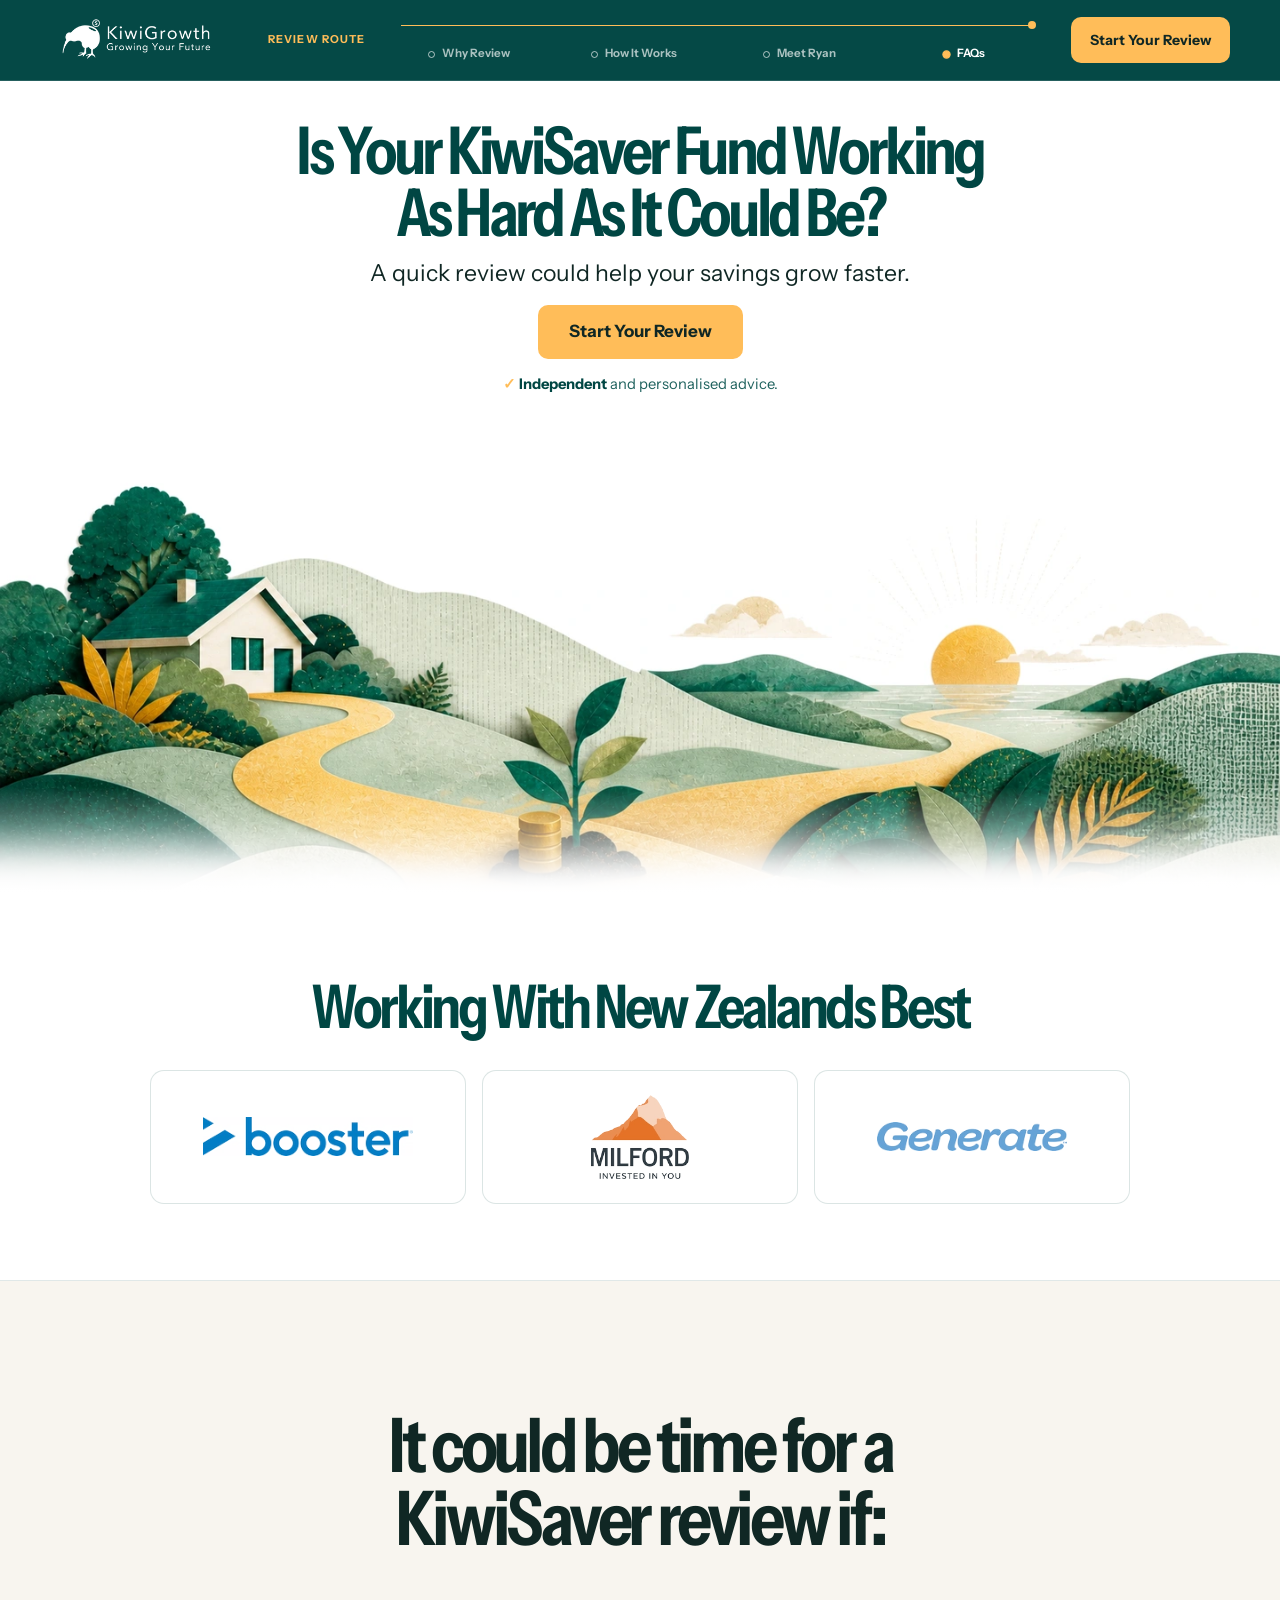
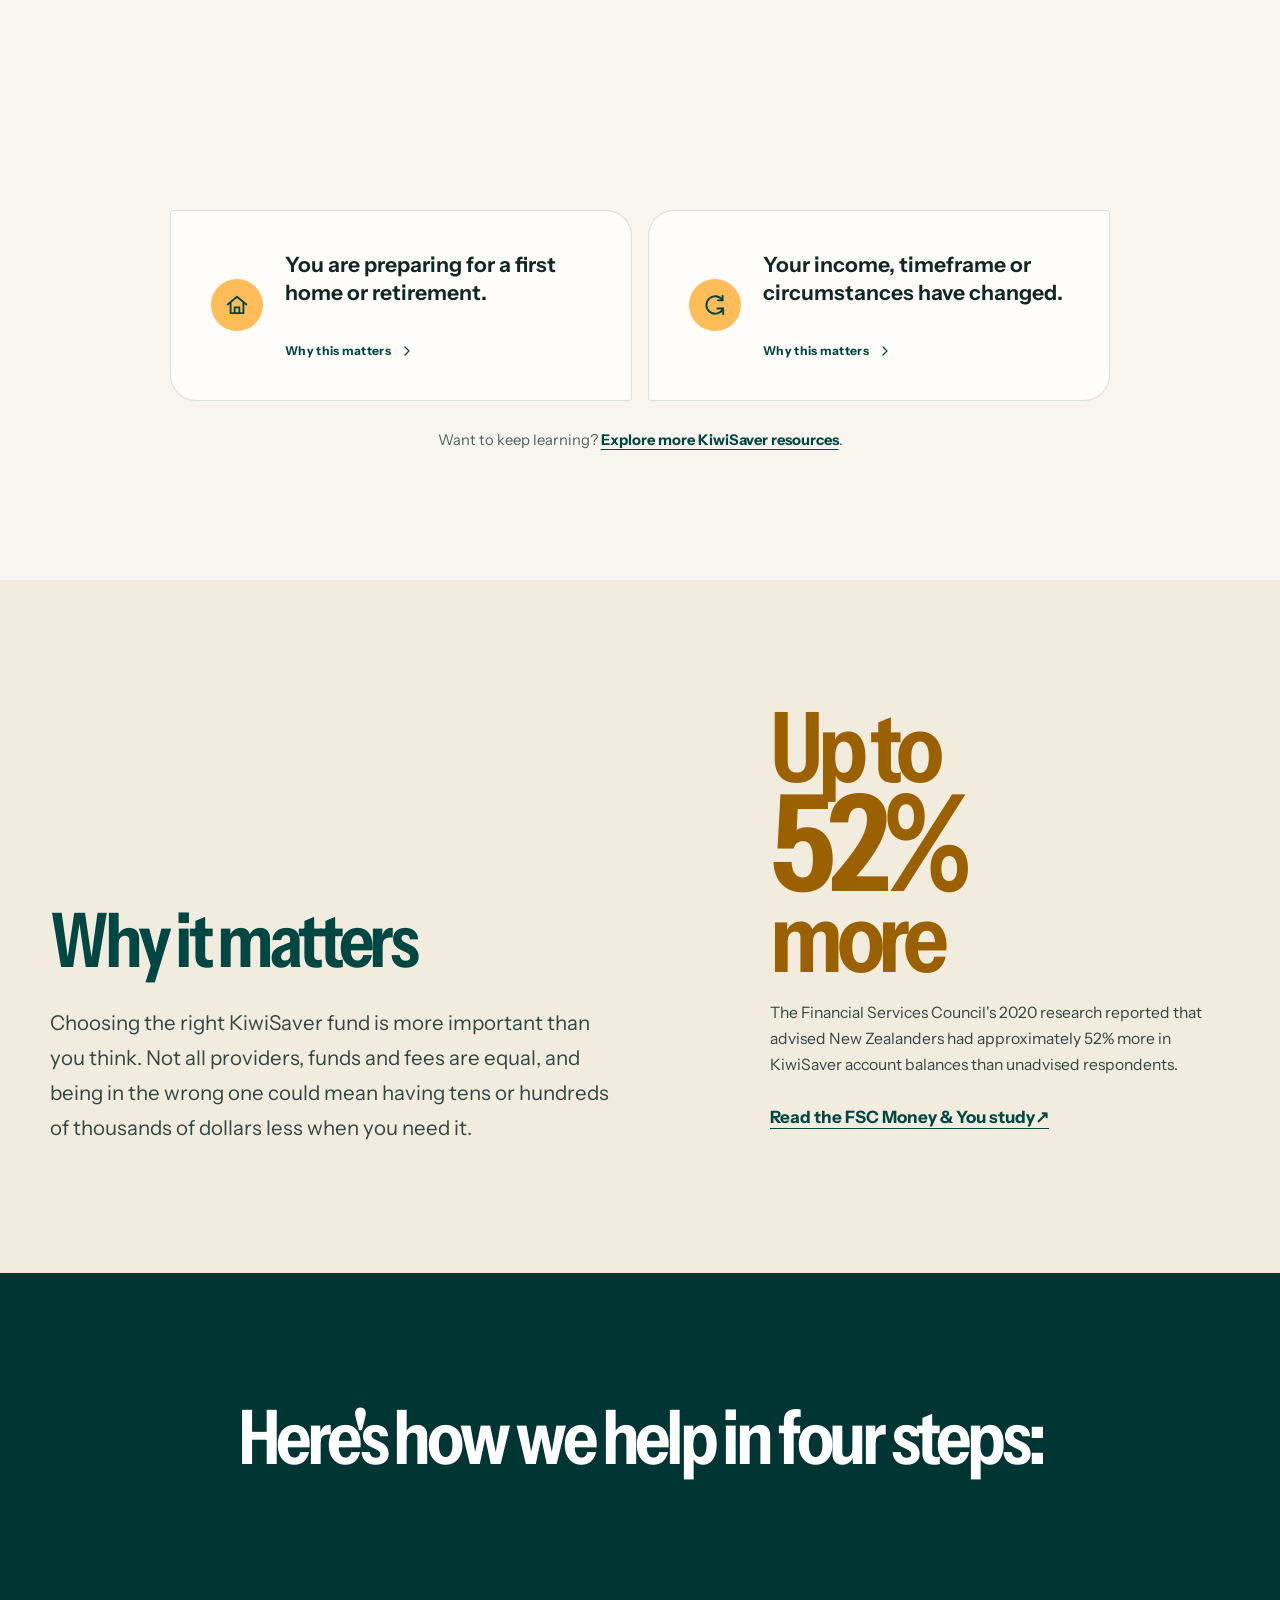
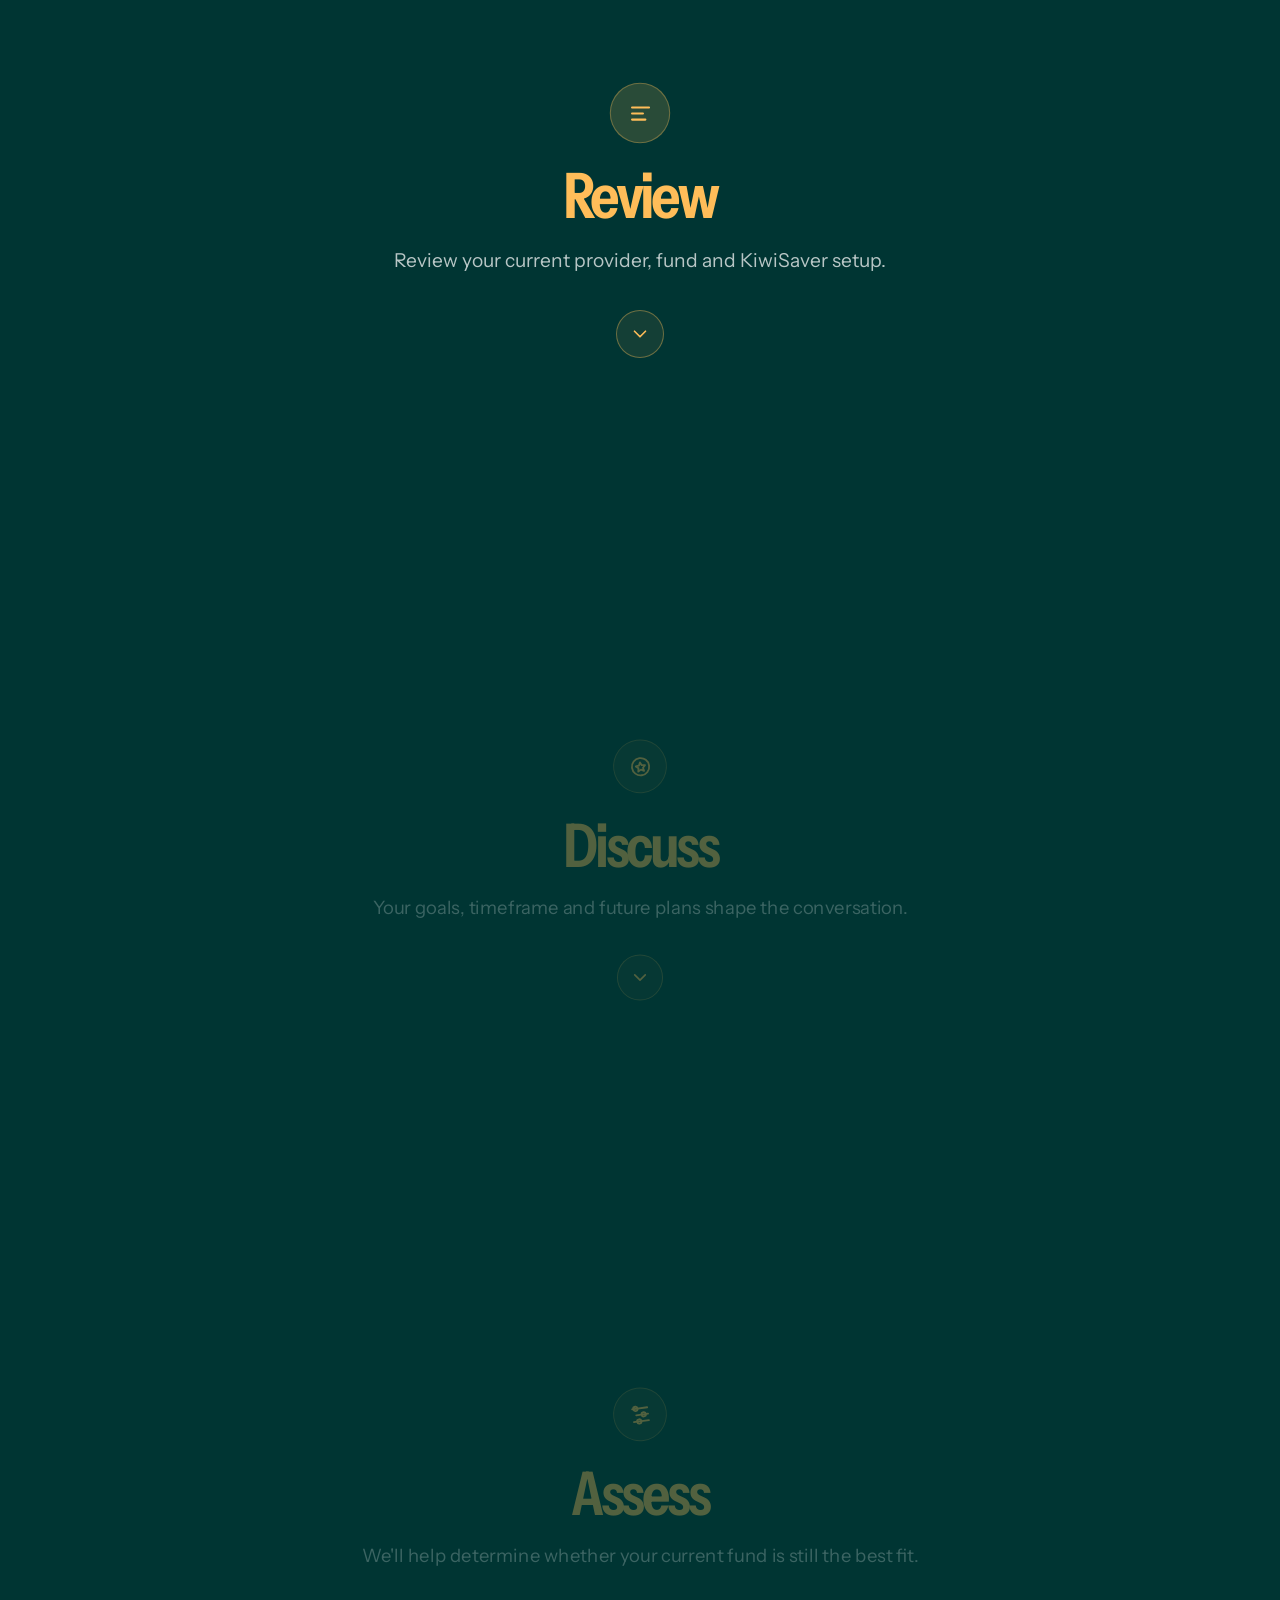
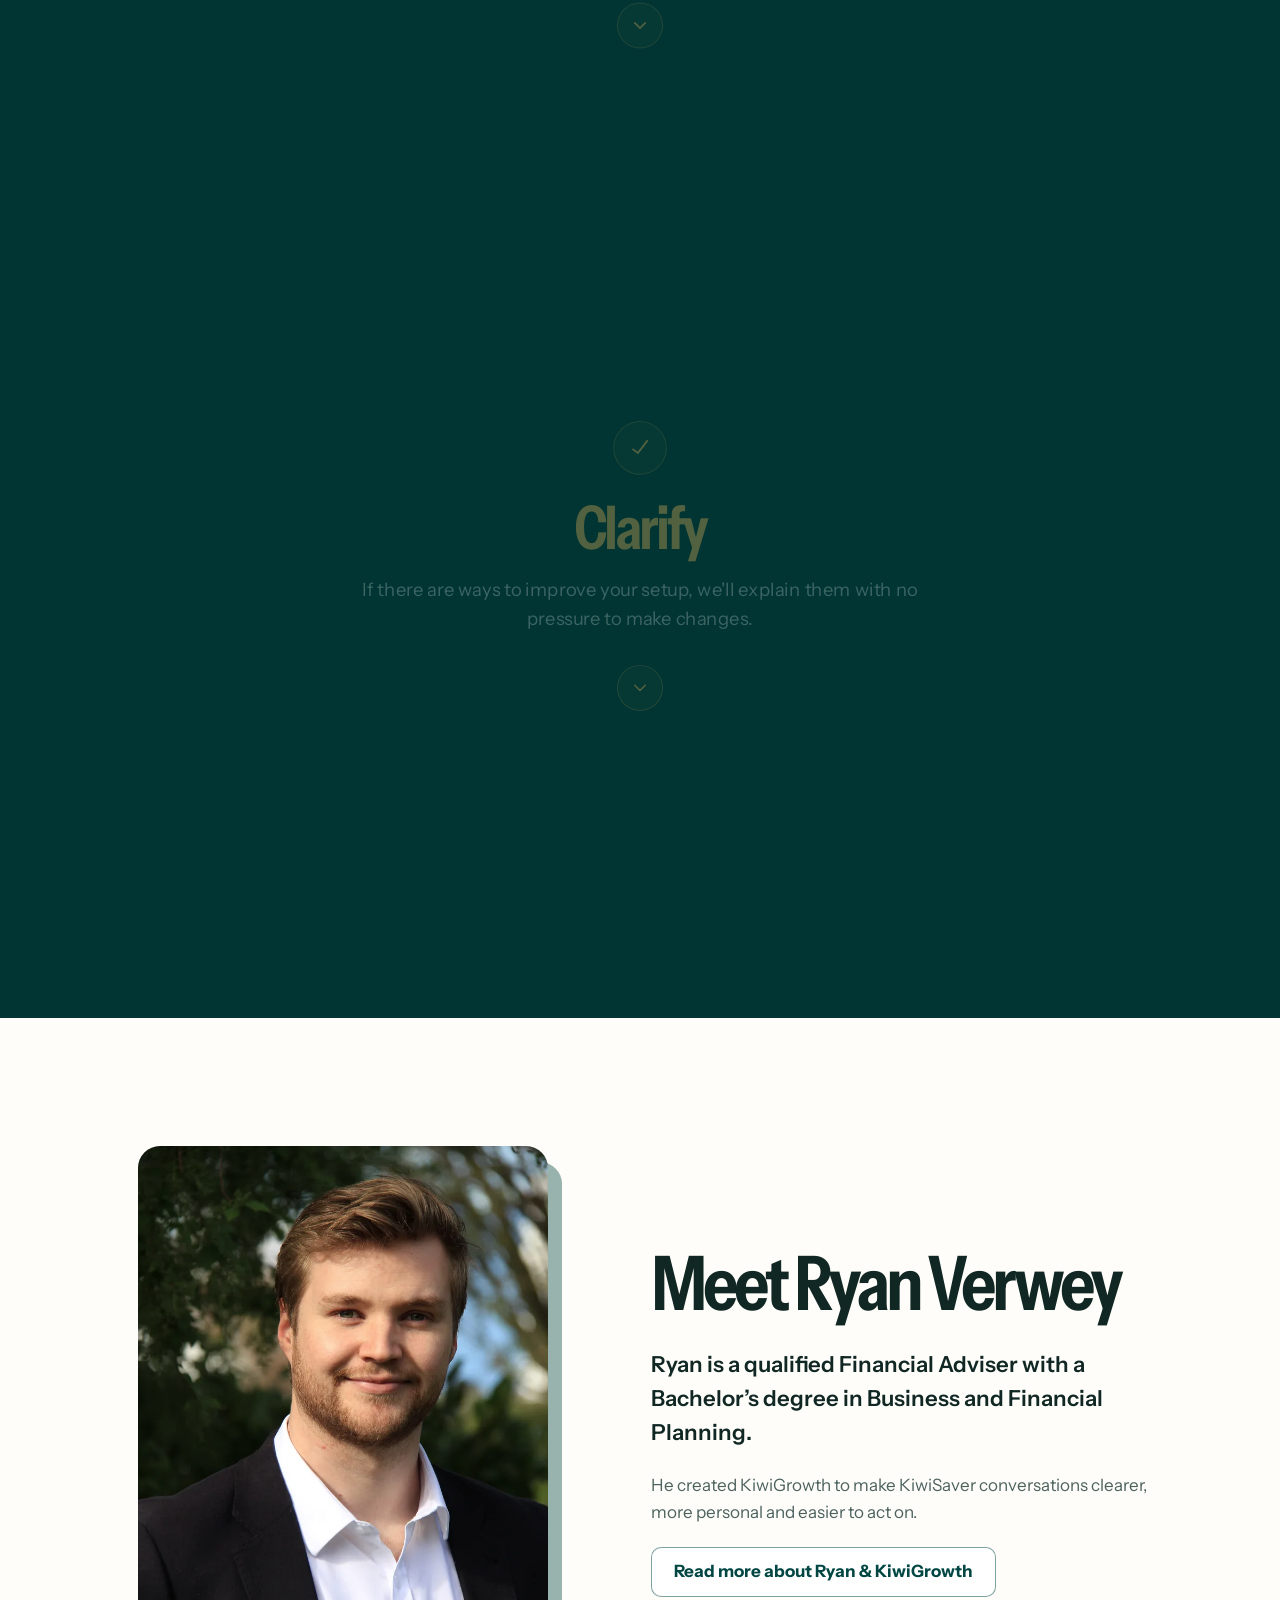
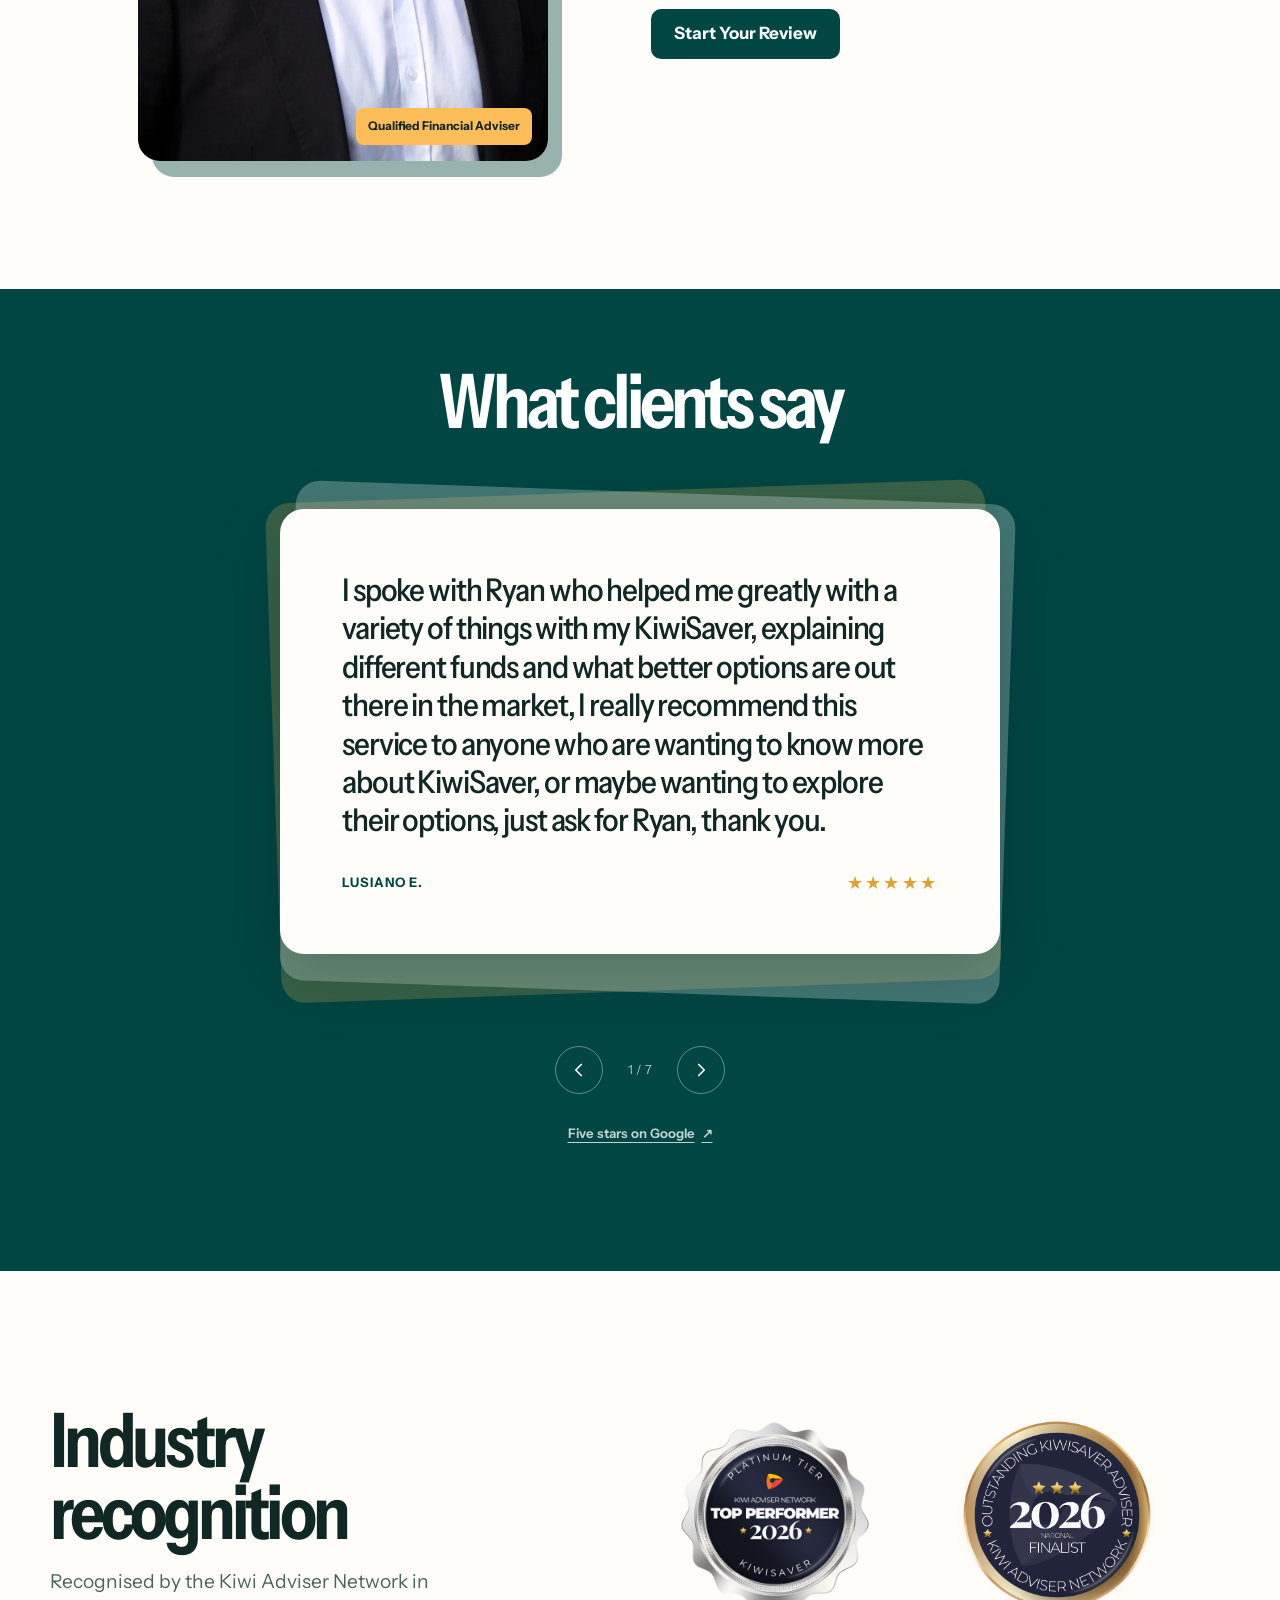
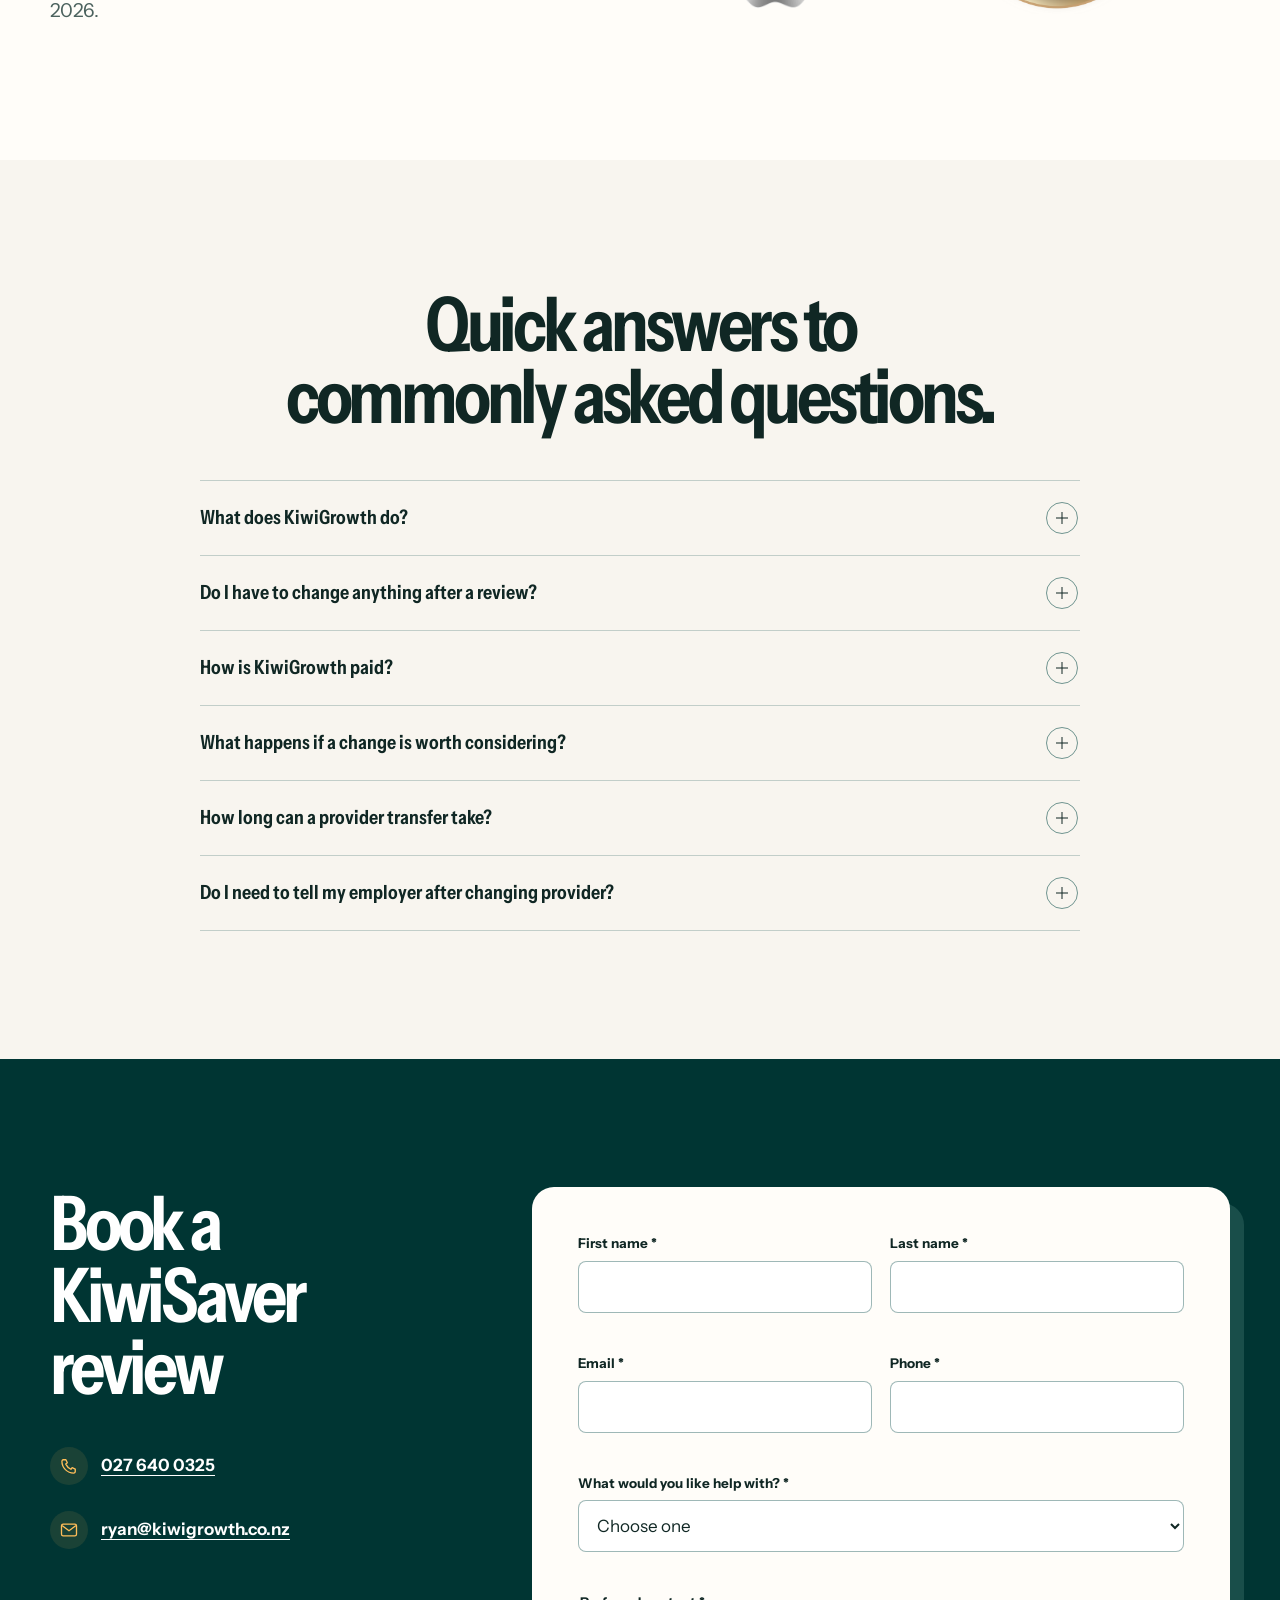
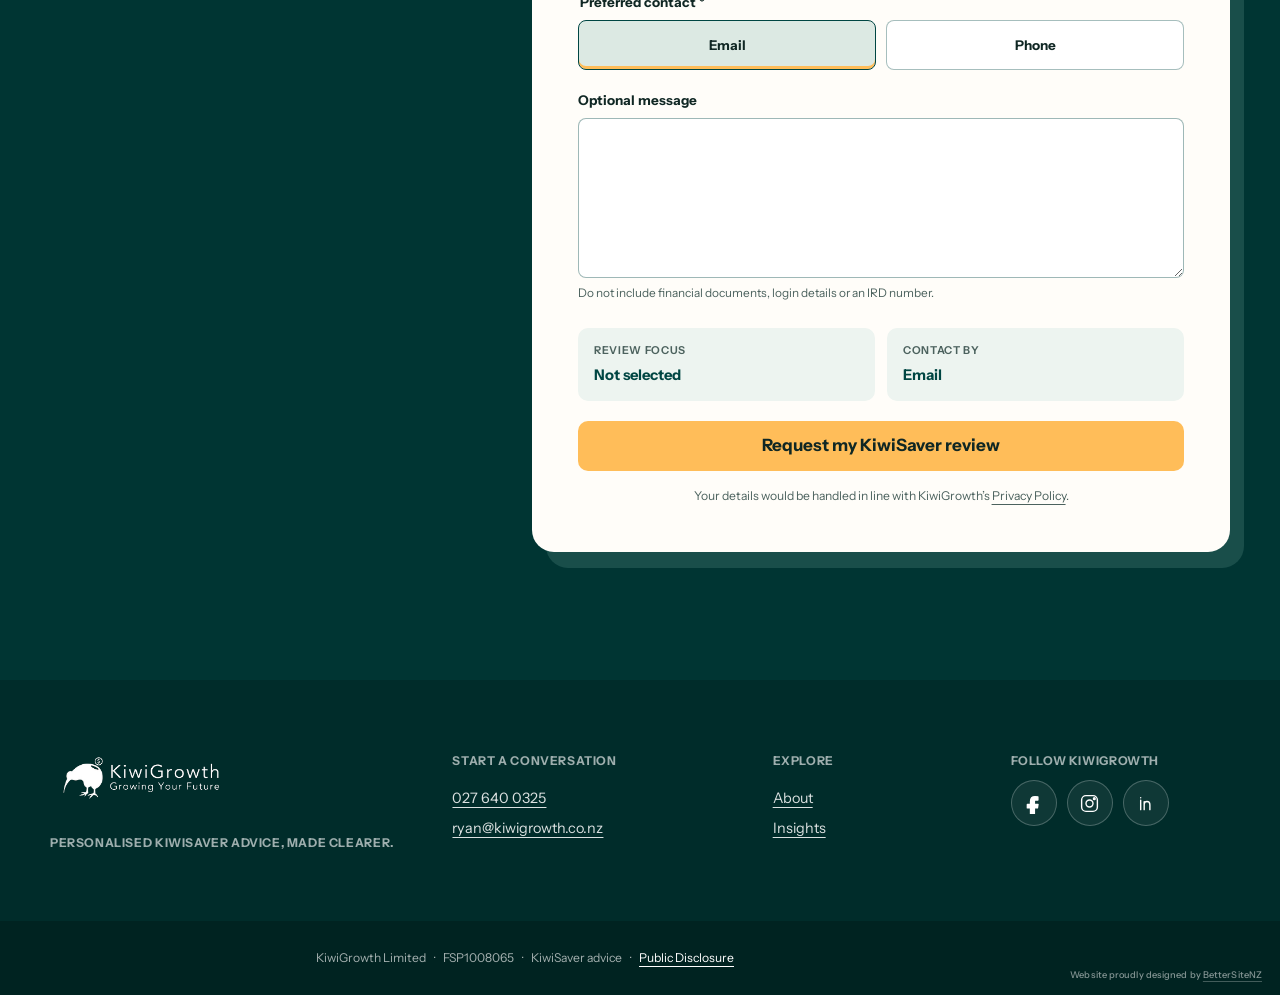
<file: index.html>
<!doctype html>
<html lang="en-NZ">
  <head>
    <meta charset="utf-8">
    <meta name="viewport" content="width=device-width, initial-scale=1">
    <meta name="referrer" content="no-referrer">
    <meta name="theme-color" content="#004643">
    <meta name="description" content="Book a KiwiSaver review with Ryan Verwey at KiwiGrowth.">
    <title>KiwiSaver Review | KiwiGrowth</title>
    <link rel="icon" href="assets/brand/kiwigrowth-favicon-64.png" type="image/png" sizes="64x64">
    <link rel="preload" href="assets/fonts/instrument-sans-latin.woff2" as="font" type="font/woff2" crossorigin>
    <link rel="preload" as="image" href="assets/illustrations/kiwisaver-review-journey-mobile-v2-768.webp" imagesrcset="assets/illustrations/kiwisaver-review-journey-mobile-v2-480.webp 480w, assets/illustrations/kiwisaver-review-journey-mobile-v2-768.webp 768w, assets/illustrations/kiwisaver-review-journey-mobile-v2-1122.webp 1122w" imagesizes="100vw" type="image/webp" media="(max-width: 760px)" fetchpriority="high">
    <link rel="preload" as="image" href="assets/illustrations/kiwisaver-review-journey-wide-v2-1440.webp" imagesrcset="assets/illustrations/kiwisaver-review-journey-wide-v2-768.webp 768w, assets/illustrations/kiwisaver-review-journey-wide-v2-1440.webp 1440w, assets/illustrations/kiwisaver-review-journey-wide-v2-1873.webp 1873w" imagesizes="100vw" type="image/webp" media="(min-width: 761px)" fetchpriority="high">
    <link rel="stylesheet" href="styles.css">
    <link rel="stylesheet" href="index2.css">
    <script>
      (function () {
        document.documentElement.classList.add("js");
        if ("scrollRestoration" in history) history.scrollRestoration = "manual";
        var entry = performance.getEntriesByType && performance.getEntriesByType("navigation")[0];
        if (entry && entry.type === "reload") {
          history.replaceState(null, "", location.pathname + location.search);
          window.addEventListener("pageshow", function () {
            window.setTimeout(function () { window.scrollTo(0, 0); }, 0);
          });
        }
      })();
    </script>
  </head>
  <body class="home-page home-page--alternate">
    <a class="skip-link" href="#main-content">Skip to main content</a>

    <header class="site-header" data-site-header>
      <div class="header-inner">
        <a class="brand" href="#top" aria-label="KiwiGrowth home">
          <picture>
            <source type="image/webp" srcset="assets/brand/kiwigrowth-logo-white-header-320.webp 320w, assets/brand/kiwigrowth-logo-white-header-480.webp 480w" sizes="(max-width: 760px) 148px, 202px">
            <img src="assets/brand/kiwigrowth-logo-white-header.png" alt="KiwiGrowth" width="1440" height="648" decoding="async">
          </picture>
        </a>

        <nav class="review-route review-route--desktop" aria-label="Review Route">
          <span class="review-route__title">Review Route</span>
          <div class="review-route__track" aria-hidden="true">
            <span class="review-route__fill"></span>
            <span class="review-route__marker"></span>
          </div>
          <a href="#why-review" data-route-link="why-review"><span class="route-node" aria-hidden="true"></span>Why Review</a>
          <a href="#how-it-works" data-route-link="how-it-works"><span class="route-node" aria-hidden="true"></span>How It Works</a>
          <a href="#meet-ryan" data-route-link="meet-ryan"><span class="route-node" aria-hidden="true"></span>Meet Ryan</a>
          <a href="#faqs" data-route-link="faqs"><span class="route-node" aria-hidden="true"></span>FAQs</a>
        </nav>

        <div class="header-actions">
          <a class="button button--gold header-cta" href="#request-review" aria-label="Start Your Review">
            <span class="header-cta__desktop">Start Your Review</span>
            <span class="header-cta__mobile" aria-hidden="true">Start</span>
          </a>
          <button class="menu-trigger" type="button" aria-label="Open navigation" aria-haspopup="dialog" aria-controls="mobile-menu" aria-expanded="false" data-menu-open disabled>
            <span class="menu-trigger__icon" aria-hidden="true"><span></span><span></span><span></span></span>
          </button>
        </div>
      </div>
    </header>

    <dialog class="mobile-menu" id="mobile-menu" aria-labelledby="mobile-menu-title" data-mobile-menu>
      <div class="mobile-menu__head">
        <div><span class="route-sheet__kicker">KiwiGrowth</span><p id="mobile-menu-title">Menu</p></div>
        <button type="button" aria-label="Close navigation" data-menu-close>
          <svg viewBox="0 0 24 24" aria-hidden="true"><path d="m6 6 12 12M18 6 6 18"></path></svg>
        </button>
      </div>
      <nav aria-label="Mobile navigation">
        <a href="#why-review" data-menu-link>Why Review</a>
        <a href="#how-it-works" data-menu-link>How It Works</a>
        <a href="#meet-ryan" data-menu-link>Meet Ryan</a>
        <a href="#faqs" data-menu-link>FAQs</a>
        <a href="/about">About</a>
        <a href="/insights">Insights</a>
        <a href="/privacy-and-disclosure">Public Disclosure</a>
      </nav>
      <a class="button button--gold" href="#request-review" data-menu-link>Start Your Review</a>
    </dialog>

    <main id="main-content">
      <section class="hero" id="top" aria-labelledby="hero-title">
        <div class="hero-inner page-shell">
          <h1 id="hero-title"><span class="hero-title-line">Is Your KiwiSaver Fund Working</span> <span class="hero-title-line">As Hard As It Could Be?</span></h1>
          <p class="hero-lede">A quick review could help your savings grow faster.</p>
          <a class="button button--gold hero-cta" href="#request-review">Start Your Review</a>
          <p class="hero-trust"><span aria-hidden="true">✓</span> <strong>Independent</strong> and personalised advice.</p>
          <figure class="hero-visual">
            <picture>
              <source media="(max-width: 760px)" type="image/webp" srcset="assets/illustrations/kiwisaver-review-journey-mobile-v2-480.webp 480w, assets/illustrations/kiwisaver-review-journey-mobile-v2-768.webp 768w, assets/illustrations/kiwisaver-review-journey-mobile-v2-1122.webp 1122w" sizes="100vw" width="1122" height="1402">
              <source type="image/webp" srcset="assets/illustrations/kiwisaver-review-journey-wide-v2-768.webp 768w, assets/illustrations/kiwisaver-review-journey-wide-v2-1440.webp 1440w, assets/illustrations/kiwisaver-review-journey-wide-v2-1873.webp 1873w" sizes="100vw">
              <img class="hero-visual__image" data-hero-image src="assets/illustrations/kiwisaver-review-journey-wide-v2.webp" alt="Layered paper illustration of a path connecting a home, growing savings and a future horizon" width="1873" height="840" decoding="async" fetchpriority="high">
            </picture>
          </figure>
        </div>
      </section>

      <section class="partners" aria-labelledby="partners-title">
        <div class="page-shell partners-inner">
          <h2 id="partners-title">Working With New Zealands Best</h2>
          <div class="partner-grid" aria-label="KiwiGrowth provider partners">
            <div class="partner-logo partner-logo--booster"><picture><source type="image/webp" srcset="assets/provider-logos/booster-kg-2026-240.webp 240w, assets/provider-logos/booster-kg-2026-480.webp 480w" sizes="(max-width: 760px) 92px, 210px"><img src="assets/provider-logos/booster-kg-2026.png" alt="Booster" width="10642" height="1947" loading="lazy" decoding="async"></picture></div>
            <div class="partner-logo partner-logo--milford"><picture><source type="image/webp" srcset="assets/provider-logos/milford-kg-2026-160.webp 160w, assets/provider-logos/milford-kg-2026-240.webp 240w" sizes="99px"><img src="assets/provider-logos/milford-kg-2026.png" alt="Milford" width="1243" height="1055" loading="lazy" decoding="async"></picture></div>
            <div class="partner-logo partner-logo--generate"><picture><source type="image/webp" srcset="assets/provider-logos/generate-kg-2026-240.webp 240w, assets/provider-logos/generate-kg-2026-480.webp 480w" sizes="(max-width: 760px) 92px, 190px"><img src="assets/provider-logos/generate-kg-2026.png" alt="Generate" width="995" height="149" loading="lazy" decoding="async"></picture></div>
          </div>
        </div>
      </section>

      <section class="why-review section" id="why-review" aria-labelledby="why-title" data-route-section>
        <div class="page-shell compact-shell">
          <h2 id="why-title">It could be time for a KiwiSaver review if:</h2>
          <div class="situation-grid" aria-label="Situations KiwiGrowth can help with">
            <a class="situation" href="/review-after-a-few-years" data-situation>
              <svg viewBox="0 0 24 24" aria-hidden="true"><circle cx="12" cy="12" r="8"></circle><path d="M12 7v5l3 2"></path></svg>
              <p>You haven't checked your fund in a few years.</p>
              <span class="situation-action">Why this matters <svg viewBox="0 0 24 24" aria-hidden="true"><path d="m9 6 6 6-6 6"></path></svg></span>
            </a>
            <a class="situation" href="/unsure-which-kiwisaver-fund" data-situation>
              <svg viewBox="0 0 24 24" aria-hidden="true"><circle cx="12" cy="12" r="8"></circle><path d="m14.8 9.2-1.5 4.1-4.1 1.5 1.5-4.1 4.1-1.5Z"></path></svg>
              <p>You are not sure which fund you are in.</p>
              <span class="situation-action">Why this matters <svg viewBox="0 0 24 24" aria-hidden="true"><path d="m9 6 6 6-6 6"></path></svg></span>
            </a>
            <a class="situation" href="/first-home-or-retirement" data-situation>
              <svg viewBox="0 0 24 24" aria-hidden="true"><path d="M4 11.5 12 5l8 6.5"></path><path d="M6.5 10.5V19h11v-8.5M10 19v-5h4v5"></path></svg>
              <p>You are preparing for a first home or retirement.</p>
              <span class="situation-action">Why this matters <svg viewBox="0 0 24 24" aria-hidden="true"><path d="m9 6 6 6-6 6"></path></svg></span>
            </a>
            <a class="situation" href="/circumstances-have-changed" data-situation>
              <svg viewBox="0 0 24 24" aria-hidden="true"><path d="M18.5 8A7.5 7.5 0 1 0 19 15"></path><path d="M18.5 4v4h-4M19 20v-5h-5"></path></svg>
              <p>Your income, timeframe or circumstances have changed.</p>
              <span class="situation-action">Why this matters <svg viewBox="0 0 24 24" aria-hidden="true"><path d="m9 6 6 6-6 6"></path></svg></span>
            </a>
          </div>
          <p class="resources-link">Want to keep learning? <a href="/insights">Explore more KiwiSaver resources</a>.</p>
        </div>
      </section>

      <section class="why-it-matters section" aria-labelledby="why-it-matters-title">
        <div class="page-shell why-it-matters__layout">
          <div class="why-it-matters__copy">
            <h2 id="why-it-matters-title">Why it matters</h2>
            <p>Choosing the right KiwiSaver fund is more important than you think. Not all providers, funds and fees are equal, and being in the wrong one could mean having tens or hundreds of thousands of dollars less when you need it.</p>
          </div>
          <aside class="why-it-matters__evidence" aria-label="Financial Services Council research finding">
            <p class="why-it-matters__stat">Up to <strong>52%</strong> more</p>
            <p>The Financial Services Council's 2020 research reported that advised New Zealanders had approximately 52% more in KiwiSaver account balances than unadvised respondents.</p>
            <a href="https://f.hubspotusercontent10.net/hubfs/7422267/FSC%20Corporate/Research%20Reports/FSC%20-%20Money%20%26%20You%20-%20Literacy%2c%20Insight%2c%20Advice%20-%20August%202020.pdf" target="_blank" rel="noopener noreferrer">Read the FSC Money &amp; You study<span aria-hidden="true"> ↗</span></a>
          </aside>
        </div>
      </section>

      <section class="process-section section" id="how-it-works" aria-labelledby="process-title" data-route-section>
        <div class="page-shell process-shell">
          <h2 id="process-title">Here's how we help in four steps:</h2>
          <div class="process-steps" data-process-steps>
            <article class="process-step is-active" id="review-step-1" data-process-step>
              <span class="process-mark" aria-hidden="true"><svg viewBox="0 0 24 24"><path d="M5 7h14M5 12h9M5 17h11"></path></svg></span>
              <h3>Review</h3>
              <p>Review your current provider, fund and KiwiSaver setup.</p>
              <a class="step-next" href="#review-step-2" aria-label="Continue to discuss what matters"><svg viewBox="0 0 24 24" aria-hidden="true"><path d="m6 9 6 6 6-6"></path></svg></a>
            </article>
            <article class="process-step" id="review-step-2" data-process-step>
              <span class="process-mark" aria-hidden="true"><svg viewBox="0 0 24 24"><circle cx="12" cy="12" r="8"></circle><path d="m12 8 1.3 2.7 3 .4-2.2 2.1.6 3-2.7-1.5-2.7 1.5.6-3-2.2-2.1 3-.4L12 8Z"></path></svg></span>
              <h3>Discuss</h3>
              <p>Your goals, timeframe and future plans shape the conversation.</p>
              <a class="step-next" href="#review-step-3" aria-label="Continue to assess your options"><svg viewBox="0 0 24 24" aria-hidden="true"><path d="m6 9 6 6 6-6"></path></svg></a>
            </article>
            <article class="process-step" id="review-step-3" data-process-step>
              <span class="process-mark" aria-hidden="true"><svg viewBox="0 0 24 24"><path d="M5 6h14M8 12h11M5 18h14"></path><circle cx="8" cy="6" r="2"></circle><circle cx="15" cy="12" r="2"></circle><circle cx="10" cy="18" r="2"></circle></svg></span>
              <h3>Assess</h3>
              <p>We'll help determine whether your current fund is still the best fit.</p>
              <a class="step-next" href="#review-step-4" aria-label="Continue to clarify the way forward"><svg viewBox="0 0 24 24" aria-hidden="true"><path d="m6 9 6 6 6-6"></path></svg></a>
            </article>
            <article class="process-step" id="review-step-4" data-process-step>
              <span class="process-mark" aria-hidden="true"><svg viewBox="0 0 24 24"><path d="m5 12 4 4L19 6"></path></svg></span>
              <h3>Clarify</h3>
              <p>If there are ways to improve your setup, we'll explain them with no pressure to make changes.</p>
              <a class="step-next" href="#meet-ryan" aria-label="Continue to meet Ryan Verwey"><svg viewBox="0 0 24 24" aria-hidden="true"><path d="m6 9 6 6 6-6"></path></svg></a>
            </article>
          </div>
        </div>
      </section>

      <section class="ryan-section section" id="meet-ryan" aria-labelledby="ryan-title" data-route-section>
        <div class="page-shell ryan-layout">
          <div class="portrait-frame" data-trust-frame>
            <picture>
              <source type="image/webp" srcset="assets/generated/ryan-verwey-480.webp 480w, assets/generated/ryan-verwey-768.webp 768w, assets/generated/ryan-verwey-1024.webp 1024w" sizes="(max-width: 767px) calc(100vw - 40px), 42vw">
                <img src="assets/generated/ryan-verwey-1024.webp" alt="Ryan Verwey, KiwiGrowth financial adviser" width="1024" height="1536" loading="lazy" decoding="async">
            </picture>
            <span class="portrait-caption">Qualified Financial Adviser</span>
          </div>
          <div class="ryan-copy">
            <h2 id="ryan-title">Meet Ryan Verwey</h2>
            <p class="ryan-lede">Ryan is a qualified Financial Adviser with a Bachelor’s degree in Business and Financial Planning.</p>
            <p>He created KiwiGrowth to make KiwiSaver conversations clearer, more personal and easier to act on.</p>
            <div class="ryan-actions">
              <a class="button button--outline-dark" href="/about">Read more about Ryan &amp; KiwiGrowth</a>
              <a class="button button--green" href="#request-review">Start Your Review</a>
            </div>
          </div>
        </div>
      </section>

      <section class="testimonials section" aria-labelledby="testimonials-title">
        <div class="page-shell compact-shell testimonials-inner">
          <h2 id="testimonials-title">What clients say</h2>
          <div class="proof-stage" data-proof-stage>
            <blockquote class="proof-card is-active" data-testimonial aria-hidden="false">
              <p>I spoke with Ryan who helped me greatly with a variety of things with my KiwiSaver, explaining different funds and what better options are out there in the market, I really recommend this service to anyone who are wanting to know more about KiwiSaver, or maybe wanting to explore their options, just ask for Ryan, thank you.</p>
              <footer>Lusiano E.</footer>
              <span class="review-stars" role="img" aria-label="5 out of 5 stars"><span aria-hidden="true">★★★★★</span></span>
            </blockquote>
            <blockquote class="proof-card" data-testimonial aria-hidden="true">
              <p>Ryan was great to deal with and has a excellent understanding of the finance industry, he also listens to you and is able to answer any questions you might have with regards to your Kiwi saver.<br>I would highly recommend talking to Ryan if you have any issues with your Kiwi saver.</p>
              <footer>Andrew L.</footer>
              <span class="review-stars" role="img" aria-label="5 out of 5 stars"><span aria-hidden="true">★★★★★</span></span>
            </blockquote>
            <blockquote class="proof-card" data-testimonial aria-hidden="true">
              <p>I had an amazing experience with Ryan! He made sorting out my KiwiSaver so easy, explaining everything in a way that actually made sense. Super friendly, professional, and genuinely wanted the best for me. Highly recommend!!</p>
              <footer>Amy W.</footer>
              <span class="review-stars" role="img" aria-label="5 out of 5 stars"><span aria-hidden="true">★★★★★</span></span>
            </blockquote>
            <blockquote class="proof-card" data-testimonial aria-hidden="true">
              <p>Can highly recommend working with Ryan! You can tell he's really passionate about what he does and wants to get the best results for YOU! Very professional, thanks Ryan :)</p>
              <footer>Finn S.</footer>
              <span class="review-stars" role="img" aria-label="5 out of 5 stars"><span aria-hidden="true">★★★★★</span></span>
            </blockquote>
            <blockquote class="proof-card" data-testimonial aria-hidden="true">
              <p>Ryan took the time to properly and patiently explain the process and benefits of moving my Kiwisaver. I can highly recommend speaking to him.</p>
              <footer>Annette V.</footer>
              <span class="review-stars" role="img" aria-label="5 out of 5 stars"><span aria-hidden="true">★★★★★</span></span>
            </blockquote>
            <blockquote class="proof-card" data-testimonial aria-hidden="true">
              <p>Ryan was very helpful and made it very clear about KiwiSaver, and he actually cares about the customer. Would highly recommend</p>
              <footer>Todd S.</footer>
              <span class="review-stars" role="img" aria-label="5 out of 5 stars"><span aria-hidden="true">★★★★★</span></span>
            </blockquote>
            <blockquote class="proof-card" data-testimonial aria-hidden="true">
              <p>Real legend helped me sus out my kiwisaver 10/10</p>
              <footer>Luc M.</footer>
              <span class="review-stars" role="img" aria-label="5 out of 5 stars"><span aria-hidden="true">★★★★★</span></span>
            </blockquote>
          </div>
          <div class="testimonial-controls">
            <button type="button" aria-label="Previous review" data-testimonial-prev disabled>
              <svg viewBox="0 0 24 24" aria-hidden="true"><path d="m14.5 6-6 6 6 6"></path></svg>
            </button>
            <p aria-live="polite" aria-atomic="true" data-testimonial-status>1 / 7</p>
            <button type="button" aria-label="Next review" data-testimonial-next disabled>
              <svg viewBox="0 0 24 24" aria-hidden="true"><path d="m9.5 6 6 6-6 6"></path></svg>
            </button>
          </div>
          <a class="google-reviews-link" href="https://share.google/8tg1vkf49PDxyv7ZI" target="_blank" rel="noopener noreferrer">Five stars on Google <span aria-hidden="true">↗</span></a>
        </div>
      </section>

      <section class="recognition section" aria-labelledby="recognition-title">
        <div class="page-shell recognition-layout">
          <div class="recognition-copy">
            <h2 id="recognition-title">Industry recognition</h2>
            <p>Recognised by the Kiwi Adviser Network in 2026.</p>
          </div>
          <div class="recognition-badges" aria-label="Kiwi Adviser Network recognition">
            <div class="recognition-badge-frame">
              <img class="recognition-badge recognition-badge--platinum" src="assets/recognition/Platinum%20KiwiSaver.png" alt="Kiwi Adviser Network Platinum Tier Top Performer 2026 for KiwiSaver" width="2160" height="2160" loading="lazy" decoding="async" fetchpriority="low">
            </div>
            <div class="recognition-badge-frame">
              <img class="recognition-badge recognition-badge--finalist" src="assets/recognition/Outstanding%20KiwiSaver%20Adviser%20Recognition%20(National).png" alt="Kiwi Adviser Network Outstanding KiwiSaver Adviser National Finalist 2026" width="3375" height="3375" loading="lazy" decoding="async" fetchpriority="low">
            </div>
          </div>
        </div>
      </section>

      <section class="faq-section section" id="faqs" aria-labelledby="faq-title" data-route-section>
        <div class="page-shell compact-shell faq-inner">
          <h2 id="faq-title">Quick answers to commonly asked questions.</h2>
          <div class="faq-list">
            <article class="faq-item">
              <h3><button type="button" aria-expanded="false" aria-controls="faq-answer-1" id="faq-button-1" disabled><span>What does KiwiGrowth do?</span><span class="faq-icon" aria-hidden="true"></span></button></h3>
              <div class="faq-answer" id="faq-answer-1" role="region" aria-labelledby="faq-button-1" aria-hidden="true" inert><div><p>KiwiGrowth reviews your needs and current KiwiSaver setup, considers options within its disclosed advice scope, and explains suitable next steps clearly. If a transfer is relevant and you choose to proceed, KiwiGrowth can help with the process.</p></div></div>
            </article>
            <article class="faq-item">
              <h3><button type="button" aria-expanded="false" aria-controls="faq-answer-2" id="faq-button-2" disabled><span>Do I have to change anything after a review?</span><span class="faq-icon" aria-hidden="true"></span></button></h3>
              <div class="faq-answer" id="faq-answer-2" role="region" aria-labelledby="faq-button-2" aria-hidden="true" inert><div><p>No. A review can simply help you understand your current setup. If a change is worth considering, Ryan will explain the available options and the decision remains yours.</p></div></div>
            </article>
            <article class="faq-item">
              <h3><button type="button" aria-expanded="false" aria-controls="faq-answer-3" id="faq-button-3" disabled><span>How is KiwiGrowth paid?</span><span class="faq-icon" aria-hidden="true"></span></button></h3>
              <div class="faq-answer" id="faq-answer-3" role="region" aria-labelledby="faq-button-3" aria-hidden="true" inert><div><p>KiwiGrowth receives commissions from KiwiSaver providers on whose products it gives financial advice. The <a href="/privacy-and-disclosure">Public Disclosure</a> explains the remuneration and how conflicts of interest are managed.</p></div></div>
            </article>
            <article class="faq-item">
              <h3><button type="button" aria-expanded="false" aria-controls="faq-answer-4" id="faq-button-4" disabled><span>What happens if a change is worth considering?</span><span class="faq-icon" aria-hidden="true"></span></button></h3>
              <div class="faq-answer" id="faq-answer-4" role="region" aria-labelledby="faq-button-4" aria-hidden="true" inert><div><p>Ryan will explain the available options so you can make an informed decision. Changing provider or fund is not automatic or required.</p></div></div>
            </article>
            <article class="faq-item">
              <h3><button type="button" aria-expanded="false" aria-controls="faq-answer-5" id="faq-button-5" disabled><span>How long can a provider transfer take?</span><span class="faq-icon" aria-hidden="true"></span></button></h3>
              <div class="faq-answer" id="faq-answer-5" role="region" aria-labelledby="faq-button-5" aria-hidden="true" inert><div><p>KiwiGrowth’s current guidance says a provider transfer typically takes 7–10 business days. Actual timing can vary, so this is not guaranteed.</p></div></div>
            </article>
            <article class="faq-item">
              <h3><button type="button" aria-expanded="false" aria-controls="faq-answer-6" id="faq-button-6" disabled><span>Do I need to tell my employer after changing provider?</span><span class="faq-icon" aria-hidden="true"></span></button></h3>
              <div class="faq-answer" id="faq-answer-6" role="region" aria-labelledby="faq-button-6" aria-hidden="true" inert><div><p>KiwiGrowth’s current guidance says you do not need to notify your employer after changing provider. Employee and employer contributions are paid to Inland Revenue, which directs them to your designated KiwiSaver provider.</p></div></div>
            </article>
          </div>
        </div>
      </section>

      <section class="request-section section" id="request-review" aria-labelledby="request-title">
        <div class="page-shell request-layout">
          <div class="request-intro">
            <h2 id="request-title">Book a KiwiSaver review</h2>
            <div class="request-contact">
              <a href="tel:+64276400325">
                <svg viewBox="0 0 24 24" aria-hidden="true"><path d="M8.3 4.5 10 8.2 8.1 9.7a13.5 13.5 0 0 0 6.2 6.2l1.5-1.9 3.7 1.7v3a1.8 1.8 0 0 1-1.8 1.8A14.2 14.2 0 0 1 3.5 6.3a1.8 1.8 0 0 1 1.8-1.8h3Z"></path></svg>
                <span>027 640 0325</span>
              </a>
              <a href="mailto:ryan@kiwigrowth.co.nz">
                <svg viewBox="0 0 24 24" aria-hidden="true"><rect x="3" y="5" width="18" height="14" rx="2"></rect><path d="m4 7 8 6 8-6"></path></svg>
                <span>ryan@kiwigrowth.co.nz</span>
              </a>
            </div>
          </div>

          <form class="review-form" action="https://api.web3forms.com/submit" method="post" data-review-form novalidate>
            <input type="hidden" name="access_key" value="ae547de6-17e2-4ef4-9576-917c49618320">
            <input type="hidden" name="subject" value="New KiwiSaver review request">
            <input type="hidden" name="from_name" value="KiwiGrowth Website">
            <input type="checkbox" name="botcheck" tabindex="-1" autocomplete="off" aria-hidden="true" hidden>
            <div class="form-error-summary" role="alert" tabindex="-1" hidden data-error-summary></div>
            <div class="form-grid">
              <div class="field">
                <label for="first-name">First name <span aria-hidden="true">*</span></label>
                <input id="first-name" name="first-name" type="text" autocomplete="given-name" required aria-describedby="first-name-error">
                <span class="field-error" id="first-name-error"></span>
              </div>
              <div class="field">
                <label for="last-name">Last name <span aria-hidden="true">*</span></label>
                <input id="last-name" name="last-name" type="text" autocomplete="family-name" required aria-describedby="last-name-error">
                <span class="field-error" id="last-name-error"></span>
              </div>
              <div class="field">
                <label for="email">Email <span aria-hidden="true">*</span></label>
                <input id="email" name="email" type="email" autocomplete="email" required aria-describedby="email-error">
                <span class="field-error" id="email-error"></span>
              </div>
              <div class="field">
                <label for="phone">Phone <span aria-hidden="true">*</span></label>
                <input id="phone" name="phone" type="tel" autocomplete="tel" inputmode="tel" required aria-describedby="phone-error">
                <span class="field-error" id="phone-error"></span>
              </div>
              <div class="field field--wide">
                <label for="review-goal">What would you like help with? <span aria-hidden="true">*</span></label>
                <select id="review-goal" name="review-goal" required aria-describedby="review-goal-error" data-review-goal>
                  <option value="">Choose one</option>
                  <option value="First home">First home</option>
                  <option value="Retirement">Retirement</option>
                  <option value="Review my current fund">Review my current fund</option>
                  <option value="Understand my options">Understand my options</option>
                  <option value="Something else">Something else</option>
                </select>
                <span class="field-error" id="review-goal-error"></span>
              </div>
              <fieldset class="field field--wide contact-choice">
                <legend>Preferred contact <span aria-hidden="true">*</span></legend>
                <div>
                  <label><input type="radio" name="contact-method" value="Email" checked><span>Email</span></label>
                  <label><input type="radio" name="contact-method" value="Phone"><span>Phone</span></label>
                </div>
              </fieldset>
              <div class="field field--wide">
                <label for="message">Optional message</label>
                <textarea id="message" name="message" rows="5" aria-describedby="message-hint"></textarea>
                <span class="field-hint" id="message-hint">Do not include financial documents, login details or an IRD number.</span>
              </div>
            </div>

            <div class="review-ticket" aria-live="polite" data-review-ticket>
              <span><small>Review focus</small><strong data-ticket-goal>Not selected</strong></span>
              <span><small>Contact by</small><strong data-ticket-contact>Email</strong></span>
            </div>

            <button class="button button--gold form-submit" type="button" data-form-submit disabled>Request my KiwiSaver review</button>
            <p class="form-demo-message" role="status" aria-live="polite" hidden data-form-message></p>
            <p class="privacy-line">Your details would be handled in line with KiwiGrowth’s <a href="/privacy-and-disclosure">Privacy Policy</a>.</p>
          </form>
        </div>
      </section>
    </main>

    <footer class="site-footer" data-site-footer>
      <div class="page-shell footer-grid">
        <div class="footer-brand">
          <a href="#top" aria-label="KiwiGrowth home"><picture><source type="image/webp" srcset="assets/brand/kiwigrowth-logo-white-footer-320.webp 320w, assets/brand/kiwigrowth-logo-white-footer-480.webp 480w" sizes="184px"><img src="assets/brand/kiwigrowth-logo-white-footer.png" alt="KiwiGrowth" width="1440" height="648" loading="lazy" decoding="async"></picture></a>
          <p>Personalised KiwiSaver advice, made clearer.</p>
        </div>
        <div class="footer-contact">
          <p>Start a conversation</p>
          <a href="tel:+64276400325">027 640 0325</a>
          <a href="mailto:ryan@kiwigrowth.co.nz">ryan@kiwigrowth.co.nz</a>
        </div>
        <nav class="footer-links" aria-label="Footer navigation">
          <p>Explore</p>
          <a href="/about">About</a>
          <a href="/insights">Insights</a>
        </nav>
        <div class="footer-socials">
          <p>Follow KiwiGrowth</p>
          <div>
            <a href="https://www.facebook.com/kiwigrowth.nz" target="_blank" rel="noopener noreferrer" aria-label="KiwiGrowth on Facebook">
              <svg viewBox="0 0 24 24" aria-hidden="true"><path d="M14 8h3V4.5c-.5-.1-2-.2-3.2-.2-3.1 0-5.2 1.9-5.2 5.4V13H5v4h3.6v7H13v-7h3.5l.6-4H13v-2.9c0-1.2.3-2.1 1-2.1Z"></path></svg>
            </a>
            <a href="https://www.instagram.com/kiwigrowth.nz/" target="_blank" rel="noopener noreferrer" aria-label="KiwiGrowth on Instagram">
              <svg viewBox="0 0 24 24" aria-hidden="true"><rect x="3" y="3" width="18" height="18" rx="5"></rect><circle cx="12" cy="12" r="4"></circle><circle cx="17.5" cy="6.5" r="1"></circle></svg>
            </a>
            <a href="https://www.linkedin.com/company/kiwigrowthnz/" target="_blank" rel="noopener noreferrer" aria-label="KiwiGrowth on LinkedIn">
              <svg viewBox="0 0 24 24" aria-hidden="true"><path d="M6.5 8.2V19M6.5 5.3v.1M10.5 19v-6c0-2 1.4-3.3 3.2-3.3 2 0 3.3 1.3 3.3 3.6V19M10.5 10v9"></path></svg>
            </a>
          </div>
        </div>
      </div>
      <div class="footer-legal">
        <div class="footer-regulatory"><span>KiwiGrowth Limited</span><span aria-hidden="true">·</span><span>FSP1008065</span><span aria-hidden="true">·</span><span>KiwiSaver advice</span><span aria-hidden="true">·</span><a href="/privacy-and-disclosure">Public Disclosure</a></div>
        <small class="site-credit">Website proudly designed by <a href="https://bettersite.co.nz/" target="_blank" rel="noopener noreferrer">BetterSiteNZ</a></small>
      </div>
    </footer>

    <a class="mobile-sticky-cta" href="#request-review" data-mobile-cta>Start Your Review</a>
    <script src="script.js" defer></script>
  </body>
</html>
</file>
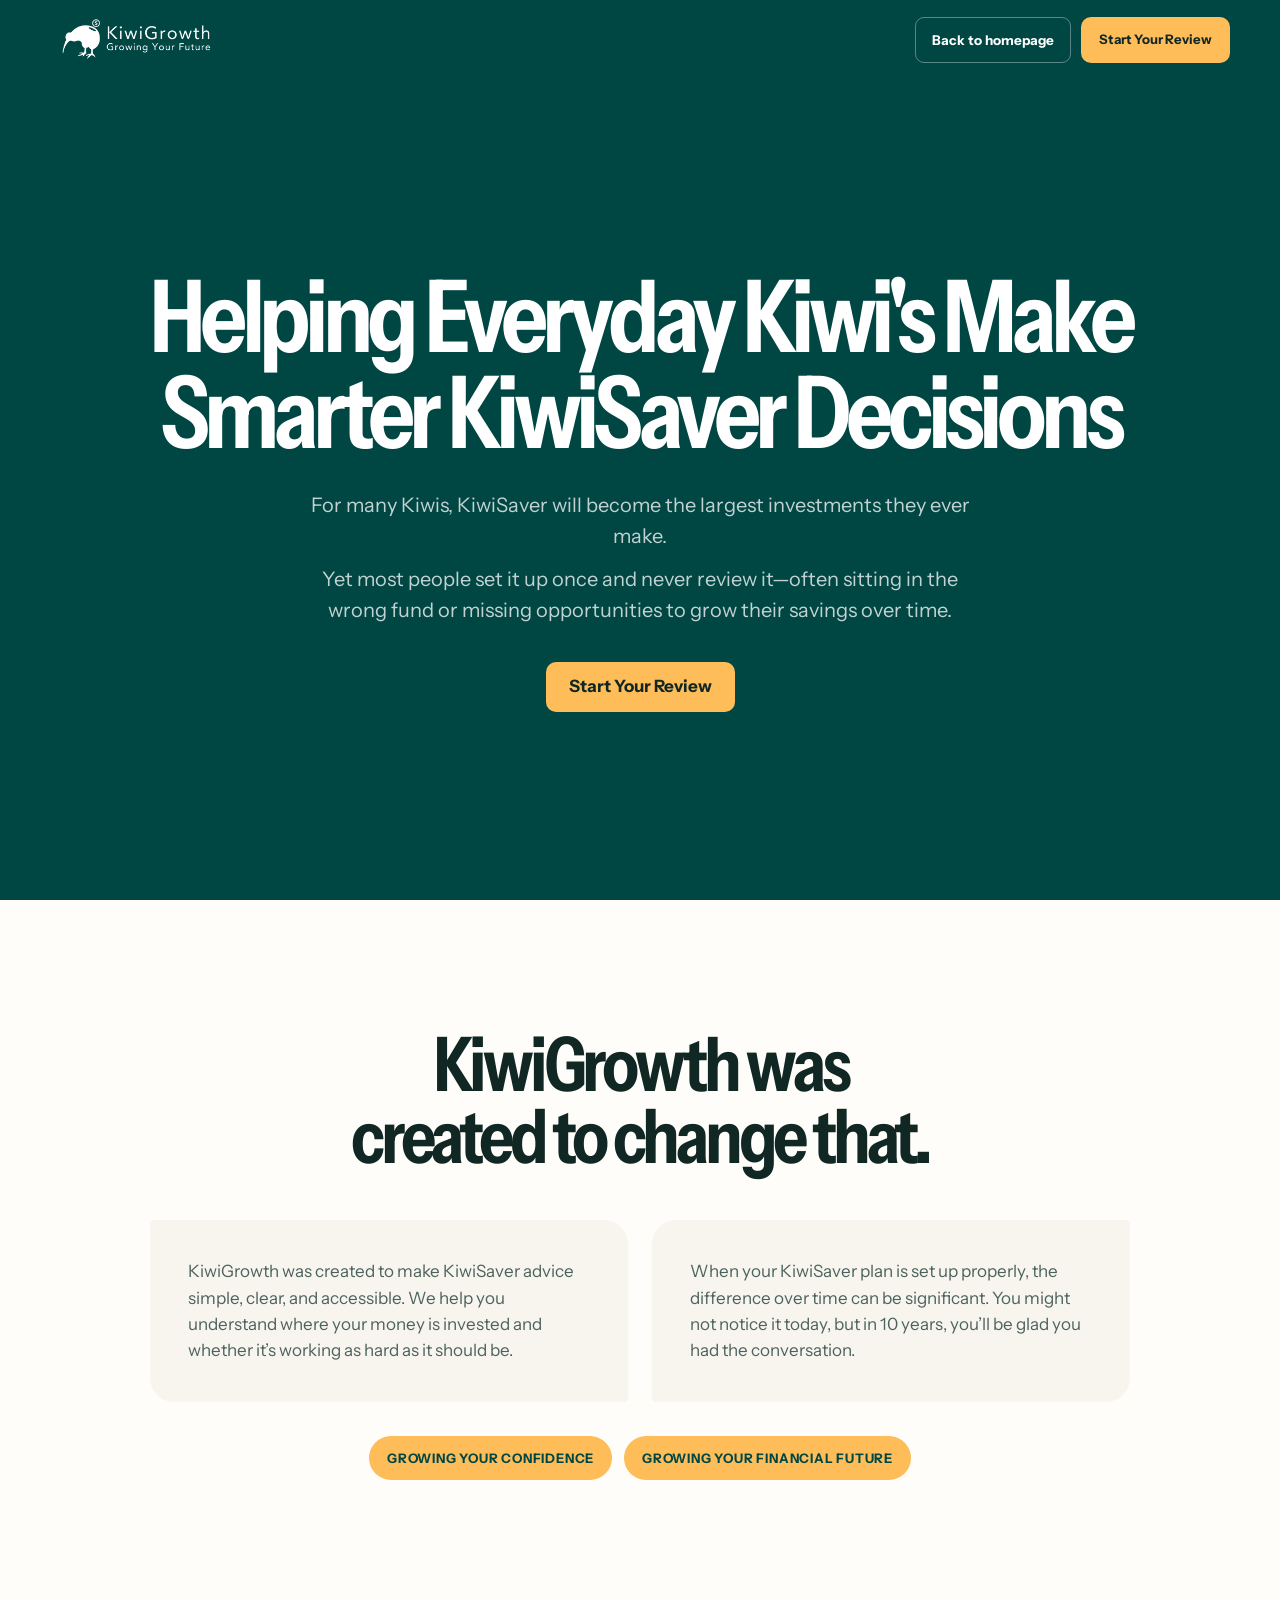
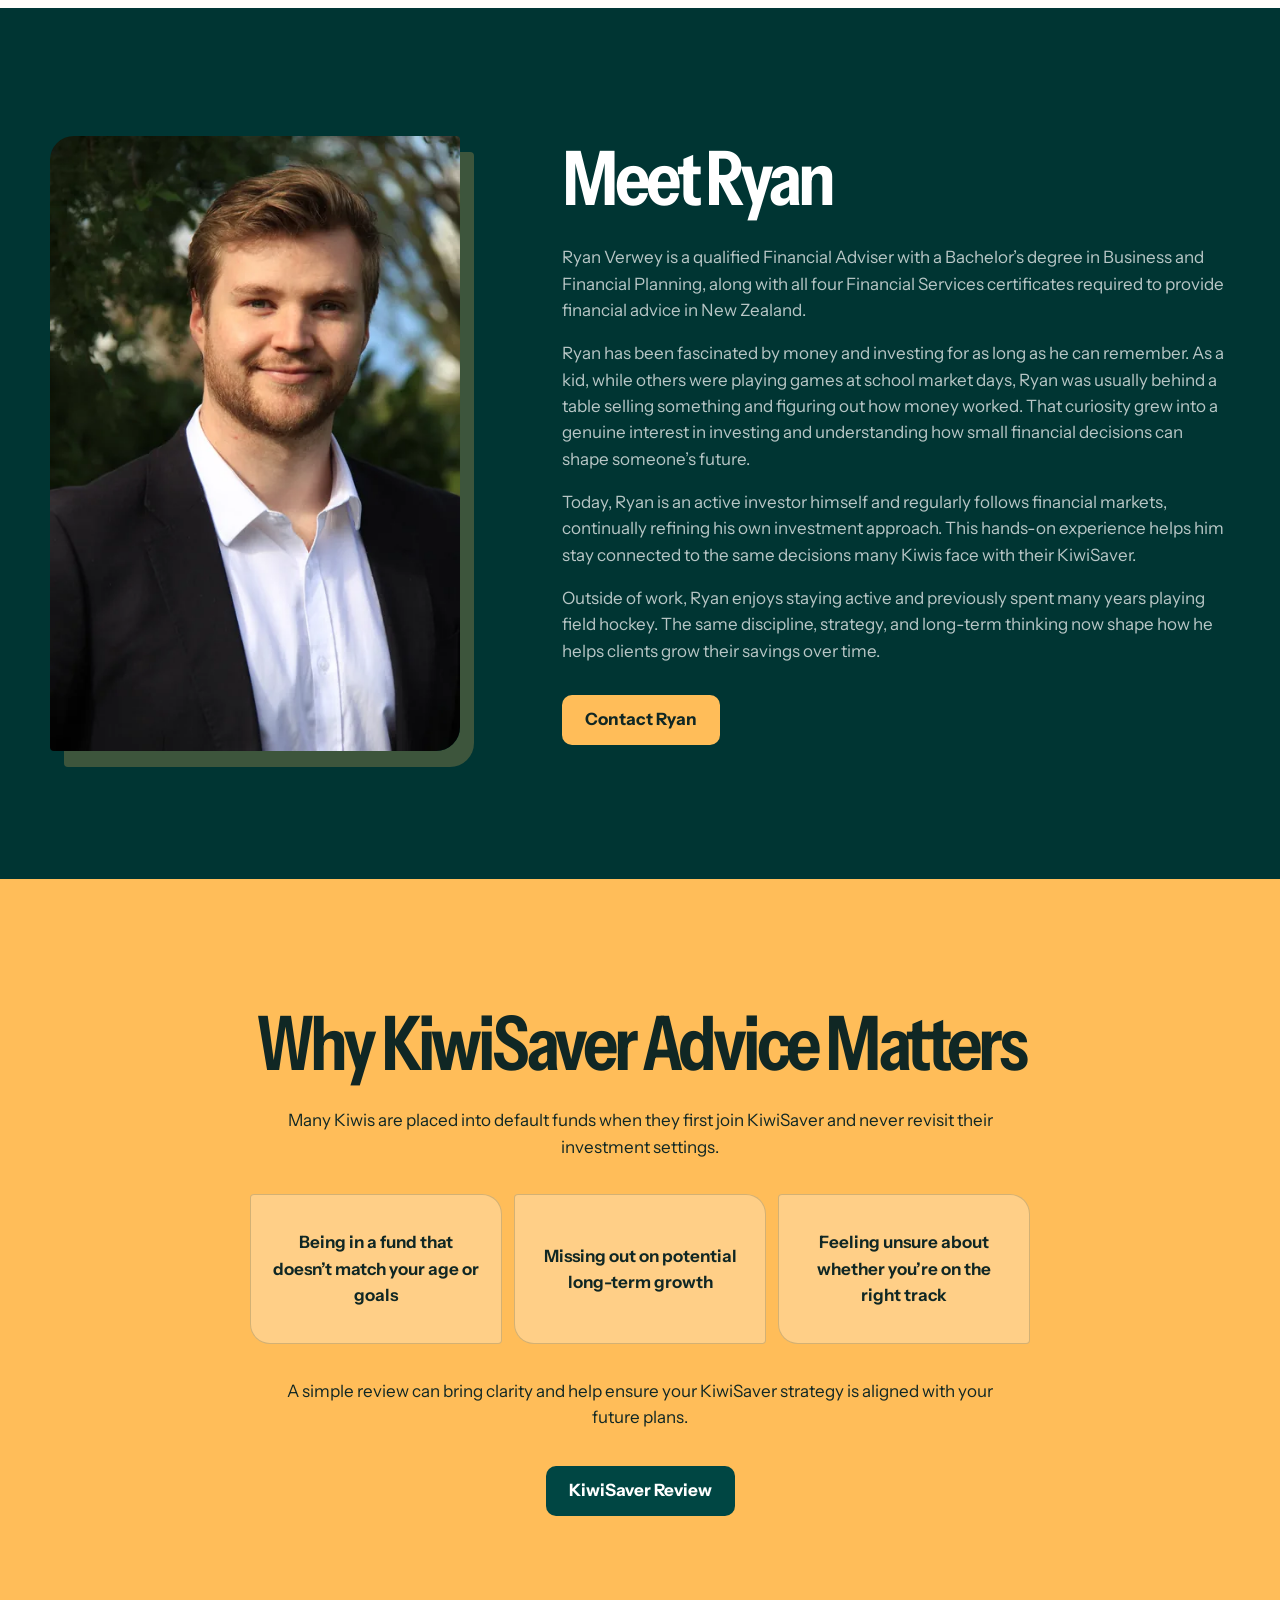
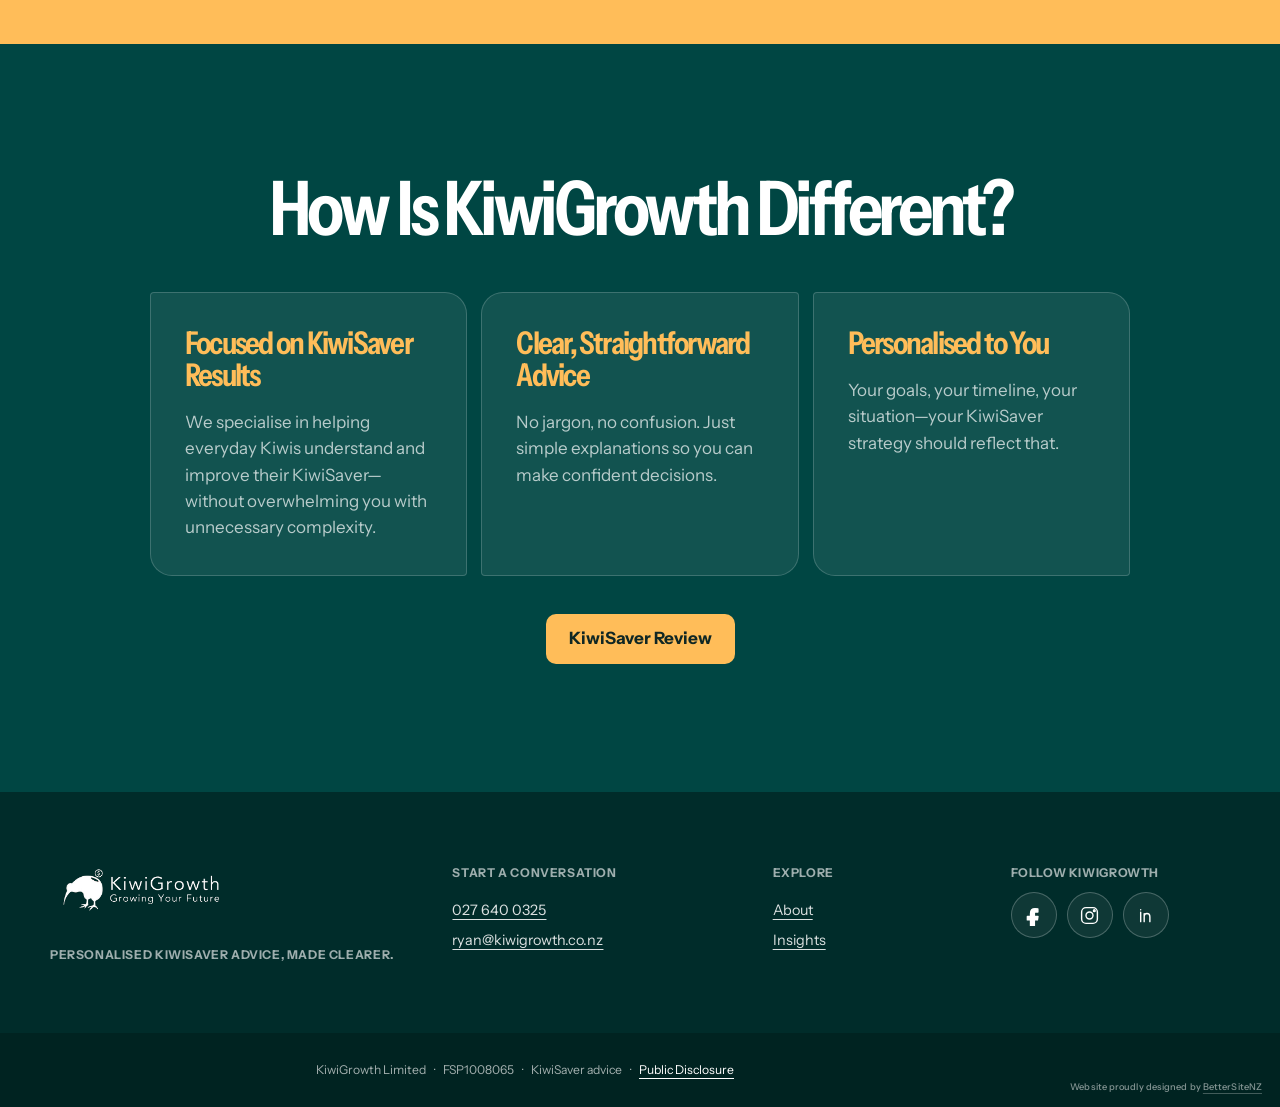
<file: about.html>
<!doctype html>
<html lang="en-NZ">
  <head>
    <meta charset="utf-8">
    <meta name="viewport" content="width=device-width, initial-scale=1">
    <meta name="referrer" content="no-referrer">
    <meta name="theme-color" content="#004643">
    <meta name="description" content="Meet Ryan Verwey and learn why KiwiGrowth was created to make KiwiSaver advice simple, clear and accessible.">
    <title>About KiwiGrowth | Meet Ryan Verwey</title>
    <link rel="icon" href="assets/brand/kiwigrowth-favicon-64.png" type="image/png" sizes="64x64">
    <link rel="preload" href="assets/fonts/instrument-sans-latin.woff2" as="font" type="font/woff2" crossorigin>
    <link rel="stylesheet" href="styles.css">
  </head>
  <body>
    <a class="skip-link" href="#main-content">Skip to main content</a>

    <header class="legal-header about-header">
      <div class="page-shell legal-header__inner">
        <a class="brand" href="/" aria-label="KiwiGrowth homepage">
          <picture>
            <source type="image/webp" srcset="assets/brand/kiwigrowth-logo-white-header-320.webp 320w, assets/brand/kiwigrowth-logo-white-header-480.webp 480w" sizes="(max-width: 760px) 148px, 202px">
            <img src="assets/brand/kiwigrowth-logo-white-header.png" alt="KiwiGrowth" width="1440" height="648" decoding="async">
          </picture>
        </a>
        <div class="legal-header__actions">
          <a class="legal-back" href="/">Back to homepage</a>
          <a class="button button--gold legal-cta" href="/#request-review">Start Your Review</a>
        </div>
      </div>
    </header>

    <main id="main-content">
      <section class="about-hero" aria-labelledby="about-title">
        <div class="page-shell about-hero__inner">
          <h1 id="about-title">Helping Everyday Kiwi's Make Smarter KiwiSaver Decisions</h1>
          <p>For many Kiwis, KiwiSaver will become the largest investments they ever make.</p>
          <p>Yet most people set it up once and never review it—often sitting in the wrong fund or missing opportunities to grow their savings over time.</p>
          <a class="button button--gold" href="/#request-review">Start Your Review</a>
        </div>
      </section>

      <section class="about-origin section" aria-labelledby="origin-title">
        <div class="page-shell about-copy-shell">
          <h2 id="origin-title">KiwiGrowth was created to change that.</h2>
          <div class="about-copy-columns">
            <p>KiwiGrowth was created to make KiwiSaver advice simple, clear, and accessible. We help you understand where your money is invested and whether it’s working as hard as it should be.</p>
            <p>When your KiwiSaver plan is set up properly, the difference over time can be significant. You might not notice it today, but in 10 years, you’ll be glad you had the conversation.</p>
          </div>
          <div class="growth-statements" aria-label="KiwiGrowth focus">
            <strong>Growing your confidence</strong>
            <strong>Growing your financial future</strong>
          </div>
        </div>
      </section>

      <section class="about-ryan section" aria-labelledby="about-ryan-title">
        <div class="page-shell about-ryan-layout">
          <div class="about-portrait">
            <picture>
              <source type="image/webp" srcset="assets/generated/ryan-verwey-480.webp 480w, assets/generated/ryan-verwey-768.webp 768w, assets/generated/ryan-verwey-1024.webp 1024w" sizes="(max-width: 760px) 82vw, 410px">
              <img src="assets/generated/ryan-verwey-1024.webp" alt="Ryan Verwey, KiwiGrowth financial adviser" width="1024" height="1536" loading="lazy" decoding="async">
            </picture>
          </div>
          <div class="about-ryan-copy">
            <h2 id="about-ryan-title">Meet Ryan</h2>
            <p>Ryan Verwey is a qualified Financial Adviser with a Bachelor’s degree in Business and Financial Planning, along with all four Financial Services certificates required to provide financial advice in New Zealand.</p>
            <p>Ryan has been fascinated by money and investing for as long as he can remember. As a kid, while others were playing games at school market days, Ryan was usually behind a table selling something and figuring out how money worked. That curiosity grew into a genuine interest in investing and understanding how small financial decisions can shape someone’s future.</p>
            <p>Today, Ryan is an active investor himself and regularly follows financial markets, continually refining his own investment approach. This hands-on experience helps him stay connected to the same decisions many Kiwis face with their KiwiSaver.</p>
            <p>Outside of work, Ryan enjoys staying active and previously spent many years playing field hockey. The same discipline, strategy, and long-term thinking now shape how he helps clients grow their savings over time.</p>
            <a class="button button--green" href="/#request-review">Contact Ryan</a>
          </div>
        </div>
      </section>

      <section class="about-matters section" aria-labelledby="matters-title">
        <div class="page-shell about-copy-shell">
          <h2 id="matters-title">Why KiwiSaver Advice Matters</h2>
          <p class="about-lede">Many Kiwis are placed into default funds when they first join KiwiSaver and never revisit their investment settings.</p>
          <ul class="matters-list">
            <li>Being in a fund that doesn’t match your age or goals</li>
            <li>Missing out on potential long-term growth</li>
            <li>Feeling unsure about whether you’re on the right track</li>
          </ul>
          <p class="about-close">A simple review can bring clarity and help ensure your KiwiSaver strategy is aligned with your future plans.</p>
          <a class="button button--gold" href="/#request-review">KiwiSaver Review</a>
        </div>
      </section>

      <section class="about-difference section" aria-labelledby="difference-title">
        <div class="page-shell about-copy-shell">
          <h2 id="difference-title">How Is KiwiGrowth Different?</h2>
          <div class="difference-grid">
            <article><h3>Focused on KiwiSaver Results</h3><p>We specialise in helping everyday Kiwis understand and improve their KiwiSaver—without overwhelming you with unnecessary complexity.</p></article>
            <article><h3>Clear, Straightforward Advice</h3><p>No jargon, no confusion. Just simple explanations so you can make confident decisions.</p></article>
            <article><h3>Personalised to You</h3><p>Your goals, your timeline, your situation—your KiwiSaver strategy should reflect that.</p></article>
          </div>
          <a class="button button--gold" href="/#request-review">KiwiSaver Review</a>
        </div>
      </section>
    </main>

    <footer class="site-footer" data-site-footer>
      <div class="page-shell footer-grid">
        <div class="footer-brand">
          <a href="/" aria-label="KiwiGrowth homepage"><picture><source type="image/webp" srcset="assets/brand/kiwigrowth-logo-white-footer-320.webp 320w, assets/brand/kiwigrowth-logo-white-footer-480.webp 480w" sizes="184px"><img src="assets/brand/kiwigrowth-logo-white-footer.png" alt="KiwiGrowth" width="1440" height="648" loading="lazy" decoding="async"></picture></a>
          <p>Personalised KiwiSaver advice, made clearer.</p>
        </div>
        <div class="footer-contact"><p>Start a conversation</p><a href="tel:+64276400325">027 640 0325</a><a href="mailto:ryan@kiwigrowth.co.nz">ryan@kiwigrowth.co.nz</a></div>
        <nav class="footer-links" aria-label="Footer navigation"><p>Explore</p><a href="/about" aria-current="page">About</a><a href="/insights">Insights</a></nav>
        <div class="footer-socials">
          <p>Follow KiwiGrowth</p>
          <div>
            <a href="https://www.facebook.com/kiwigrowth.nz" target="_blank" rel="noopener noreferrer" aria-label="KiwiGrowth on Facebook"><svg viewBox="0 0 24 24" aria-hidden="true"><path d="M14 8h3V4.5c-.5-.1-2-.2-3.2-.2-3.1 0-5.2 1.9-5.2 5.4V13H5v4h3.6v7H13v-7h3.5l.6-4H13v-2.9c0-1.2.3-2.1 1-2.1Z"></path></svg></a>
            <a href="https://www.instagram.com/kiwigrowth.nz/" target="_blank" rel="noopener noreferrer" aria-label="KiwiGrowth on Instagram"><svg viewBox="0 0 24 24" aria-hidden="true"><rect x="3" y="3" width="18" height="18" rx="5"></rect><circle cx="12" cy="12" r="4"></circle><circle cx="17.5" cy="6.5" r="1"></circle></svg></a>
            <a href="https://www.linkedin.com/company/kiwigrowthnz/" target="_blank" rel="noopener noreferrer" aria-label="KiwiGrowth on LinkedIn"><svg viewBox="0 0 24 24" aria-hidden="true"><path d="M6.5 8.2V19M6.5 5.3v.1M10.5 19v-6c0-2 1.4-3.3 3.2-3.3 2 0 3.3 1.3 3.3 3.6V19M10.5 10v9"></path></svg></a>
          </div>
        </div>
      </div>
      <div class="footer-legal">
        <div class="footer-regulatory"><span>KiwiGrowth Limited</span><span aria-hidden="true">·</span><span>FSP1008065</span><span aria-hidden="true">·</span><span>KiwiSaver advice</span><span aria-hidden="true">·</span><a href="/privacy-and-disclosure">Public Disclosure</a></div>
        <small class="site-credit">Website proudly designed by <a href="https://bettersite.co.nz/" target="_blank" rel="noopener noreferrer">BetterSiteNZ</a></small>
      </div>
    </footer>

  </body>
</html>
</file>
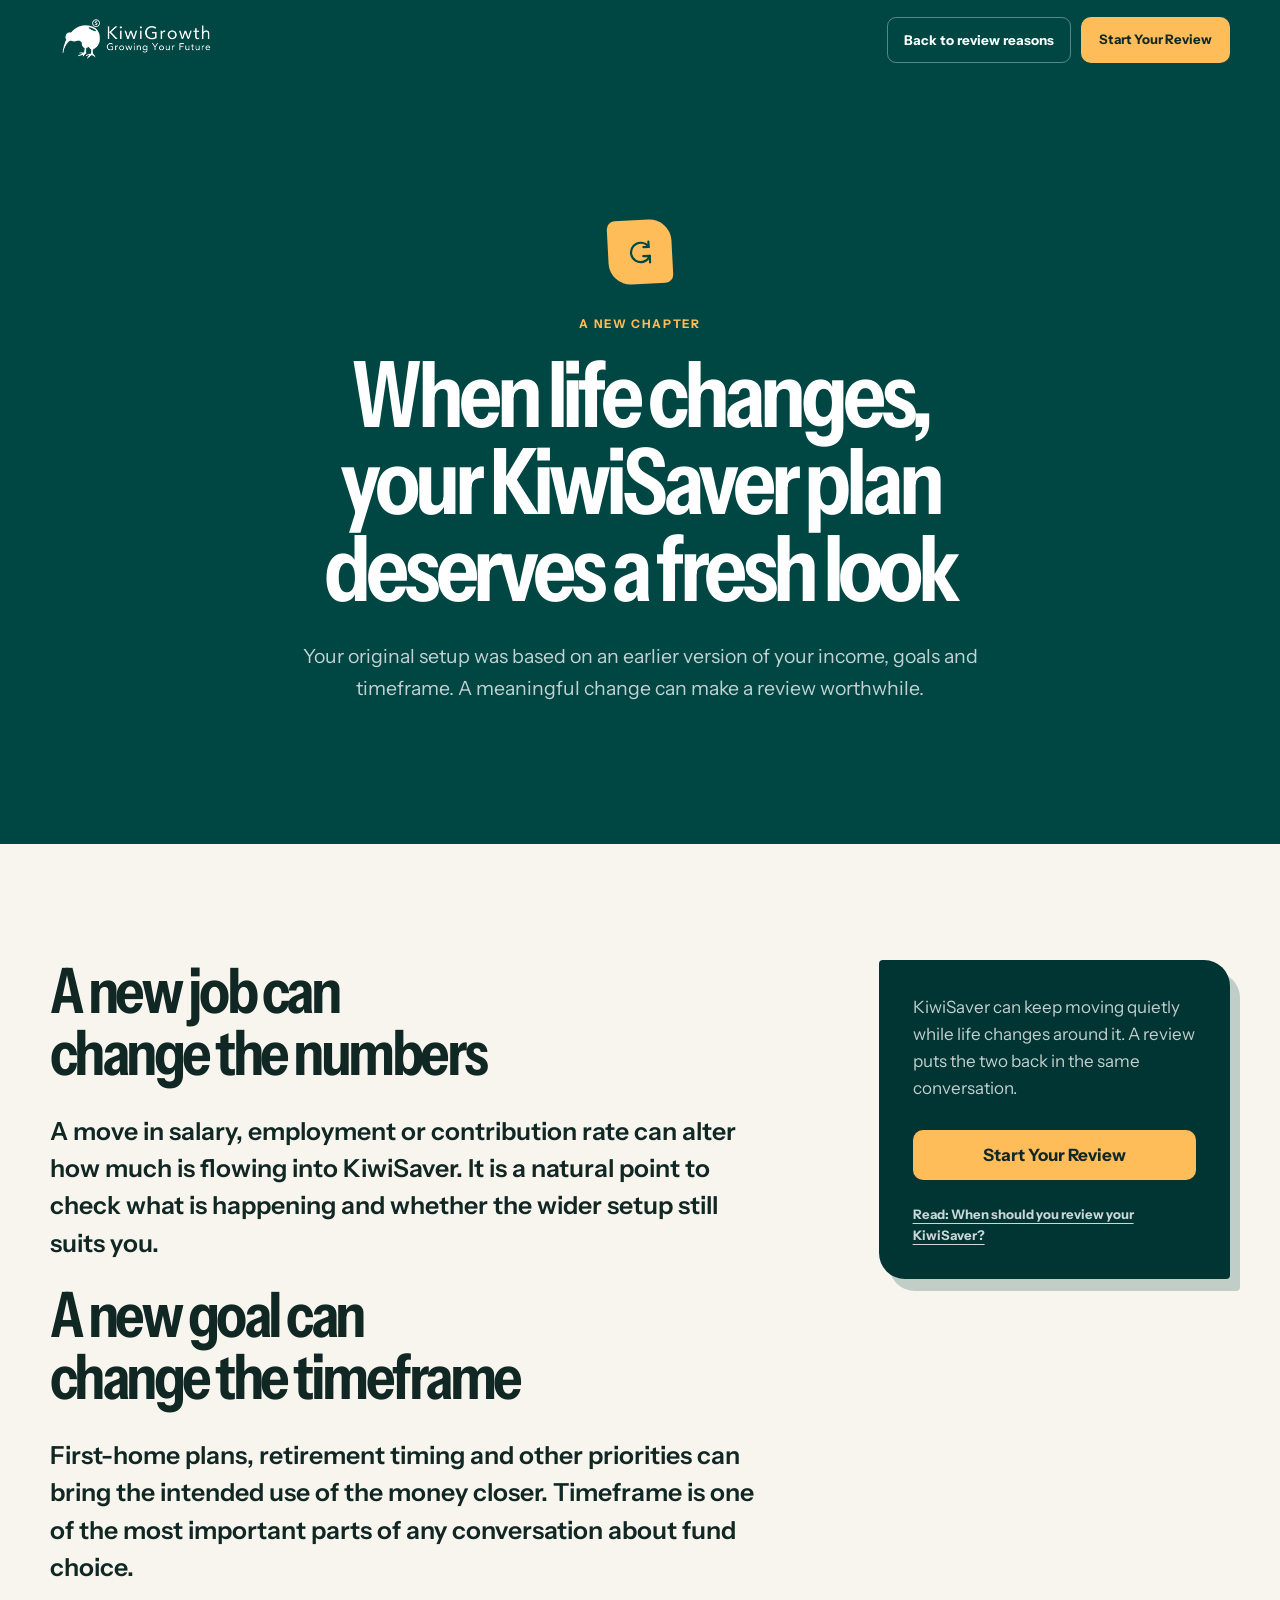
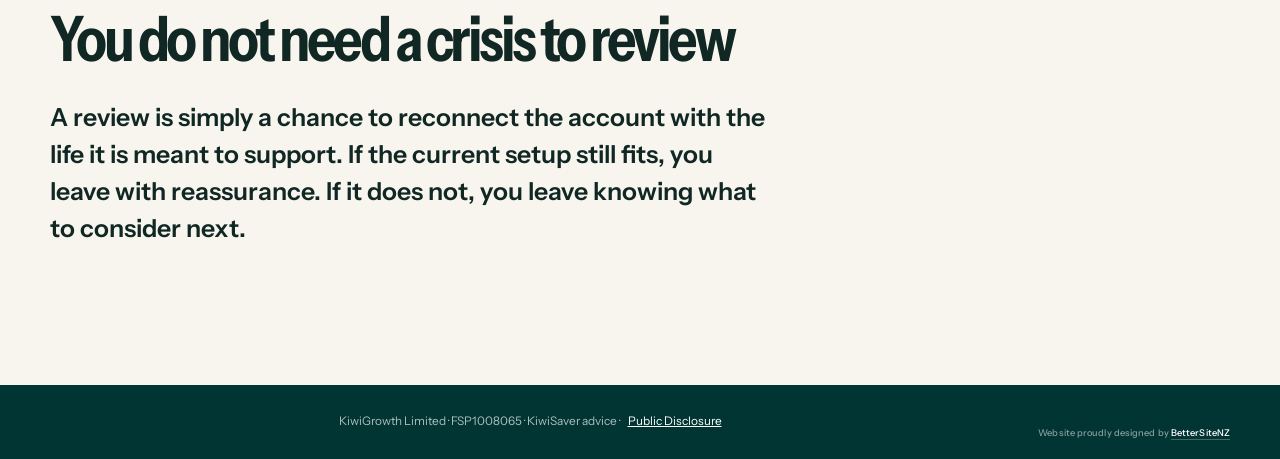
<file: circumstances-have-changed.html>
<!doctype html>
<html lang="en-NZ">
  <head>
    <meta charset="utf-8">
    <meta name="viewport" content="width=device-width, initial-scale=1">
    <meta name="referrer" content="no-referrer">
    <meta name="theme-color" content="#004643">
    <meta name="description" content="Why a change in income, timeframe or circumstances can make a KiwiSaver review useful.">
    <title>When Your Circumstances Change | KiwiGrowth</title>
    <link rel="icon" href="assets/brand/kiwigrowth-favicon-64.png" type="image/png" sizes="64x64">
    <link rel="preload" href="assets/fonts/instrument-sans-latin.woff2" as="font" type="font/woff2" crossorigin>
    <link rel="stylesheet" href="styles.css">
  </head>
  <body class="content-body">
    <a class="skip-link" href="#main-content">Skip to main content</a>
    <header class="legal-header"><div class="page-shell legal-header__inner"><a class="brand" href="/" aria-label="KiwiGrowth homepage"><picture><source type="image/webp" srcset="assets/brand/kiwigrowth-logo-white-header-320.webp 320w, assets/brand/kiwigrowth-logo-white-header-480.webp 480w" sizes="(max-width: 760px) 148px, 202px"><img src="assets/brand/kiwigrowth-logo-white-header.png" alt="KiwiGrowth" width="1440" height="648" decoding="async"></picture></a><div class="legal-header__actions"><a class="legal-back" href="/#why-review">Back to review reasons</a><a class="button button--gold legal-cta" href="/#request-review">Start Your Review</a></div></div></header>
    <main id="main-content" class="reason-main">
      <section class="reason-hero"><div class="page-shell reason-hero__inner"><span class="reason-mark" aria-hidden="true"><svg viewBox="0 0 24 24"><path d="M18.5 8A7.5 7.5 0 1 0 19 15"></path><path d="M18.5 4v4h-4M19 20v-5h-5"></path></svg></span><p class="content-kicker">A new chapter</p><h1>When life changes, your KiwiSaver plan deserves a fresh look</h1><p>Your original setup was based on an earlier version of your income, goals and timeframe. A meaningful change can make a review worthwhile.</p></div></section>
      <section class="reason-content section"><div class="page-shell reason-layout"><div class="reason-copy">
        <section><h2>A new job can change the numbers</h2><p>A move in salary, employment or contribution rate can alter how much is flowing into KiwiSaver. It is a natural point to check what is happening and whether the wider setup still suits you.</p></section>
        <section><h2>A new goal can change the timeframe</h2><p>First-home plans, retirement timing and other priorities can bring the intended use of the money closer. Timeframe is one of the most important parts of any conversation about fund choice.</p></section>
        <section><h2>You do not need a crisis to review</h2><p>A review is simply a chance to reconnect the account with the life it is meant to support. If the current setup still fits, you leave with reassurance. If it does not, you leave knowing what to consider next.</p></section>
      </div><aside class="reason-aside"><p>KiwiSaver can keep moving quietly while life changes around it. A review puts the two back in the same conversation.</p><a class="button button--gold" href="/#request-review">Start Your Review</a><a class="reason-read-link" href="/when-should-you-review-your-kiwisaver">Read: When should you review your KiwiSaver?</a></aside></div></section>
    </main>
    <footer class="content-footer"><div class="page-shell content-footer__inner"><div>KiwiGrowth Limited · FSP1008065 · KiwiSaver advice · <a href="/privacy-and-disclosure">Public Disclosure</a></div><small class="site-credit">Website proudly designed by <a href="https://bettersite.co.nz/" target="_blank" rel="noopener noreferrer">BetterSiteNZ</a></small></div></footer>
  </body>
</html>
</file>
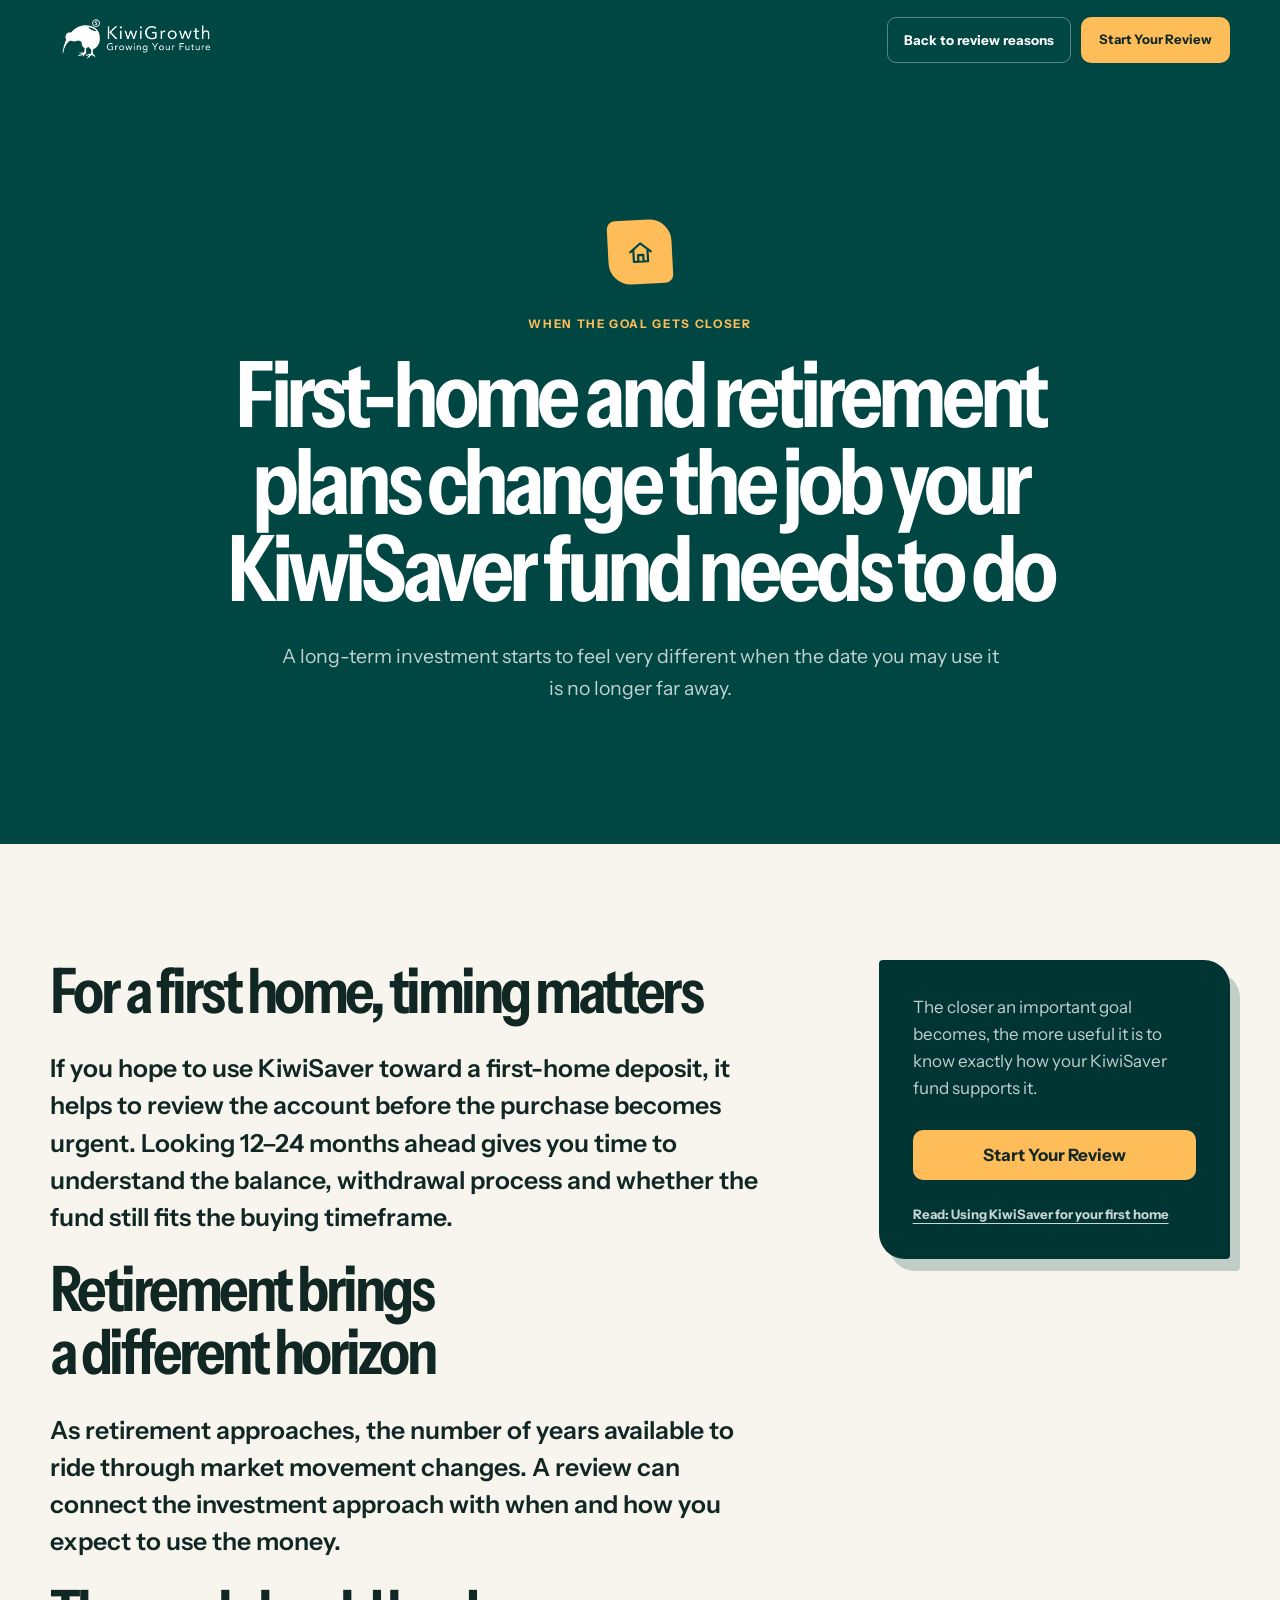
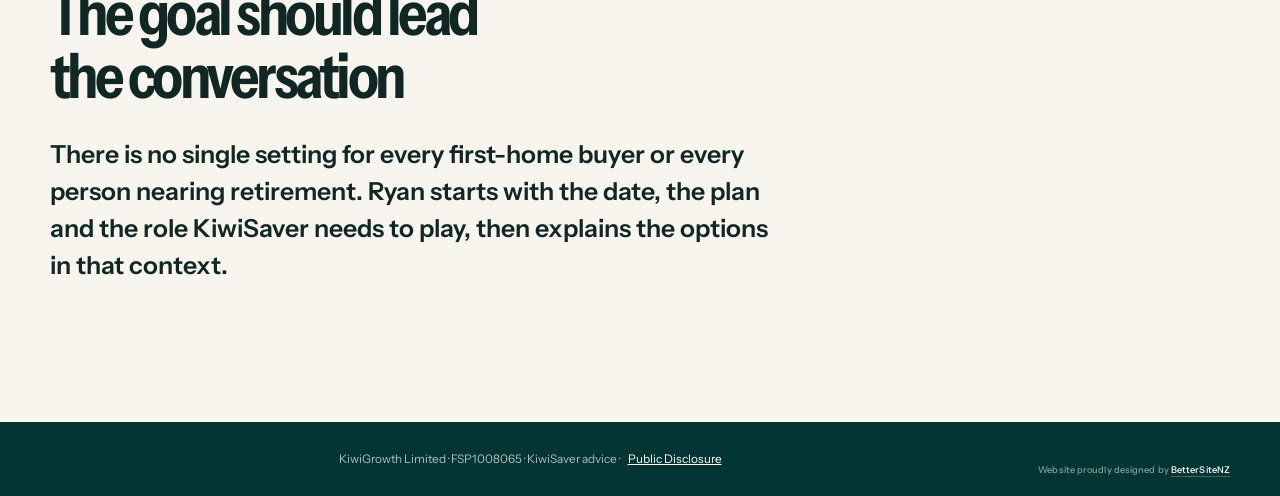
<file: first-home-or-retirement.html>
<!doctype html>
<html lang="en-NZ">
  <head>
    <meta charset="utf-8">
    <meta name="viewport" content="width=device-width, initial-scale=1">
    <meta name="referrer" content="no-referrer">
    <meta name="theme-color" content="#004643">
    <meta name="description" content="Why first-home and retirement plans can make a KiwiSaver review timely.">
    <title>First Home or Retirement Plans | KiwiGrowth</title>
    <link rel="icon" href="assets/brand/kiwigrowth-favicon-64.png" type="image/png" sizes="64x64">
    <link rel="preload" href="assets/fonts/instrument-sans-latin.woff2" as="font" type="font/woff2" crossorigin>
    <link rel="stylesheet" href="styles.css">
  </head>
  <body class="content-body">
    <a class="skip-link" href="#main-content">Skip to main content</a>
    <header class="legal-header"><div class="page-shell legal-header__inner"><a class="brand" href="/" aria-label="KiwiGrowth homepage"><picture><source type="image/webp" srcset="assets/brand/kiwigrowth-logo-white-header-320.webp 320w, assets/brand/kiwigrowth-logo-white-header-480.webp 480w" sizes="(max-width: 760px) 148px, 202px"><img src="assets/brand/kiwigrowth-logo-white-header.png" alt="KiwiGrowth" width="1440" height="648" decoding="async"></picture></a><div class="legal-header__actions"><a class="legal-back" href="/#why-review">Back to review reasons</a><a class="button button--gold legal-cta" href="/#request-review">Start Your Review</a></div></div></header>
    <main id="main-content" class="reason-main">
      <section class="reason-hero"><div class="page-shell reason-hero__inner"><span class="reason-mark" aria-hidden="true"><svg viewBox="0 0 24 24"><path d="M4 11.5 12 5l8 6.5"></path><path d="M6.5 10.5V19h11v-8.5M10 19v-5h4v5"></path></svg></span><p class="content-kicker">When the goal gets closer</p><h1>First-home and retirement plans change the job your KiwiSaver fund needs to do</h1><p>A long-term investment starts to feel very different when the date you may use it is no longer far away.</p></div></section>
      <section class="reason-content section"><div class="page-shell reason-layout"><div class="reason-copy">
        <section><h2>For a first home, timing matters</h2><p>If you hope to use KiwiSaver toward a first-home deposit, it helps to review the account before the purchase becomes urgent. Looking 12–24 months ahead gives you time to understand the balance, withdrawal process and whether the fund still fits the buying timeframe.</p></section>
        <section><h2>Retirement brings a different horizon</h2><p>As retirement approaches, the number of years available to ride through market movement changes. A review can connect the investment approach with when and how you expect to use the money.</p></section>
        <section><h2>The goal should lead the conversation</h2><p>There is no single setting for every first-home buyer or every person nearing retirement. Ryan starts with the date, the plan and the role KiwiSaver needs to play, then explains the options in that context.</p></section>
      </div><aside class="reason-aside"><p>The closer an important goal becomes, the more useful it is to know exactly how your KiwiSaver fund supports it.</p><a class="button button--gold" href="/#request-review">Start Your Review</a><a class="reason-read-link" href="/how-to-use-kiwisaver-for-your-first-home">Read: Using KiwiSaver for your first home</a></aside></div></section>
    </main>
    <footer class="content-footer"><div class="page-shell content-footer__inner"><div>KiwiGrowth Limited · FSP1008065 · KiwiSaver advice · <a href="/privacy-and-disclosure">Public Disclosure</a></div><small class="site-credit">Website proudly designed by <a href="https://bettersite.co.nz/" target="_blank" rel="noopener noreferrer">BetterSiteNZ</a></small></div></footer>
  </body>
</html>
</file>
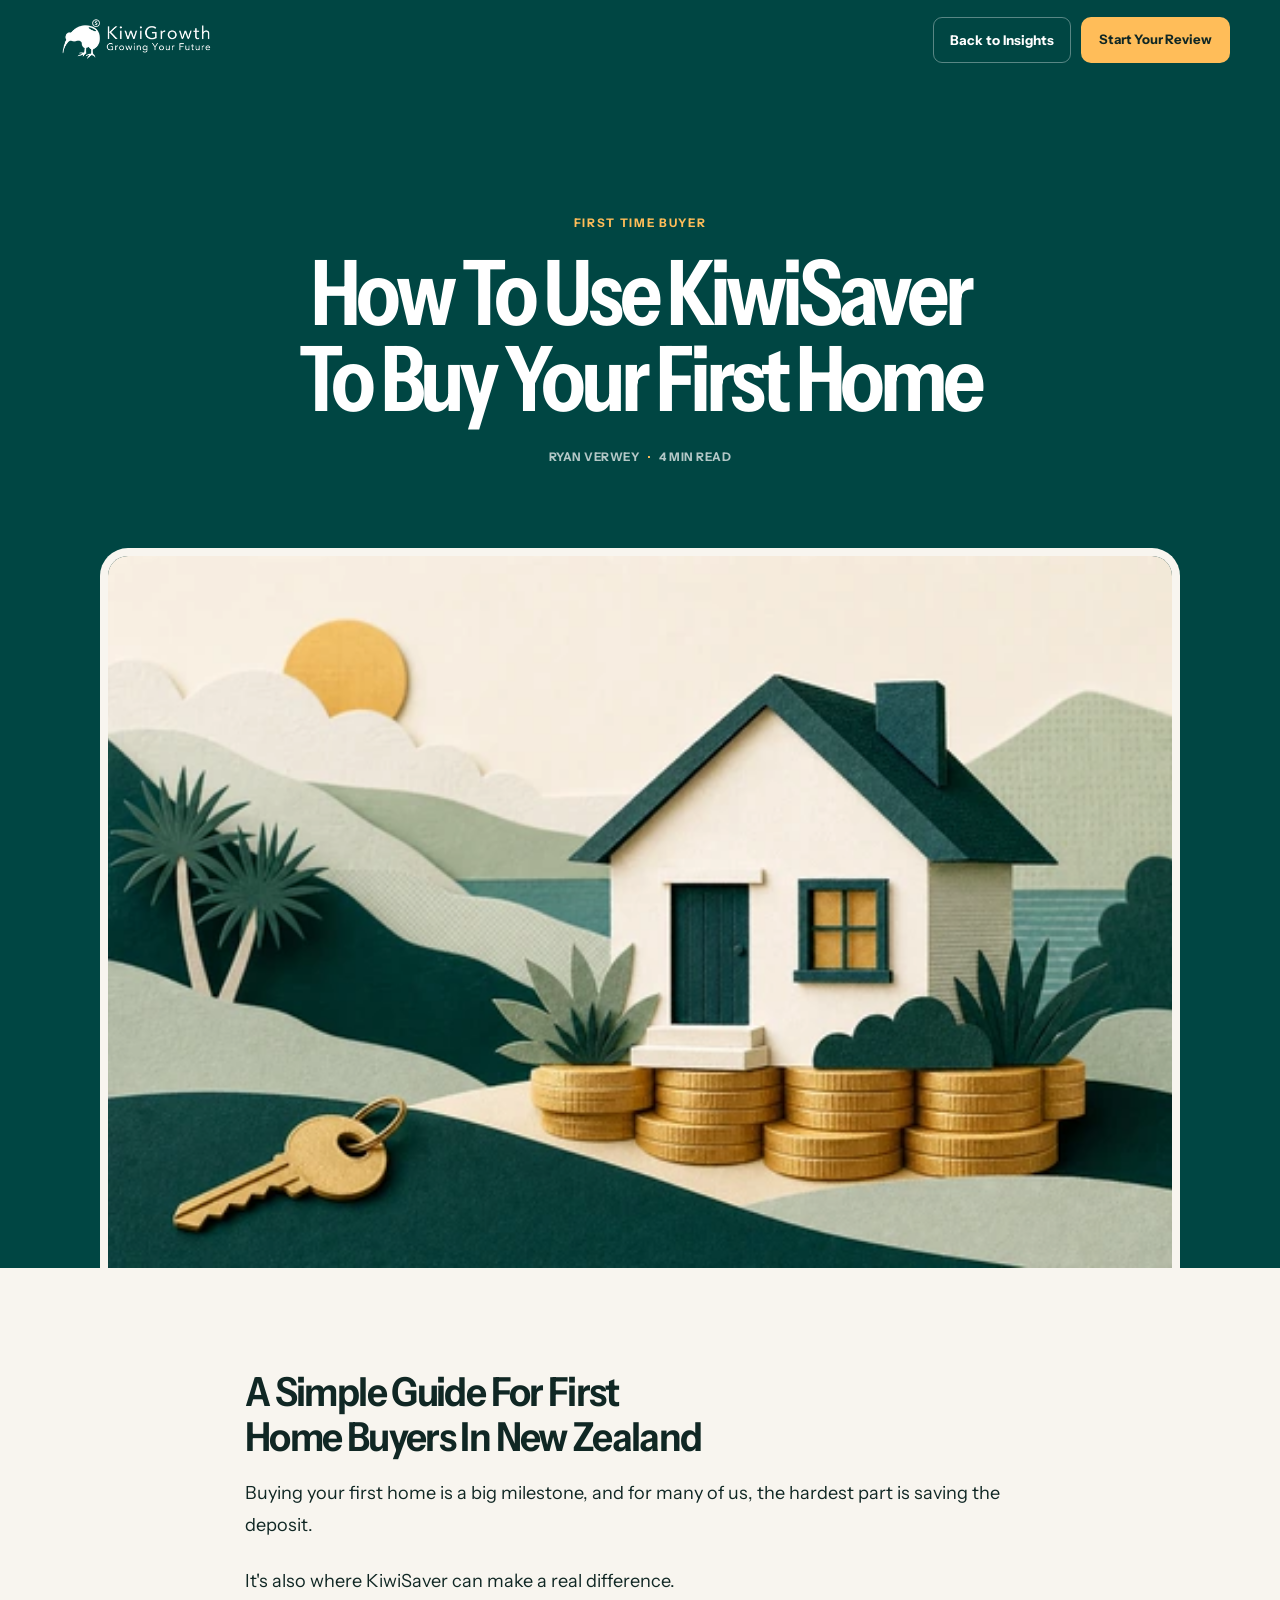
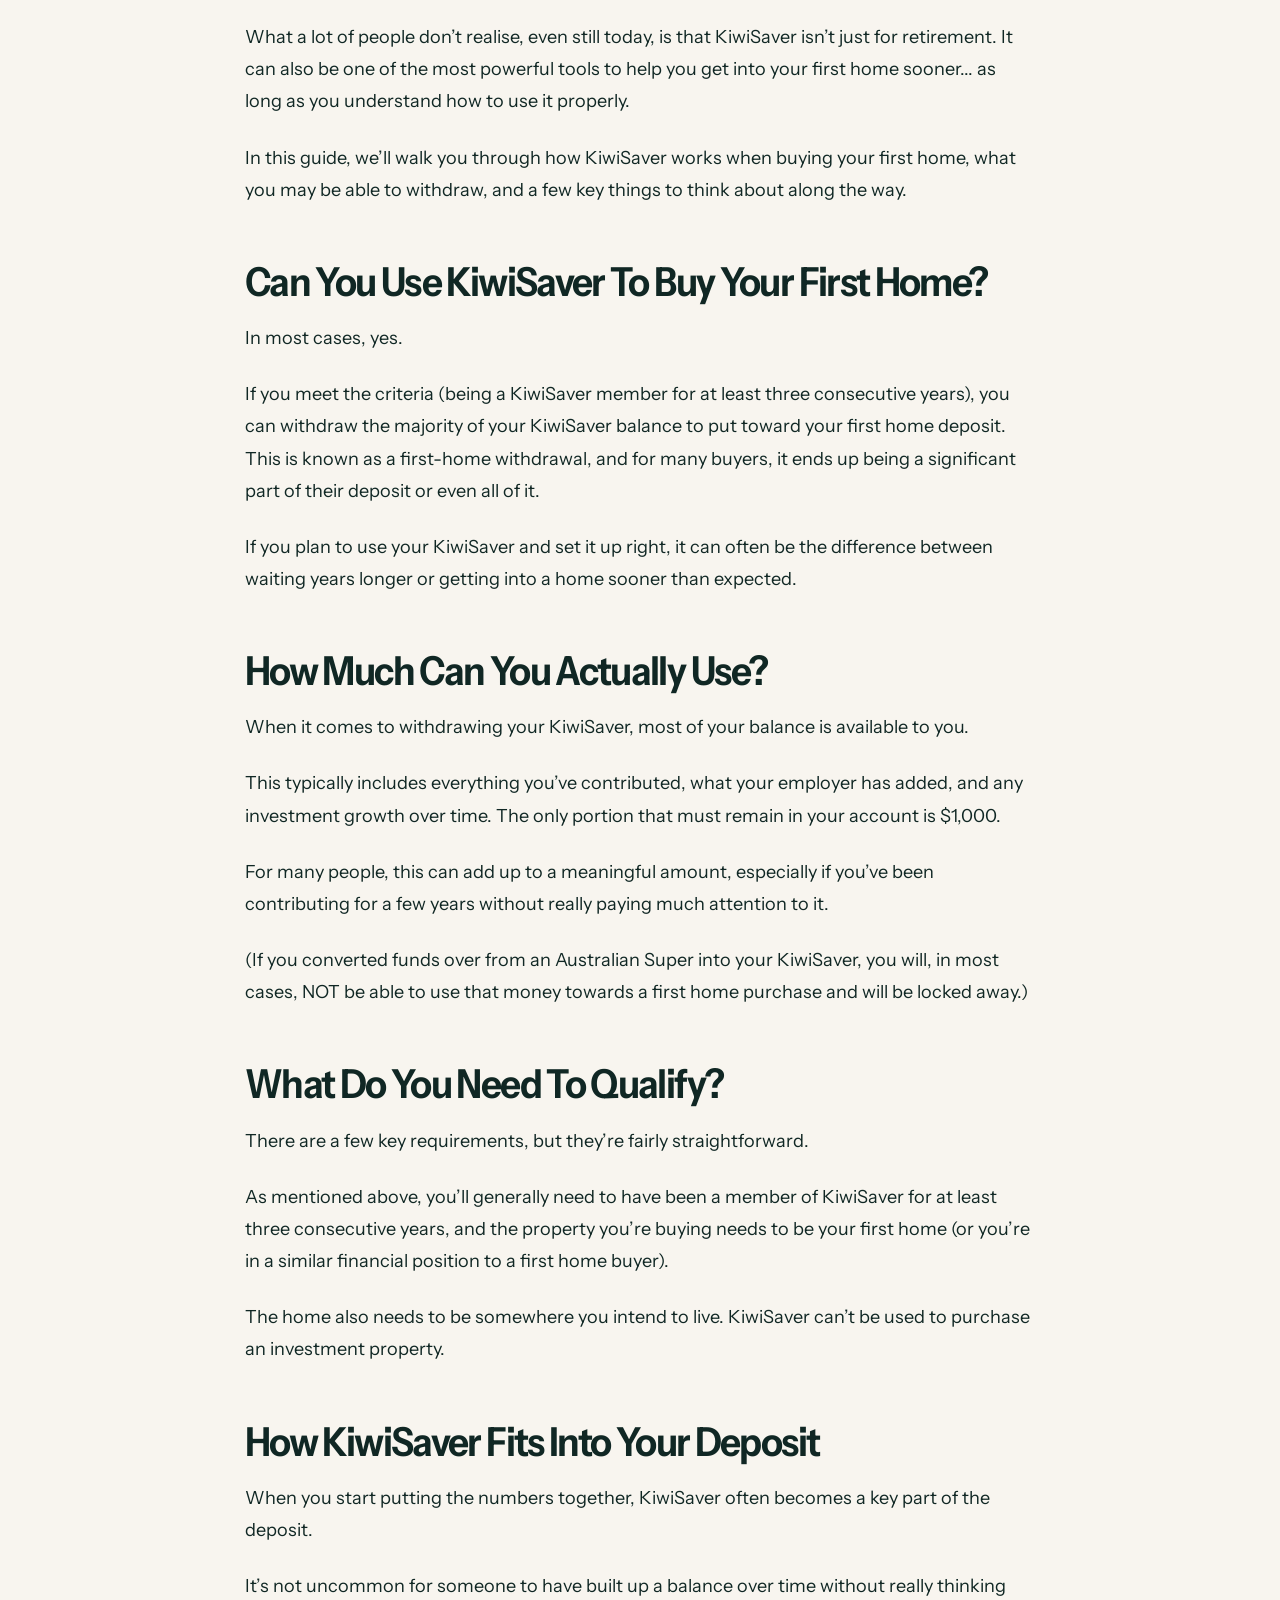
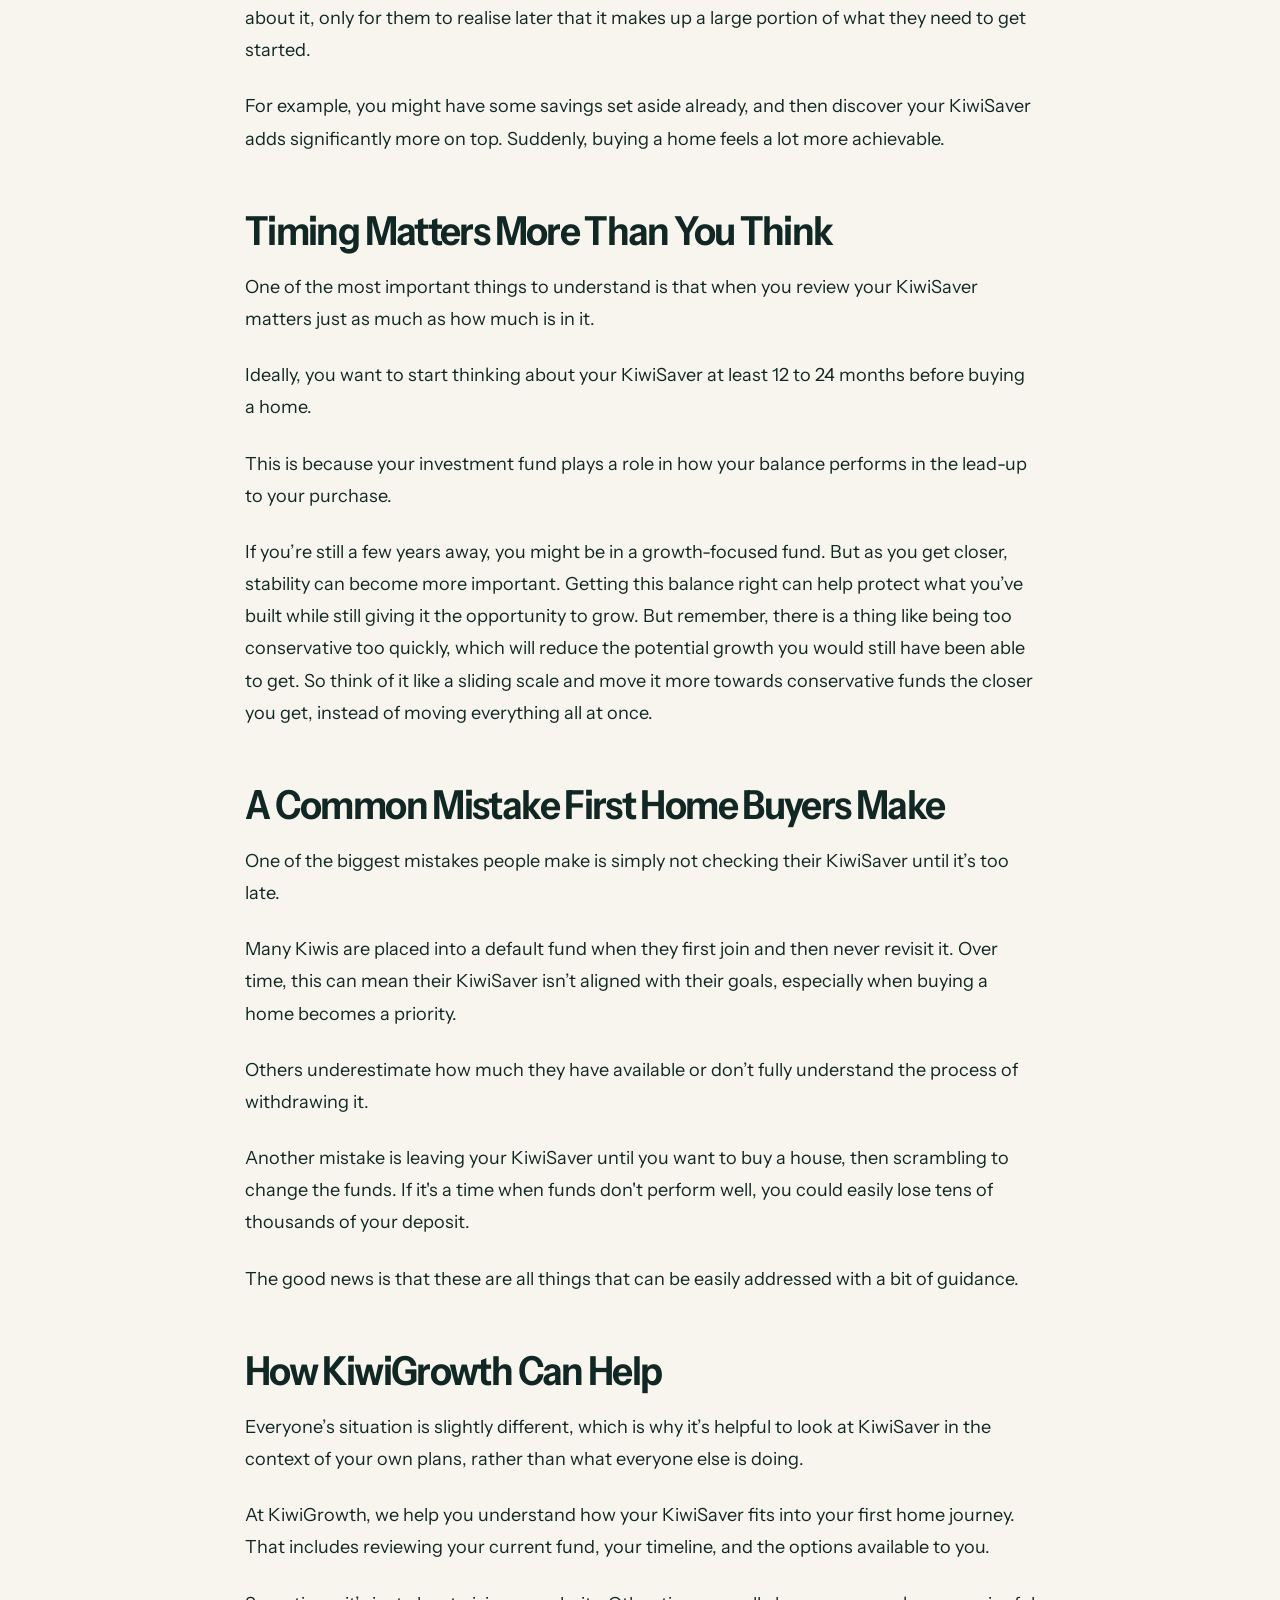
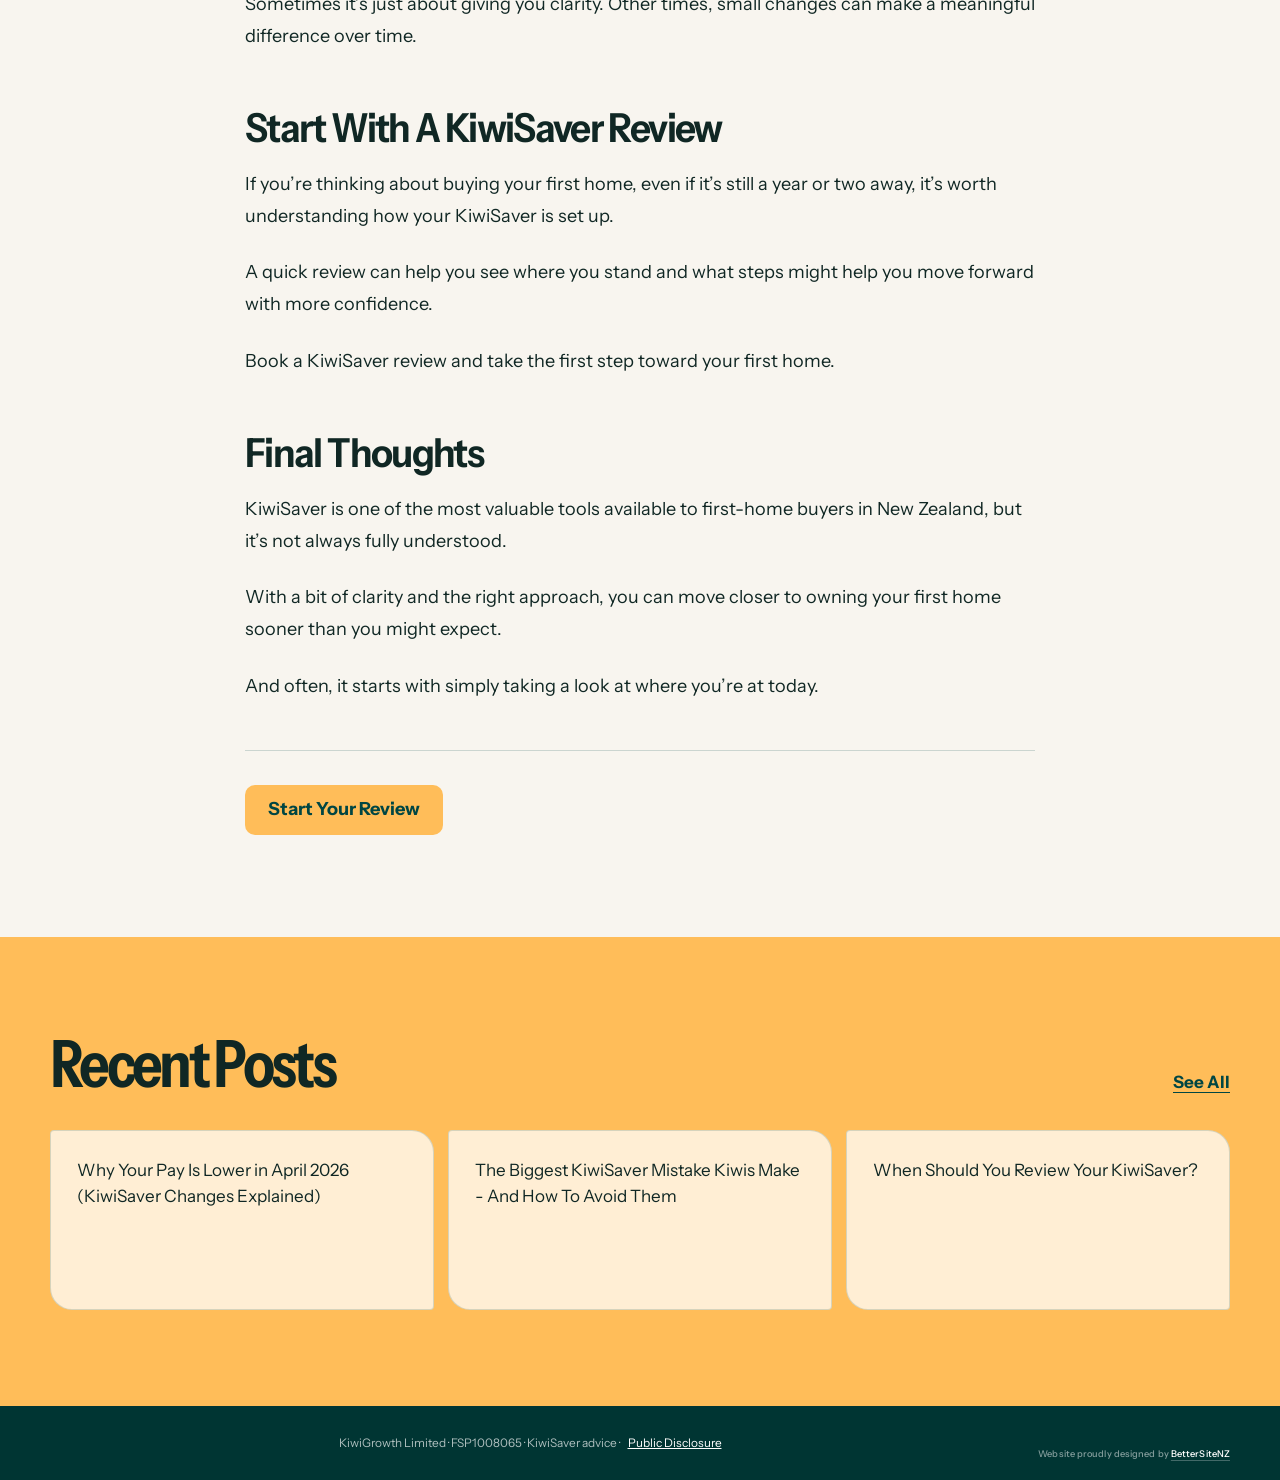
<file: how-to-use-kiwisaver-for-your-first-home.html>
<!doctype html>
<html lang="en-NZ">
  <head>
    <meta charset="utf-8">
    <meta name="viewport" content="width=device-width, initial-scale=1">
    <meta name="referrer" content="no-referrer">
    <meta name="theme-color" content="#004643">
    <meta name="description" content="How To Use KiwiSaver To Buy Your First Home.">
    <title>How To Use KiwiSaver To Buy Your First Home | KiwiGrowth</title>
    <link rel="icon" href="assets/brand/kiwigrowth-favicon-64.png" type="image/png" sizes="64x64">
    <link rel="preload" href="assets/fonts/instrument-sans-latin.woff2" as="font" type="font/woff2" crossorigin>
    <link rel="preload" as="image" href="assets/insights/first-home-kiwisaver-768.webp" imagesrcset="assets/insights/first-home-kiwisaver-480.webp 480w, assets/insights/first-home-kiwisaver-768.webp 768w, assets/insights/first-home-kiwisaver-1080.webp 1080w, assets/insights/first-home-kiwisaver.webp 1536w" imagesizes="(max-width: 760px) calc(100vw - 28px), (max-width: 1120px) calc(100vw - 36px), 1080px" type="image/webp" fetchpriority="high">
    <link rel="stylesheet" href="styles.css">
  </head>
  <body class="content-body">
    <a class="skip-link" href="#main-content">Skip to main content</a>
    <header class="legal-header"><div class="page-shell legal-header__inner"><a class="brand" href="/" aria-label="KiwiGrowth homepage"><picture><source type="image/webp" srcset="assets/brand/kiwigrowth-logo-white-header-320.webp 320w, assets/brand/kiwigrowth-logo-white-header-480.webp 480w" sizes="(max-width: 760px) 148px, 202px"><img src="assets/brand/kiwigrowth-logo-white-header.png" alt="KiwiGrowth" width="1440" height="648" decoding="async"></picture></a><div class="legal-header__actions"><a class="legal-back" href="/insights">Back to Insights</a><a class="button button--gold legal-cta" href="/#request-review">Start Your Review</a></div></div></header>
    <main id="main-content" class="article-main">
      <article>
        <header class="article-hero"><div class="page-shell article-hero__inner"><p class="content-kicker">First Time Buyer</p><h1>How To Use KiwiSaver To Buy Your First Home</h1><div class="article-meta"><span>Ryan Verwey</span><span>4 min read</span></div><img src="assets/insights/first-home-kiwisaver.webp" srcset="assets/insights/first-home-kiwisaver-480.webp 480w, assets/insights/first-home-kiwisaver-768.webp 768w, assets/insights/first-home-kiwisaver-1080.webp 1080w, assets/insights/first-home-kiwisaver.webp 1536w" sizes="(max-width: 760px) calc(100vw - 28px), (max-width: 1120px) calc(100vw - 36px), 1080px" alt="Paper-cut illustration of a first home, key and KiwiSaver savings" width="1536" height="1024" decoding="async" fetchpriority="high"></div></header>
        <div class="page-shell article-body">
          <h2>A Simple Guide For First Home Buyers In New Zealand</h2>
          <p>Buying your first home is a big milestone, and for many of us, the hardest part is saving the deposit.</p>
          <p>It's also where KiwiSaver can make a real difference.</p>
          <p>What a lot of people don’t realise, even still today, is that KiwiSaver isn’t just for retirement. It can also be one of the most powerful tools to help you get into your first home sooner... as long as you understand how to use it properly.</p>
          <p>In this guide, we’ll walk you through how KiwiSaver works when buying your first home, what you may be able to withdraw, and a few key things to think about along the way.</p>
          <h2>Can You Use KiwiSaver To Buy Your First Home?</h2>
          <p>In most cases, yes.</p>
          <p>If you meet the criteria (being a KiwiSaver member for at least three consecutive years), you can withdraw the majority of your KiwiSaver balance to put toward your first home deposit. This is known as a first-home withdrawal, and for many buyers, it ends up being a significant part of their deposit or even all of it.</p>
          <p>If you plan to use your KiwiSaver and set it up right, it can often be the difference between waiting years longer or getting into a home sooner than expected.</p>
          <h2>How Much Can You Actually Use?</h2>
          <p>When it comes to withdrawing your KiwiSaver, most of your balance is available to you.</p>
          <p>This typically includes everything you’ve contributed, what your employer has added, and any investment growth over time. The only portion that must remain in your account is $1,000.</p>
          <p>For many people, this can add up to a meaningful amount, especially if you’ve been contributing for a few years without really paying much attention to it.</p>
          <p>(If you converted funds over from an Australian Super into your KiwiSaver, you will, in most cases, NOT be able to use that money towards a first home purchase and will be locked away.)</p>
          <h2>What Do You Need To Qualify?</h2>
          <p>There are a few key requirements, but they’re fairly straightforward.</p>
          <p>As mentioned above, you’ll generally need to have been a member of KiwiSaver for at least three consecutive years, and the property you’re buying needs to be your first home (or you’re in a similar financial position to a first home buyer).</p>
          <p>The home also needs to be somewhere you intend to live. KiwiSaver can’t be used to purchase an investment property.</p>
          <h2>How KiwiSaver Fits Into Your Deposit</h2>
          <p>When you start putting the numbers together, KiwiSaver often becomes a key part of the deposit.</p>
          <p>It’s not uncommon for someone to have built up a balance over time without really thinking about it, only for them to realise later that it makes up a large portion of what they need to get started.</p>
          <p>For example, you might have some savings set aside already, and then discover your KiwiSaver adds significantly more on top. Suddenly, buying a home feels a lot more achievable.</p>
          <h2>Timing Matters More Than You Think</h2>
          <p>One of the most important things to understand is that when you review your KiwiSaver matters just as much as how much is in it.</p>
          <p>Ideally, you want to start thinking about your KiwiSaver at least 12 to 24 months before buying a home.</p>
          <p>This is because your investment fund plays a role in how your balance performs in the lead-up to your purchase.</p>
          <p>If you’re still a few years away, you might be in a growth-focused fund. But as you get closer, stability can become more important. Getting this balance right can help protect what you’ve built while still giving it the opportunity to grow. But remember, there is a thing like being too conservative too quickly, which will reduce the potential growth you would still have been able to get. So think of it like a sliding scale and move it more towards conservative funds the closer you get, instead of moving everything all at once.</p>
          <h2>A Common Mistake First Home Buyers Make</h2>
          <p>One of the biggest mistakes people make is simply not checking their KiwiSaver until it’s too late.</p>
          <p>Many Kiwis are placed into a default fund when they first join and then never revisit it. Over time, this can mean their KiwiSaver isn’t aligned with their goals, especially when buying a home becomes a priority.</p>
          <p>Others underestimate how much they have available or don’t fully understand the process of withdrawing it.</p>
          <p>Another mistake is leaving your KiwiSaver until you want to buy a house, then scrambling to change the funds. If it's a time when funds don't perform well, you could easily lose tens of thousands of your deposit.</p>
          <p>The good news is that these are all things that can be easily addressed with a bit of guidance.</p>
          <h2>How KiwiGrowth Can Help</h2>
          <p>Everyone’s situation is slightly different, which is why it’s helpful to look at KiwiSaver in the context of your own plans, rather than what everyone else is doing.</p>
          <p>At KiwiGrowth, we help you understand how your KiwiSaver fits into your first home journey. That includes reviewing your current fund, your timeline, and the options available to you.</p>
          <p>Sometimes it’s just about giving you clarity. Other times, small changes can make a meaningful difference over time.</p>
          <h2>Start With A KiwiSaver Review</h2>
          <p>If you’re thinking about buying your first home, even if it’s still a year or two away, it’s worth understanding how your KiwiSaver is set up.</p>
          <p>A quick review can help you see where you stand and what steps might help you move forward with more confidence.</p>
          <p>Book a KiwiSaver review and take the first step toward your first home.</p>
          <h2>Final Thoughts</h2>
          <p>KiwiSaver is one of the most valuable tools available to first-home buyers in New Zealand, but it’s not always fully understood.</p>
          <p>With a bit of clarity and the right approach, you can move closer to owning your first home sooner than you might expect.</p>
          <p>And often, it starts with simply taking a look at where you’re at today.</p>
          <div class="article-action"><a class="button button--gold" href="/#request-review">Start Your Review</a></div>
        </div>
      </article>
      <section class="related-posts"><div class="page-shell"><div class="related-posts__head"><h2>Recent Posts</h2><a href="/insights">See All</a></div><div class="related-links"><a href="/why-your-pay-is-lower-april-2026">Why Your Pay Is Lower in April 2026 (KiwiSaver Changes Explained)</a><a href="/the-biggest-kiwisaver-mistakes">The Biggest KiwiSaver Mistake Kiwis Make - And How To Avoid Them</a><a href="/when-should-you-review-your-kiwisaver">When Should You Review Your KiwiSaver?</a></div></div></section>
    </main>
    <footer class="content-footer"><div class="page-shell content-footer__inner"><div>KiwiGrowth Limited · FSP1008065 · KiwiSaver advice · <a href="/privacy-and-disclosure">Public Disclosure</a></div><small class="site-credit">Website proudly designed by <a href="https://bettersite.co.nz/" target="_blank" rel="noopener noreferrer">BetterSiteNZ</a></small></div></footer>
  </body>
</html>
</file>
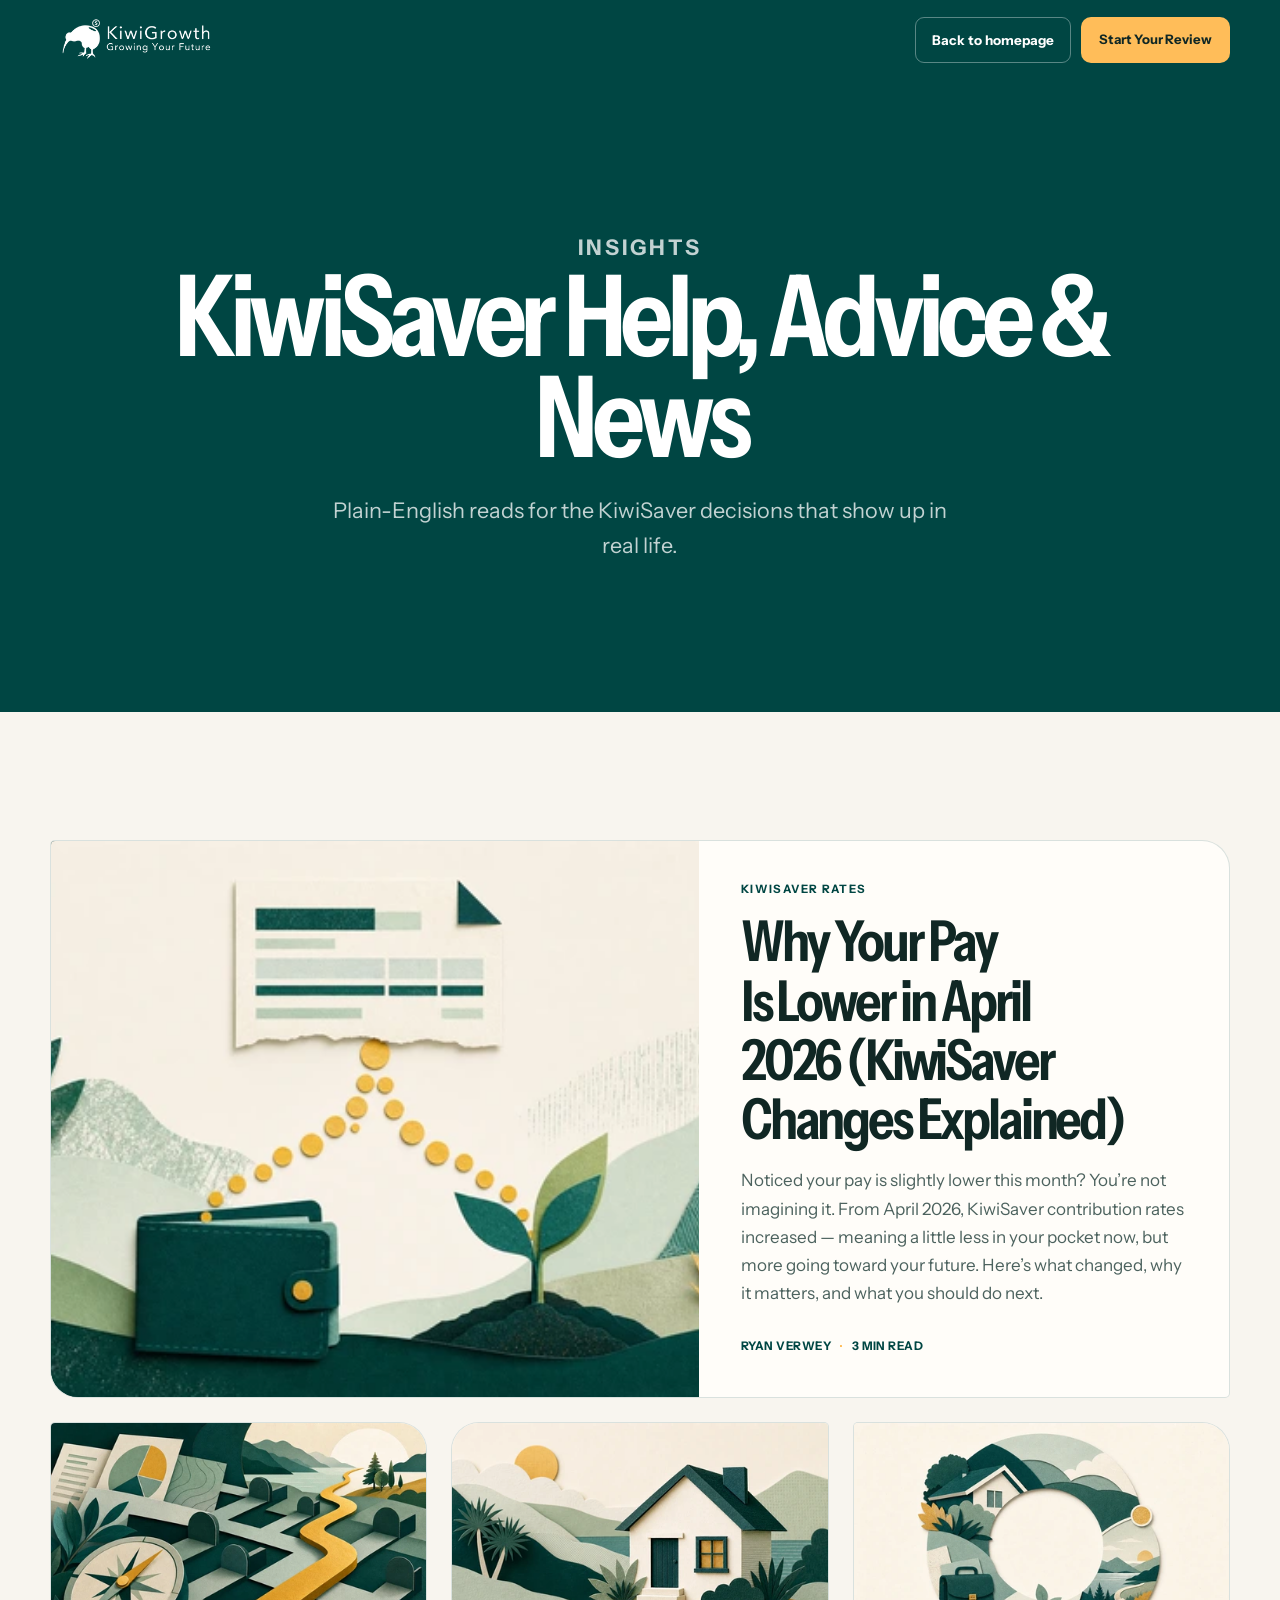
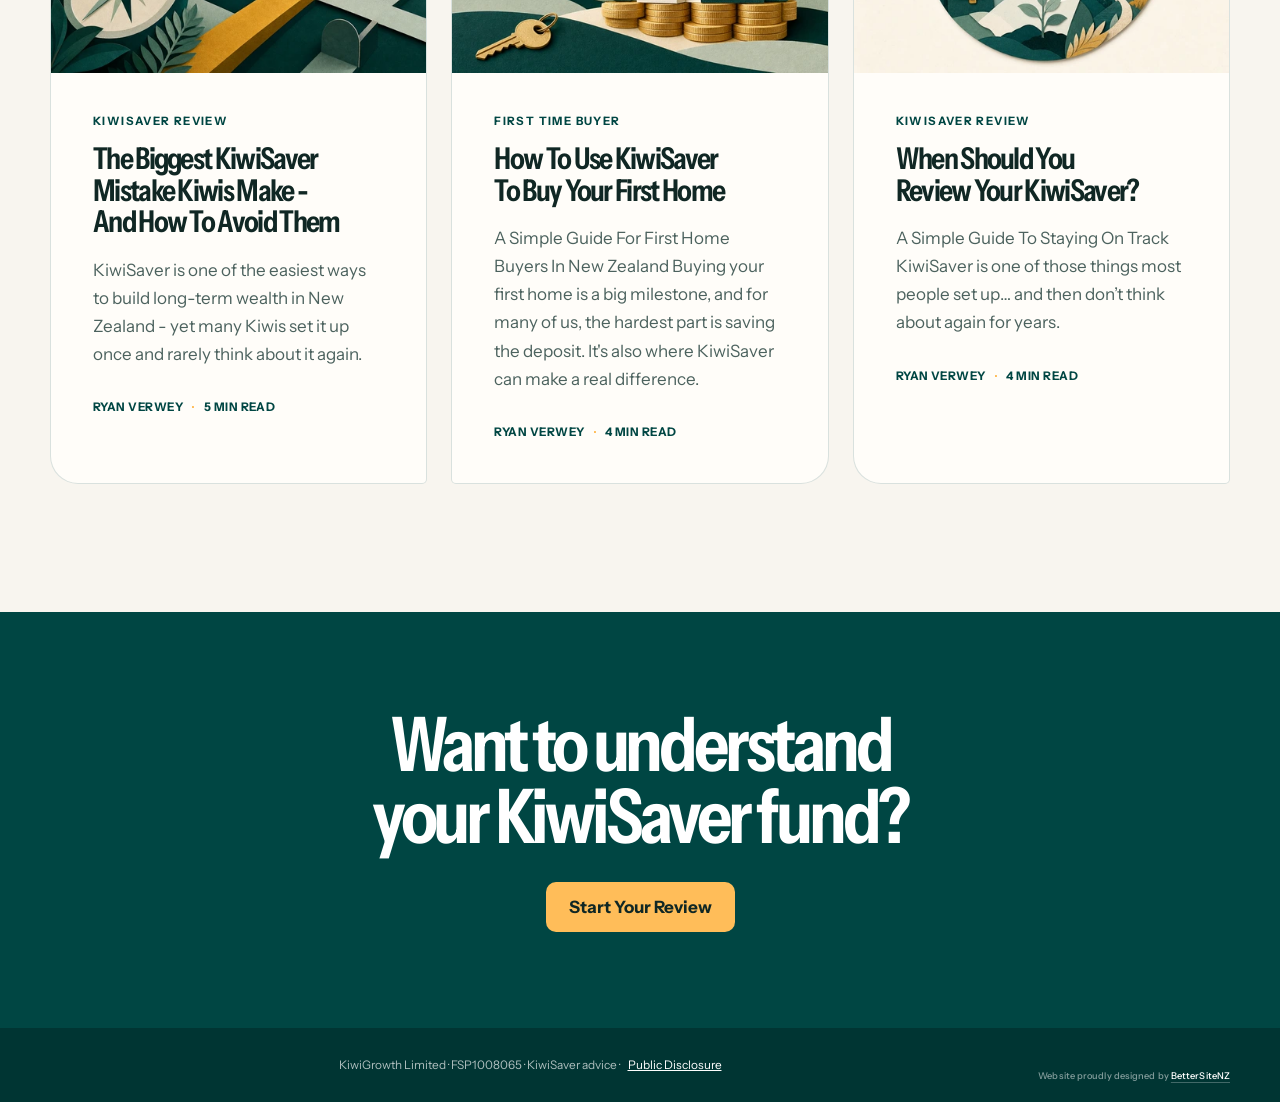
<file: insights.html>
<!doctype html>
<html lang="en-NZ">
  <head>
    <meta charset="utf-8">
    <meta name="viewport" content="width=device-width, initial-scale=1">
    <meta name="referrer" content="no-referrer">
    <meta name="theme-color" content="#004643">
    <meta name="description" content="KiwiSaver help, advice and news from KiwiGrowth.">
    <title>KiwiSaver Help, Advice &amp; News | KiwiGrowth</title>
    <link rel="icon" href="assets/brand/kiwigrowth-favicon-64.png" type="image/png" sizes="64x64">
    <link rel="preload" href="assets/fonts/instrument-sans-latin.woff2" as="font" type="font/woff2" crossorigin>
    <link rel="preload" as="image" href="assets/insights/pay-change-2026-768.webp" imagesrcset="assets/insights/pay-change-2026-480.webp 480w, assets/insights/pay-change-2026-768.webp 768w, assets/insights/pay-change-2026-1080.webp 1080w, assets/insights/pay-change-2026.webp 1536w" imagesizes="(max-width: 760px) calc(100vw - 30px), (max-width: 1100px) calc(100vw - 38px), 648px" type="image/webp" fetchpriority="high">
    <link rel="stylesheet" href="styles.css">
  </head>
  <body class="content-body">
    <a class="skip-link" href="#main-content">Skip to main content</a>
    <header class="legal-header"><div class="page-shell legal-header__inner"><a class="brand" href="/" aria-label="KiwiGrowth homepage"><picture><source type="image/webp" srcset="assets/brand/kiwigrowth-logo-white-header-320.webp 320w, assets/brand/kiwigrowth-logo-white-header-480.webp 480w" sizes="(max-width: 760px) 148px, 202px"><img src="assets/brand/kiwigrowth-logo-white-header.png" alt="KiwiGrowth" width="1440" height="648" decoding="async"></picture></a><div class="legal-header__actions"><a class="legal-back" href="/">Back to homepage</a><a class="button button--gold legal-cta" href="/#request-review">Start Your Review</a></div></div></header>
    <main id="main-content" class="insights-main">
      <section class="insights-hero"><div class="page-shell insights-hero__inner"><p class="content-kicker">Insights</p><h1>KiwiSaver Help, Advice &amp; News</h1><p>Plain-English reads for the KiwiSaver decisions that show up in real life.</p></div></section>
      <section class="insights-list section" aria-label="KiwiGrowth articles">
        <div class="page-shell insights-grid">
          <article class="insight-card insight-card--featured">
            <a class="insight-card__image" href="/why-your-pay-is-lower-april-2026" tabindex="-1" aria-hidden="true"><img src="assets/insights/pay-change-2026.webp" srcset="assets/insights/pay-change-2026-480.webp 480w, assets/insights/pay-change-2026-768.webp 768w, assets/insights/pay-change-2026-1080.webp 1080w, assets/insights/pay-change-2026.webp 1536w" sizes="(max-width: 760px) calc(100vw - 30px), (max-width: 1100px) calc(100vw - 38px), 648px" alt="" width="1536" height="1024" decoding="async" fetchpriority="high"></a>
            <div class="insight-card__body"><p class="insight-category">KiwiSaver Rates</p><h2><a href="/why-your-pay-is-lower-april-2026">Why Your Pay Is Lower in April 2026 (KiwiSaver Changes Explained)</a></h2><p>Noticed your pay is slightly lower this month? You’re not imagining it. From April 2026, KiwiSaver contribution rates increased — meaning a little less in your pocket now, but more going toward your future. Here’s what changed, why it matters, and what you should do next.</p><div class="insight-meta"><span>Ryan Verwey</span><span>3 min read</span></div></div>
          </article>
          <article class="insight-card">
            <a class="insight-card__image" href="/the-biggest-kiwisaver-mistakes" tabindex="-1" aria-hidden="true"><img src="assets/insights/kiwisaver-mistakes.webp" srcset="assets/insights/kiwisaver-mistakes-480.webp 480w, assets/insights/kiwisaver-mistakes-768.webp 768w, assets/insights/kiwisaver-mistakes-1080.webp 1080w, assets/insights/kiwisaver-mistakes.webp 1536w" sizes="(max-width: 1100px) calc(100vw - 38px), 376px" alt="" width="1536" height="1024" loading="lazy" decoding="async"></a>
            <div class="insight-card__body"><p class="insight-category">KiwiSaver Review</p><h2><a href="/the-biggest-kiwisaver-mistakes">The Biggest KiwiSaver Mistake Kiwis Make - And How To Avoid Them</a></h2><p>KiwiSaver is one of the easiest ways to build long-term wealth in New Zealand - yet many Kiwis set it up once and rarely think about it again.</p><div class="insight-meta"><span>Ryan Verwey</span><span>5 min read</span></div></div>
          </article>
          <article class="insight-card">
            <a class="insight-card__image" href="/how-to-use-kiwisaver-for-your-first-home" tabindex="-1" aria-hidden="true"><img src="assets/insights/first-home-kiwisaver.webp" srcset="assets/insights/first-home-kiwisaver-480.webp 480w, assets/insights/first-home-kiwisaver-768.webp 768w, assets/insights/first-home-kiwisaver-1080.webp 1080w, assets/insights/first-home-kiwisaver.webp 1536w" sizes="(max-width: 1100px) calc(100vw - 38px), 376px" alt="" width="1536" height="1024" loading="lazy" decoding="async"></a>
            <div class="insight-card__body"><p class="insight-category">First Time Buyer</p><h2><a href="/how-to-use-kiwisaver-for-your-first-home">How To Use KiwiSaver To Buy Your First Home</a></h2><p>A Simple Guide For First Home Buyers In New Zealand Buying your first home is a big milestone, and for many of us, the hardest part is saving the deposit. It's also where KiwiSaver can make a real difference.</p><div class="insight-meta"><span>Ryan Verwey</span><span>4 min read</span></div></div>
          </article>
          <article class="insight-card">
            <a class="insight-card__image" href="/when-should-you-review-your-kiwisaver" tabindex="-1" aria-hidden="true"><img src="assets/insights/review-timing.webp" srcset="assets/insights/review-timing-480.webp 480w, assets/insights/review-timing-768.webp 768w, assets/insights/review-timing-1080.webp 1080w, assets/insights/review-timing.webp 1536w" sizes="(max-width: 1100px) calc(100vw - 38px), 376px" alt="" width="1536" height="1024" loading="lazy" decoding="async"></a>
            <div class="insight-card__body"><p class="insight-category">KiwiSaver Review</p><h2><a href="/when-should-you-review-your-kiwisaver">When Should You Review Your KiwiSaver?</a></h2><p>A Simple Guide To Staying On Track KiwiSaver is one of those things most people set up… and then don’t think about again for years.</p><div class="insight-meta"><span>Ryan Verwey</span><span>4 min read</span></div></div>
          </article>
        </div>
      </section>
      <section class="content-cta"><div class="page-shell"><h2>Want to understand your KiwiSaver fund?</h2><a class="button button--gold" href="/#request-review">Start Your Review</a></div></section>
    </main>
    <footer class="content-footer"><div class="page-shell content-footer__inner"><div>KiwiGrowth Limited · FSP1008065 · KiwiSaver advice · <a href="/privacy-and-disclosure">Public Disclosure</a></div><small class="site-credit">Website proudly designed by <a href="https://bettersite.co.nz/" target="_blank" rel="noopener noreferrer">BetterSiteNZ</a></small></div></footer>
  </body>
</html>
</file>
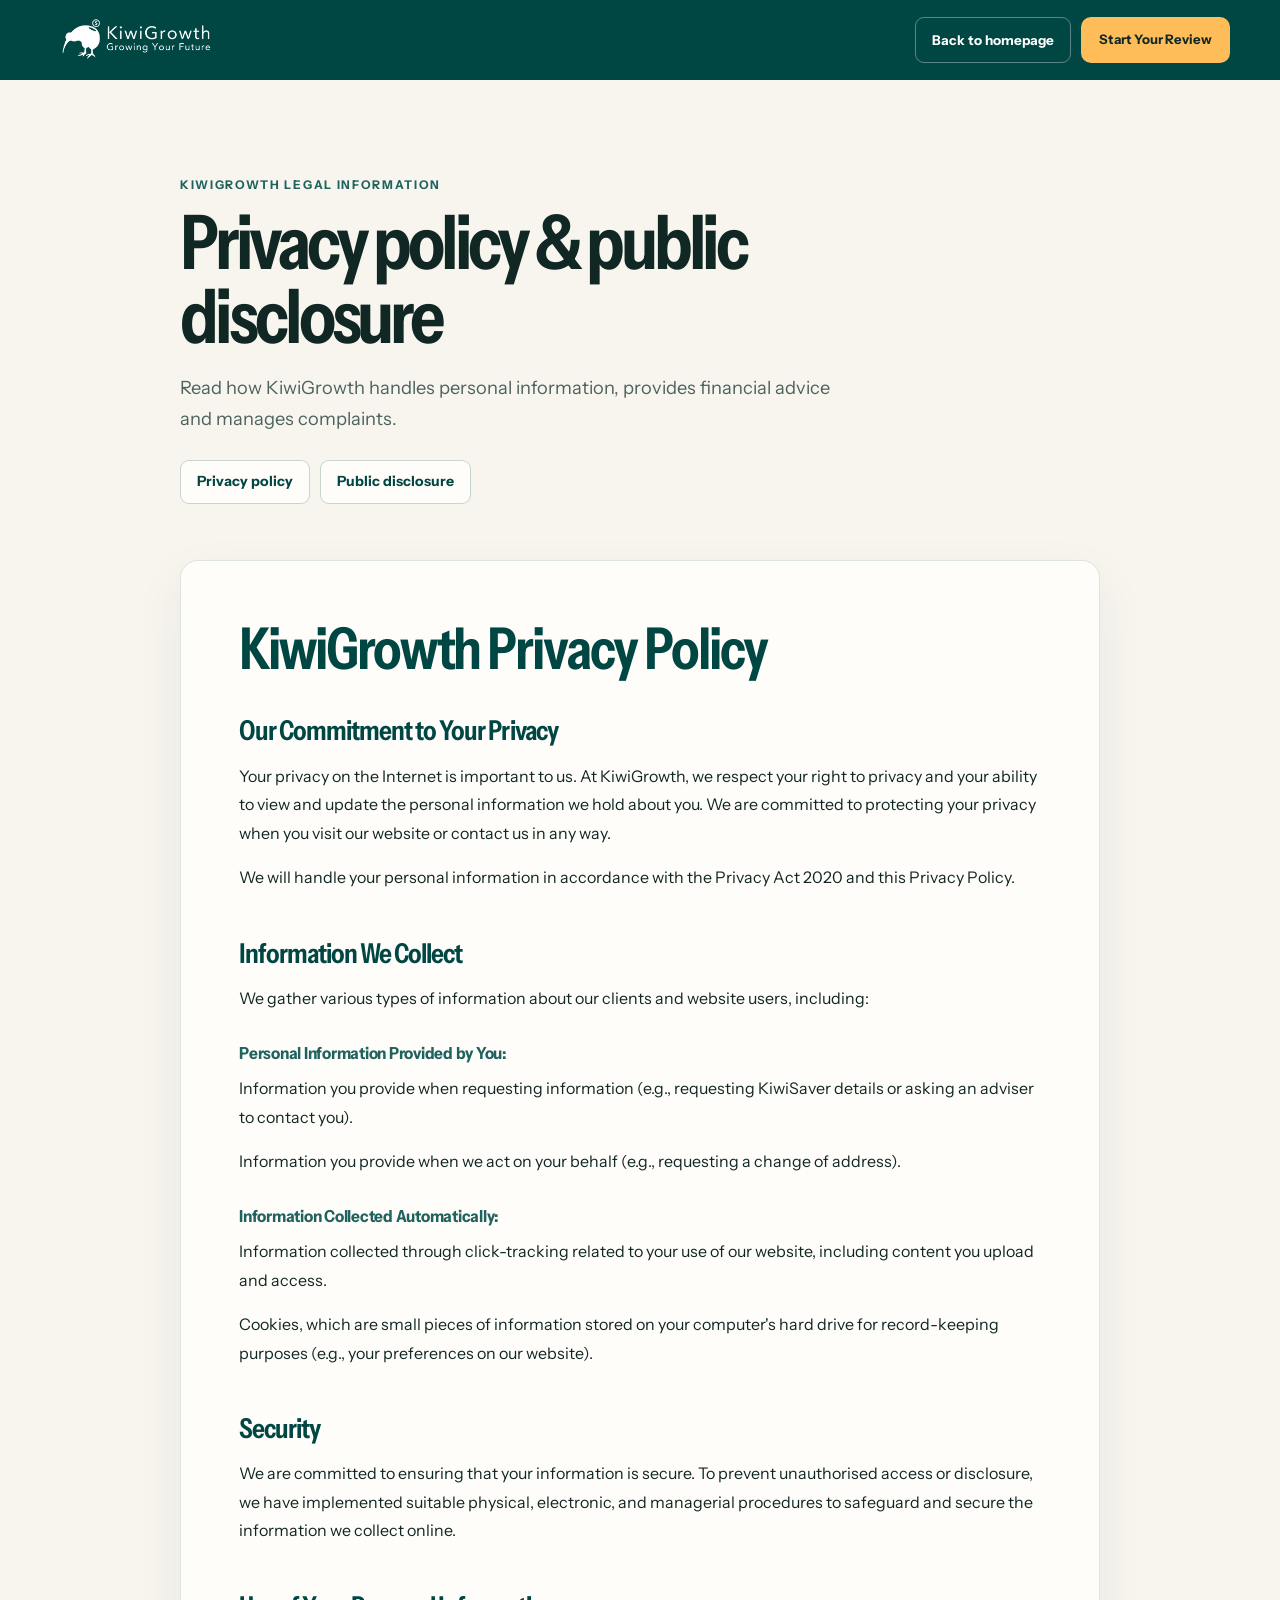
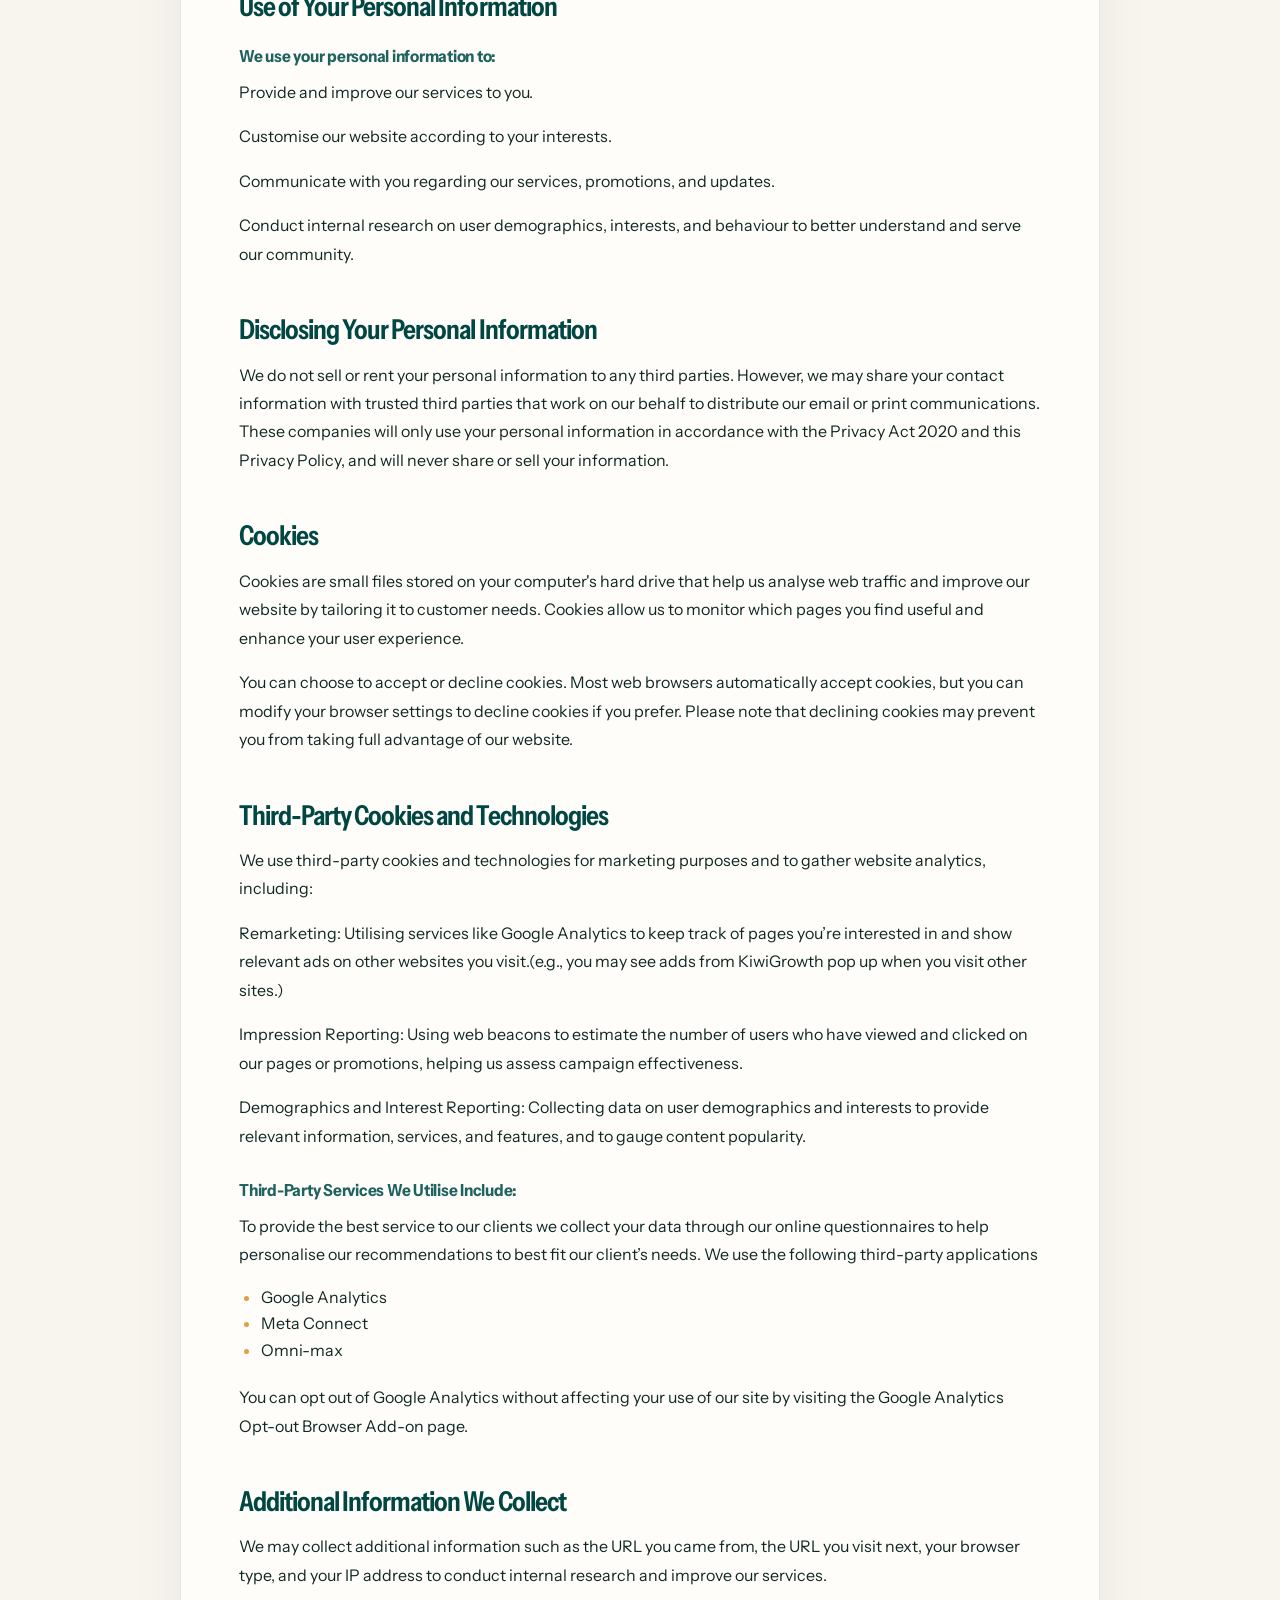
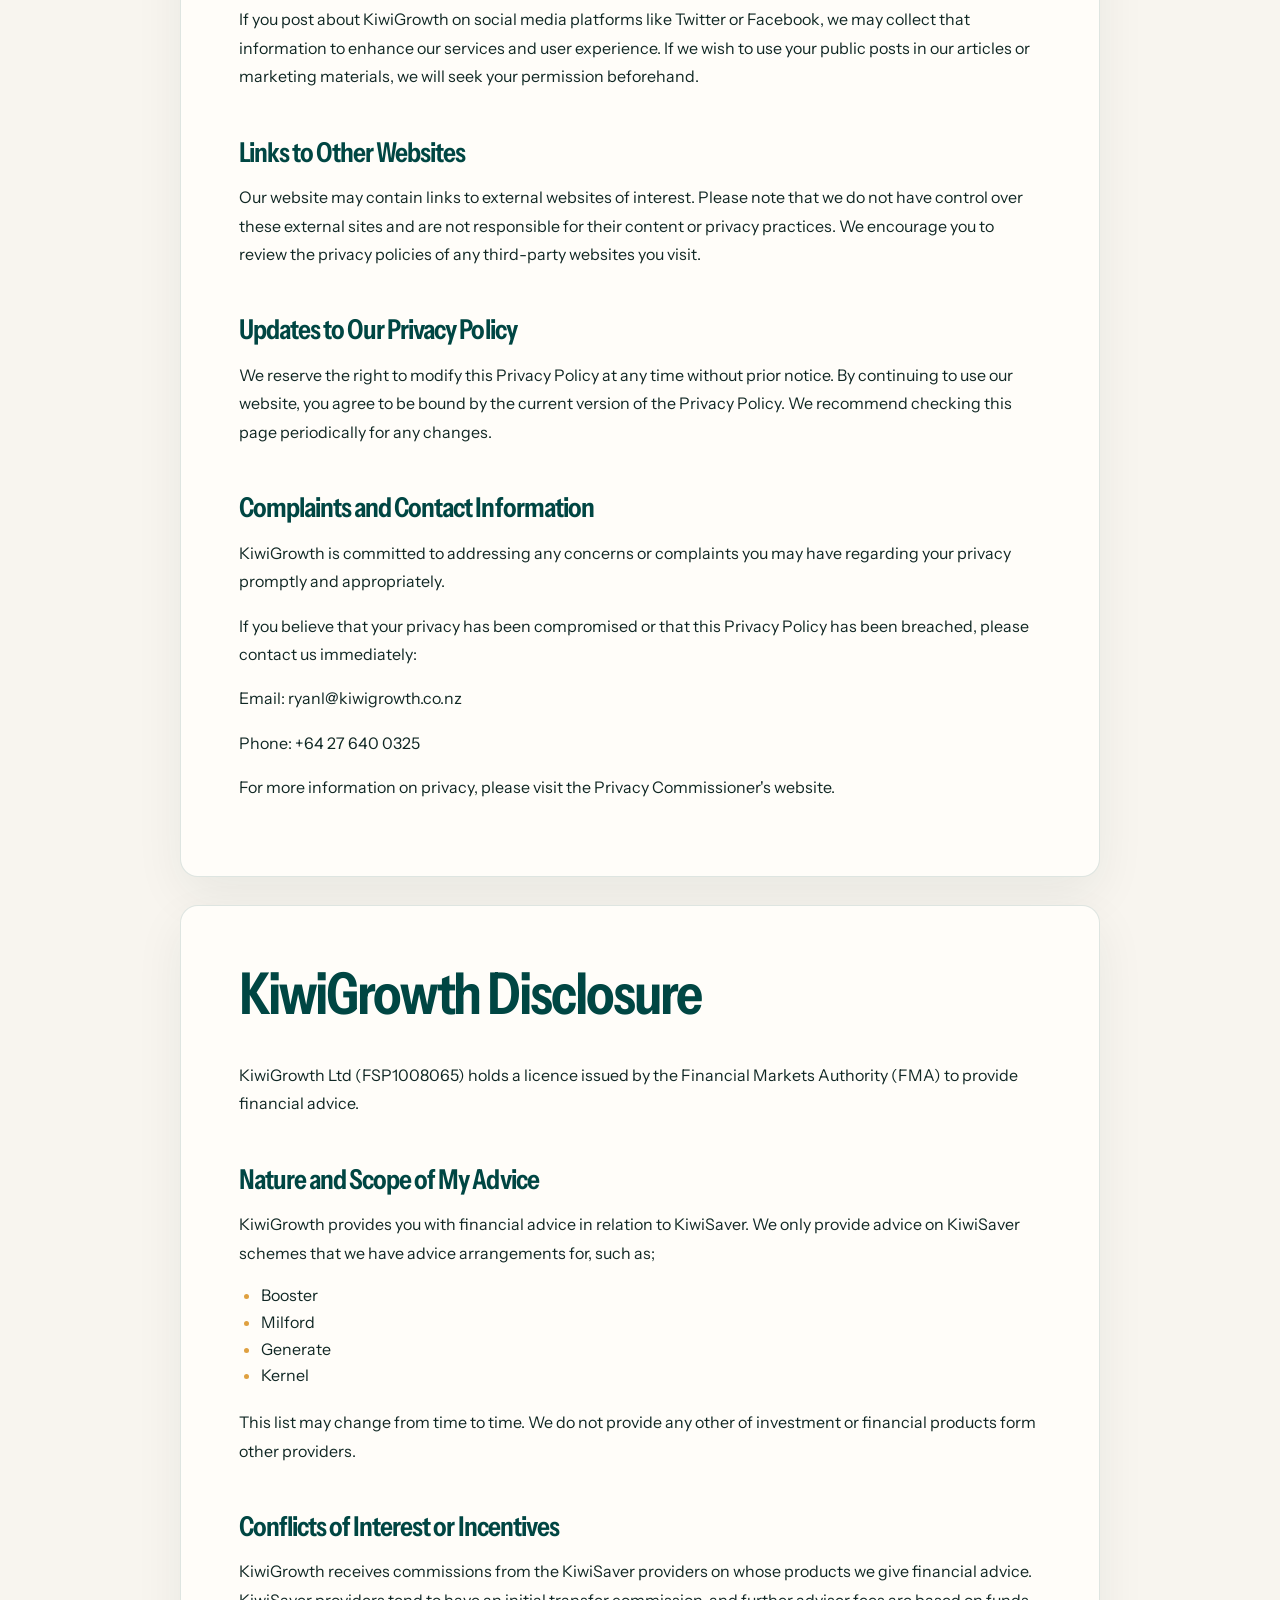
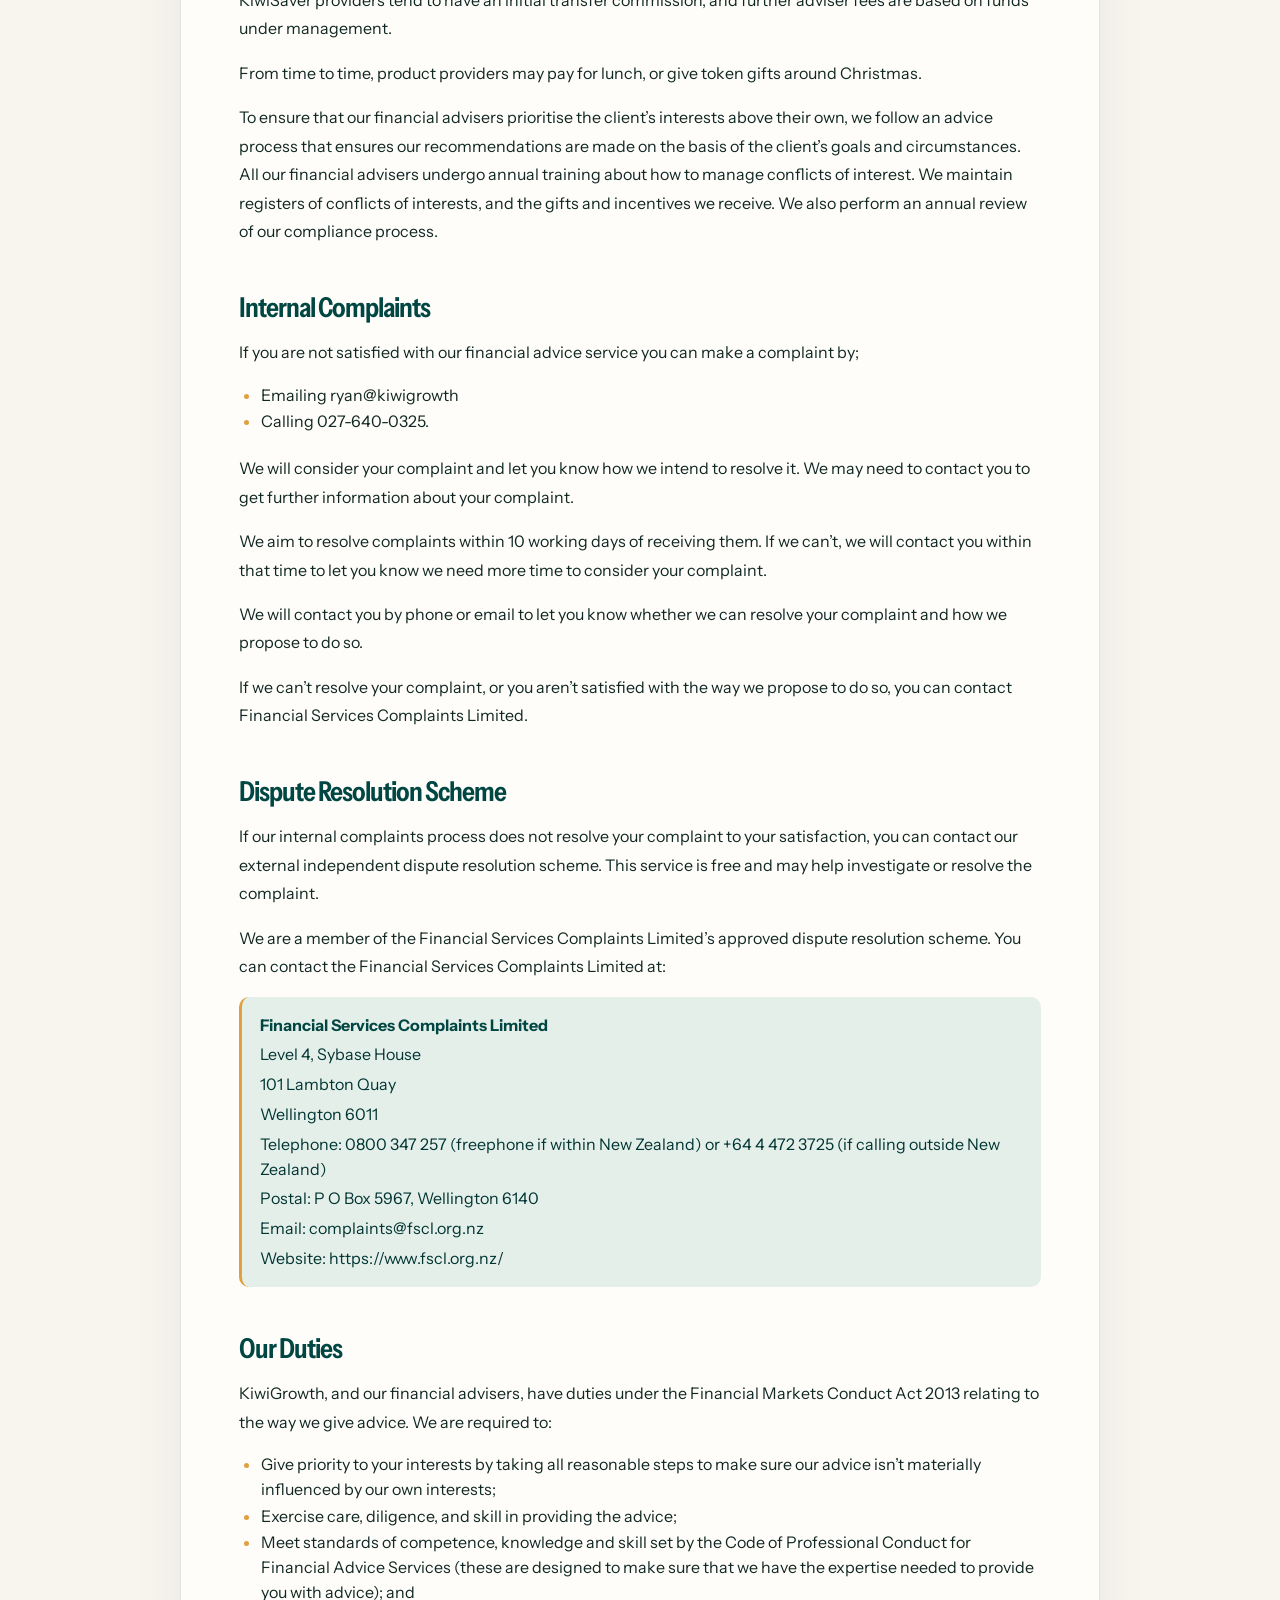
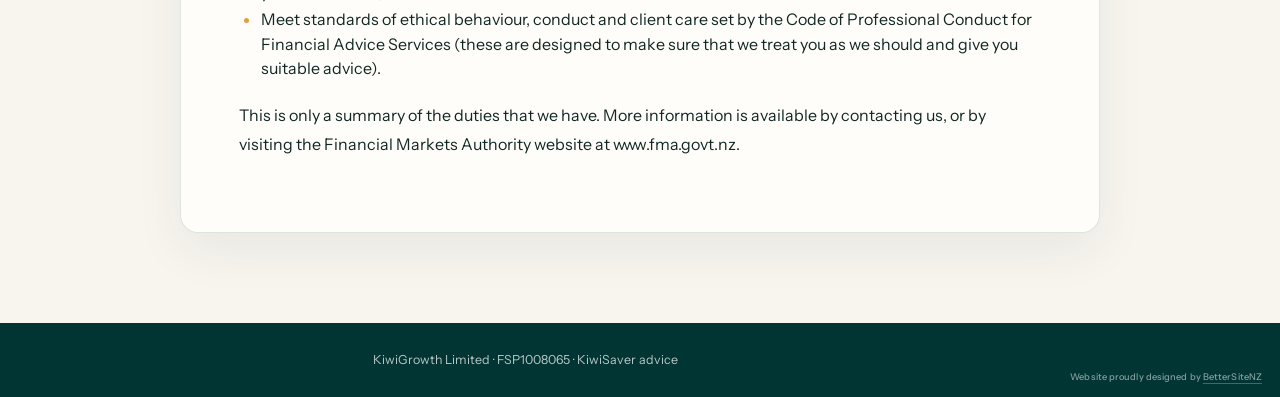
<file: privacy-and-disclosure.html>
<!doctype html>
<html lang="en-NZ">
  <head>
    <meta charset="utf-8">
    <meta name="viewport" content="width=device-width, initial-scale=1">
    <meta name="referrer" content="no-referrer">
    <meta name="theme-color" content="#004643">
    <meta name="description" content="KiwiGrowth privacy policy and public disclosure.">
    <title>Privacy Policy and Public Disclosure | KiwiGrowth</title>
    <link rel="icon" href="assets/brand/kiwigrowth-favicon-64.png" type="image/png" sizes="64x64">
    <link rel="preload" href="assets/fonts/instrument-sans-latin.woff2" as="font" type="font/woff2" crossorigin>
    <link rel="stylesheet" href="styles.css">
  </head>
  <body class="legal-body">
    <a class="skip-link" href="#legal-content">Skip to legal information</a>
    <header class="legal-header">
      <div class="page-shell legal-header__inner">
        <a class="brand" href="/" aria-label="KiwiGrowth homepage">
          <picture>
            <source type="image/webp" srcset="assets/brand/kiwigrowth-logo-white-header-320.webp 320w, assets/brand/kiwigrowth-logo-white-header-480.webp 480w" sizes="(max-width: 760px) 148px, 202px">
            <img src="assets/brand/kiwigrowth-logo-white-header.png" alt="KiwiGrowth" width="1440" height="648" decoding="async">
          </picture>
        </a>
        <div class="legal-header__actions">
          <a class="legal-back" href="/">Back to homepage</a>
          <a class="button button--gold legal-cta" href="/#request-review">Start Your Review</a>
        </div>
      </div>
    </header>

    <main class="legal-main" id="legal-content">
      <div class="page-shell legal-intro">
        <p class="content-kicker">KiwiGrowth legal information</p>
        <h1>Privacy policy &amp; public disclosure</h1>
        <p>Read how KiwiGrowth handles personal information, provides financial advice and manages complaints.</p>
        <nav class="legal-jump-links" aria-label="On this page">
          <a href="#privacy-policy">Privacy policy</a>
          <a href="#public-disclosure">Public disclosure</a>
        </nav>
      </div>
      <pre class="legal-copy" data-legal-copy>KiwiGrowth Privacy Policy 
Our Commitment to Your Privacy


Your privacy on the Internet is important to us. At KiwiGrowth, we respect your right to privacy and your ability to view and update the personal information we hold about you. We are committed to protecting your privacy when you visit our website or contact us in any way.

We will handle your personal information in accordance with the Privacy Act 2020 and this Privacy Policy.

Information We Collect


We gather various types of information about our clients and website users, including:
 

Personal Information Provided by You:

Information you provide when requesting information (e.g., requesting KiwiSaver details or asking an adviser to contact you).

Information you provide when we act on your behalf (e.g., requesting a change of address).

 

Information Collected Automatically:

Information collected through click-tracking related to your use of our website, including content you upload and access.

Cookies, which are small pieces of information stored on your computer's hard drive for record-keeping purposes (e.g., your preferences on our website).


Security
We are committed to ensuring that your information is secure. To prevent unauthorised access or disclosure, we have implemented suitable physical, electronic, and managerial procedures to safeguard and secure the information we collect online.

Use of Your Personal Information
We use your personal information to:
 

Provide and improve our services to you.

Customise our website according to your interests.

Communicate with you regarding our services, promotions, and updates.

Conduct internal research on user demographics, interests, and behaviour to better understand and serve our community.


Disclosing Your Personal Information


We do not sell or rent your personal information to any third parties. However, we may share your contact information with trusted third parties that work on our behalf to distribute our email or print communications. These companies will only use your personal information in accordance with the Privacy Act 2020 and this Privacy Policy, and will never share or sell your information.

Cookies


Cookies are small files stored on your computer's hard drive that help us analyse web traffic and improve our website by tailoring it to customer needs. Cookies allow us to monitor which pages you find useful and enhance your user experience.

You can choose to accept or decline cookies. Most web browsers automatically accept cookies, but you can modify your browser settings to decline cookies if you prefer. Please note that declining cookies may prevent you from taking full advantage of our website.

Third-Party Cookies and Technologies

​We use third-party cookies and technologies for marketing purposes and to gather website analytics, including:

​

Remarketing: Utilising services like Google Analytics to keep track of pages you’re interested in and show relevant ads on other websites you visit.(e.g., you may see adds from KiwiGrowth pop up when you visit other sites.)

Impression Reporting: Using web beacons to estimate the number of users who have viewed and clicked on our pages or promotions, helping us assess campaign effectiveness.

Demographics and Interest Reporting: Collecting data on user demographics and interests to provide relevant information, services, and features, and to gauge content popularity.


Third-Party Services We Utilise Include:

To provide the best service to our clients we collect your data through our online questionnaires to help personalise our recommendations to best fit our client’s needs.  We use the following third-party applications

​

Google Analytics

Meta Connect

Omni-max

 

You can opt out of Google Analytics without affecting your use of our site by visiting the Google Analytics Opt-out Browser Add-on page.

Additional Information We Collect
We may collect additional information such as the URL you came from, the URL you visit next, your browser type, and your IP address to conduct internal research and improve our services.

If you post about KiwiGrowth on social media platforms like Twitter or Facebook, we may collect that information to enhance our services and user experience. If we wish to use your public posts in our articles or marketing materials, we will seek your permission beforehand.

Links to Other Websites
Our website may contain links to external websites of interest. Please note that we do not have control over these external sites and are not responsible for their content or privacy practices. We encourage you to review the privacy policies of any third-party websites you visit.

Updates to Our Privacy Policy
We reserve the right to modify this Privacy Policy at any time without prior notice. By continuing to use our website, you agree to be bound by the current version of the Privacy Policy. We recommend checking this page periodically for any changes.

Complaints and Contact Information
KiwiGrowth is committed to addressing any concerns or complaints you may have regarding your privacy promptly and appropriately.

If you believe that your privacy has been compromised or that this Privacy Policy has been breached, please contact us immediately:

Email: ryanl@kiwigrowth.co.nz
Phone: +64 27 640 0325

For more information on privacy, please visit the Privacy Commissioner's website.

KiwiGrowth Disclosure
KiwiGrowth Ltd (FSP1008065) holds a licence issued by the Financial Markets Authority (FMA) to provide financial advice. 

Nature and Scope of My Advice

KiwiGrowth provides you with financial advice in relation to KiwiSaver. We only provide advice on KiwiSaver schemes that we have advice arrangements for, such as;


• Booster
• Milford 

• Generate 

• Kernel 


This list may change from time to time. We do not provide any other of investment or financial products form other providers.​​

Conflicts of Interest or Incentives
KiwiGrowth receives commissions from the KiwiSaver providers on whose products we give financial advice. KiwiSaver providers tend to have an initial transfer commission, and further adviser fees are based on funds under management.

​

From time to time, product providers may pay for lunch, or give token gifts around Christmas.

​

To ensure that our financial advisers prioritise the client’s interests above their own, we follow an advice process that ensures our recommendations are made on the basis of the client’s goals and circumstances. All our financial advisers undergo annual training about how to manage conflicts of interest. We maintain registers of conflicts of interests, and the gifts and incentives we receive. We also perform an annual review of our compliance process.

Internal Complaints
If you are not satisfied with our financial advice service you can make a complaint by;

​

• Emailing ryan@kiwigrowth 

• Calling 027-640-0325.


We will consider your complaint and let you know how we intend to resolve it. We may need to contact you to get further information about your complaint.

 

We aim to resolve complaints within 10 working days of receiving them. If we can’t, we will contact you within that time to let you know we need more time to consider your complaint.

 

We will contact you by phone or email to let you know whether we can resolve your complaint and how we propose to do so.

 

If we can’t resolve your complaint, or you aren’t satisfied with the way we propose to do so, you can contact Financial Services Complaints Limited.

Dispute Resolution Scheme
If our internal complaints process does not resolve your complaint to your satisfaction, you can contact our external independent dispute resolution scheme. This service is free and may help investigate or resolve the complaint.

​

We are a member of the Financial Services Complaints Limited’s approved dispute resolution scheme. You can contact the Financial Services Complaints Limited at:

​

Financial Services Complaints Limited
Level 4, Sybase House
101 Lambton Quay
Wellington 6011

Telephone: 0800 347 257 (freephone if within New Zealand) or +64 4 472 3725 (if calling outside New Zealand)

Postal: P O Box 5967, Wellington 6140

Email: complaints@fscl.org.nz

Website: https://www.fscl.org.nz/

Our Duties
KiwiGrowth, and our financial advisers, have duties under the Financial Markets Conduct Act 2013 relating to the way we give advice. We are required to:

 

• Give priority to your interests by taking all reasonable steps to make sure our advice isn’t materially influenced by our own interests;

• Exercise care, diligence, and skill in providing the advice;

• Meet standards of competence, knowledge and skill set by the Code of Professional Conduct for Financial Advice Services (these are designed to make sure that we have the expertise needed to provide you with advice); and

• Meet standards of ethical behaviour, conduct and client care set by the Code of Professional Conduct for Financial Advice Services (these are designed to make sure that we treat you as we should and give you suitable advice).

​

This is only a summary of the duties that we have. More information is available by contacting us, or by visiting the Financial Markets Authority website at www.fma.govt.nz.</pre>
    </main>

    <footer class="legal-footer">
      <div>KiwiGrowth Limited · FSP1008065 · KiwiSaver advice</div>
      <small class="site-credit">Website proudly designed by <a href="https://bettersite.co.nz/" target="_blank" rel="noopener noreferrer">BetterSiteNZ</a></small>
    </footer>
    <script src="legal.js" defer></script>
  </body>
</html>
</file>
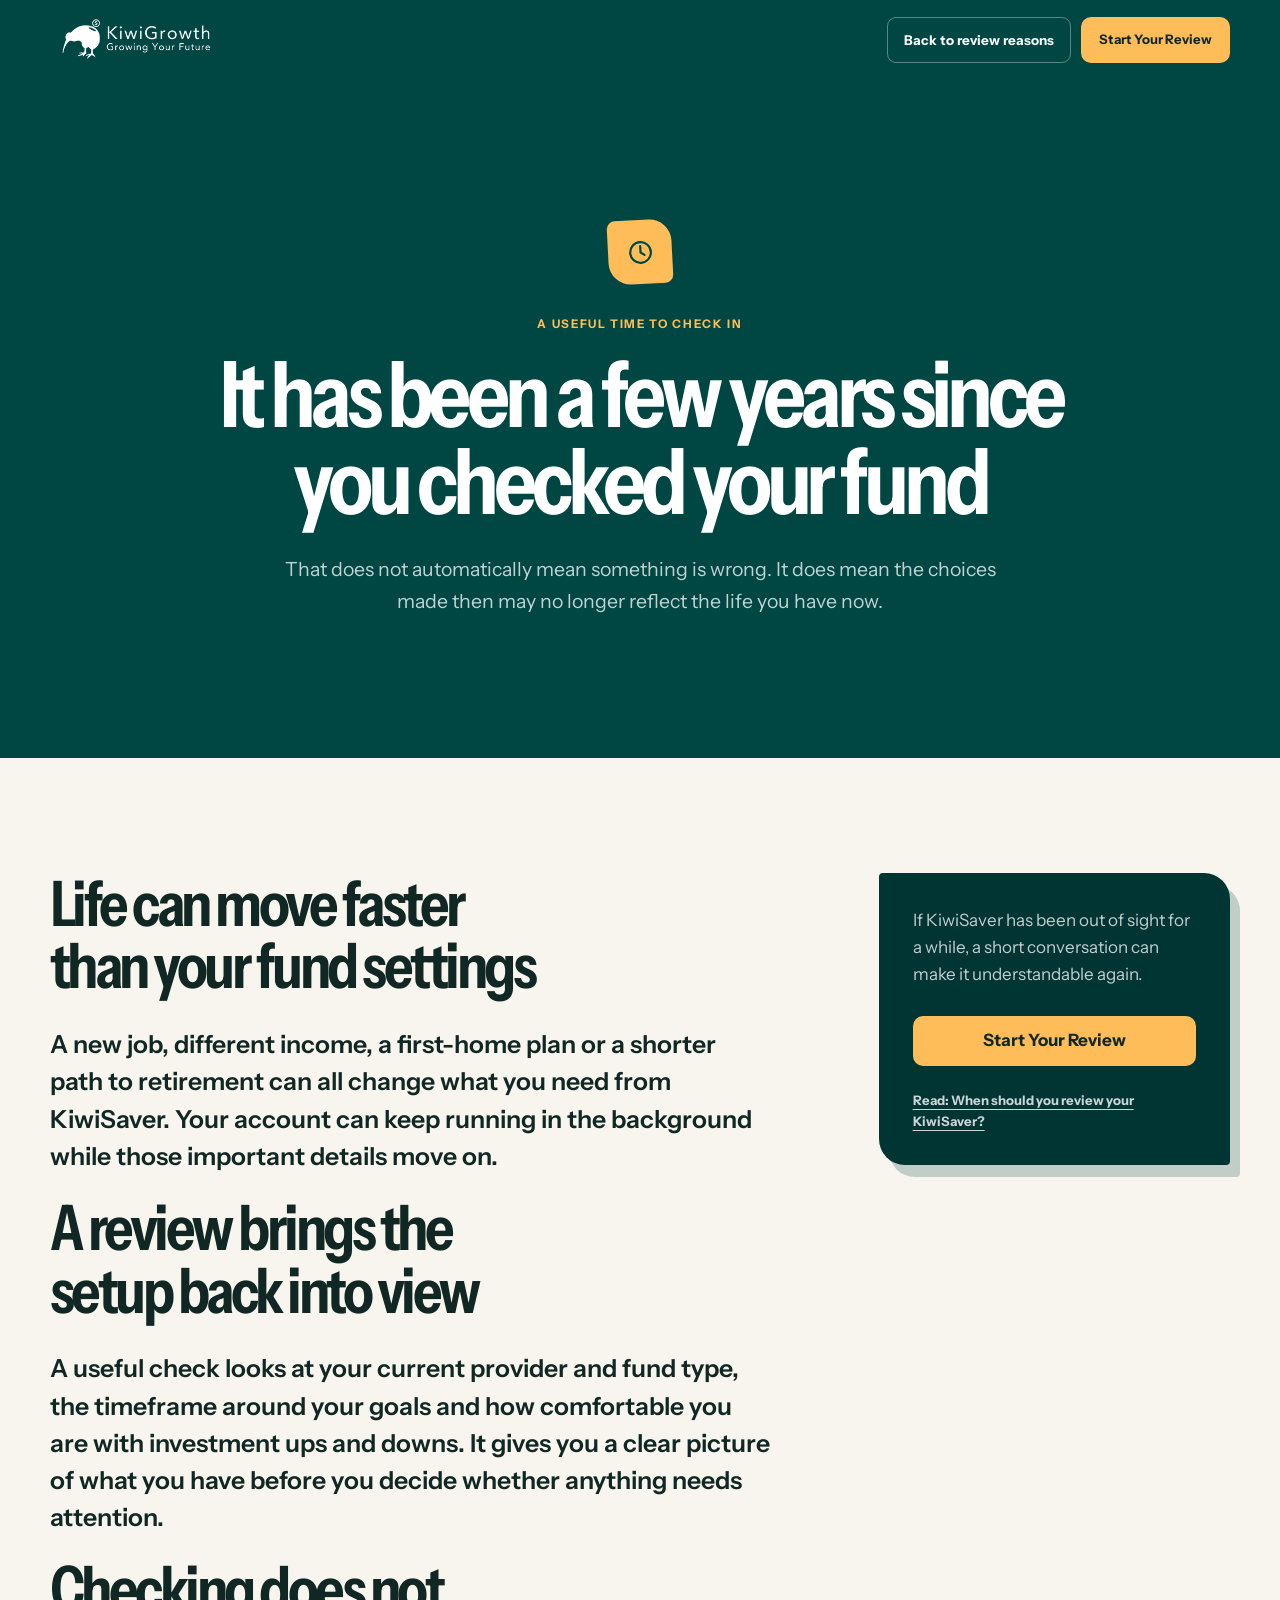
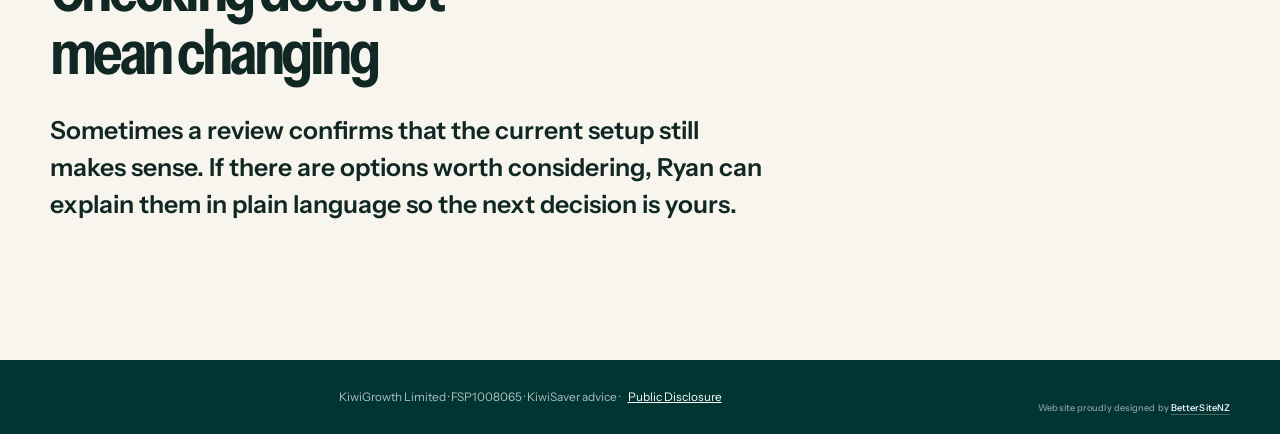
<file: review-after-a-few-years.html>
<!doctype html>
<html lang="en-NZ">
  <head>
    <meta charset="utf-8">
    <meta name="viewport" content="width=device-width, initial-scale=1">
    <meta name="referrer" content="no-referrer">
    <meta name="theme-color" content="#004643">
    <meta name="description" content="Why it may be useful to review your KiwiSaver fund after a few years.">
    <title>It Has Been a Few Years | KiwiGrowth</title>
    <link rel="icon" href="assets/brand/kiwigrowth-favicon-64.png" type="image/png" sizes="64x64">
    <link rel="preload" href="assets/fonts/instrument-sans-latin.woff2" as="font" type="font/woff2" crossorigin>
    <link rel="stylesheet" href="styles.css">
  </head>
  <body class="content-body">
    <a class="skip-link" href="#main-content">Skip to main content</a>
    <header class="legal-header">
      <div class="page-shell legal-header__inner">
        <a class="brand" href="/" aria-label="KiwiGrowth homepage"><picture><source type="image/webp" srcset="assets/brand/kiwigrowth-logo-white-header-320.webp 320w, assets/brand/kiwigrowth-logo-white-header-480.webp 480w" sizes="(max-width: 760px) 148px, 202px"><img src="assets/brand/kiwigrowth-logo-white-header.png" alt="KiwiGrowth" width="1440" height="648" decoding="async"></picture></a>
        <div class="legal-header__actions"><a class="legal-back" href="/#why-review">Back to review reasons</a><a class="button button--gold legal-cta" href="/#request-review">Start Your Review</a></div>
      </div>
    </header>
    <main id="main-content" class="reason-main">
      <section class="reason-hero">
        <div class="page-shell reason-hero__inner">
          <span class="reason-mark" aria-hidden="true"><svg viewBox="0 0 24 24"><circle cx="12" cy="12" r="8"></circle><path d="M12 7v5l3 2"></path></svg></span>
          <p class="content-kicker">A useful time to check in</p>
          <h1>It has been a few years since you checked your fund</h1>
          <p>That does not automatically mean something is wrong. It does mean the choices made then may no longer reflect the life you have now.</p>
        </div>
      </section>
      <section class="reason-content section">
        <div class="page-shell reason-layout">
          <div class="reason-copy">
            <section><h2>Life can move faster than your fund settings</h2><p>A new job, different income, a first-home plan or a shorter path to retirement can all change what you need from KiwiSaver. Your account can keep running in the background while those important details move on.</p></section>
            <section><h2>A review brings the setup back into view</h2><p>A useful check looks at your current provider and fund type, the timeframe around your goals and how comfortable you are with investment ups and downs. It gives you a clear picture of what you have before you decide whether anything needs attention.</p></section>
            <section><h2>Checking does not mean changing</h2><p>Sometimes a review confirms that the current setup still makes sense. If there are options worth considering, Ryan can explain them in plain language so the next decision is yours.</p></section>
          </div>
          <aside class="reason-aside"><p>If KiwiSaver has been out of sight for a while, a short conversation can make it understandable again.</p><a class="button button--gold" href="/#request-review">Start Your Review</a><a class="reason-read-link" href="/when-should-you-review-your-kiwisaver">Read: When should you review your KiwiSaver?</a></aside>
        </div>
      </section>
    </main>
    <footer class="content-footer"><div class="page-shell content-footer__inner"><div>KiwiGrowth Limited · FSP1008065 · KiwiSaver advice · <a href="/privacy-and-disclosure">Public Disclosure</a></div><small class="site-credit">Website proudly designed by <a href="https://bettersite.co.nz/" target="_blank" rel="noopener noreferrer">BetterSiteNZ</a></small></div></footer>
  </body>
</html>
</file>
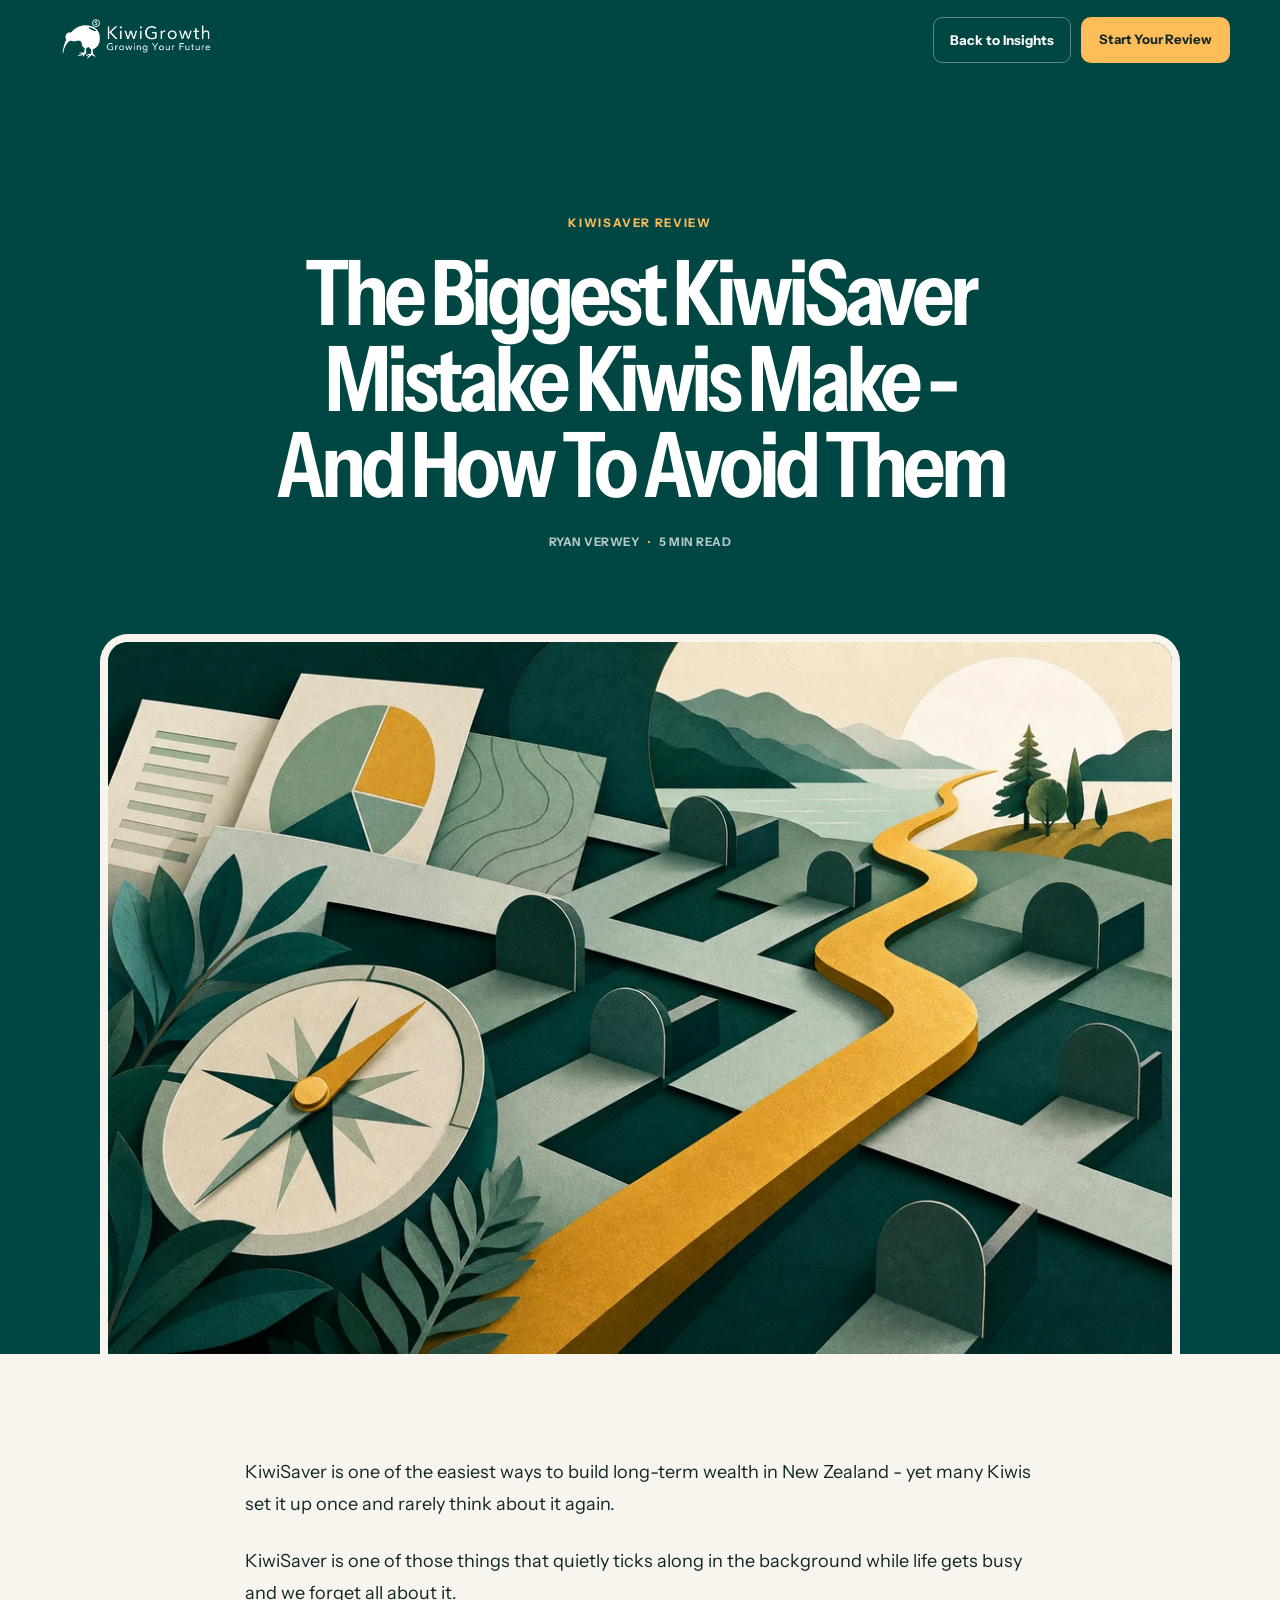
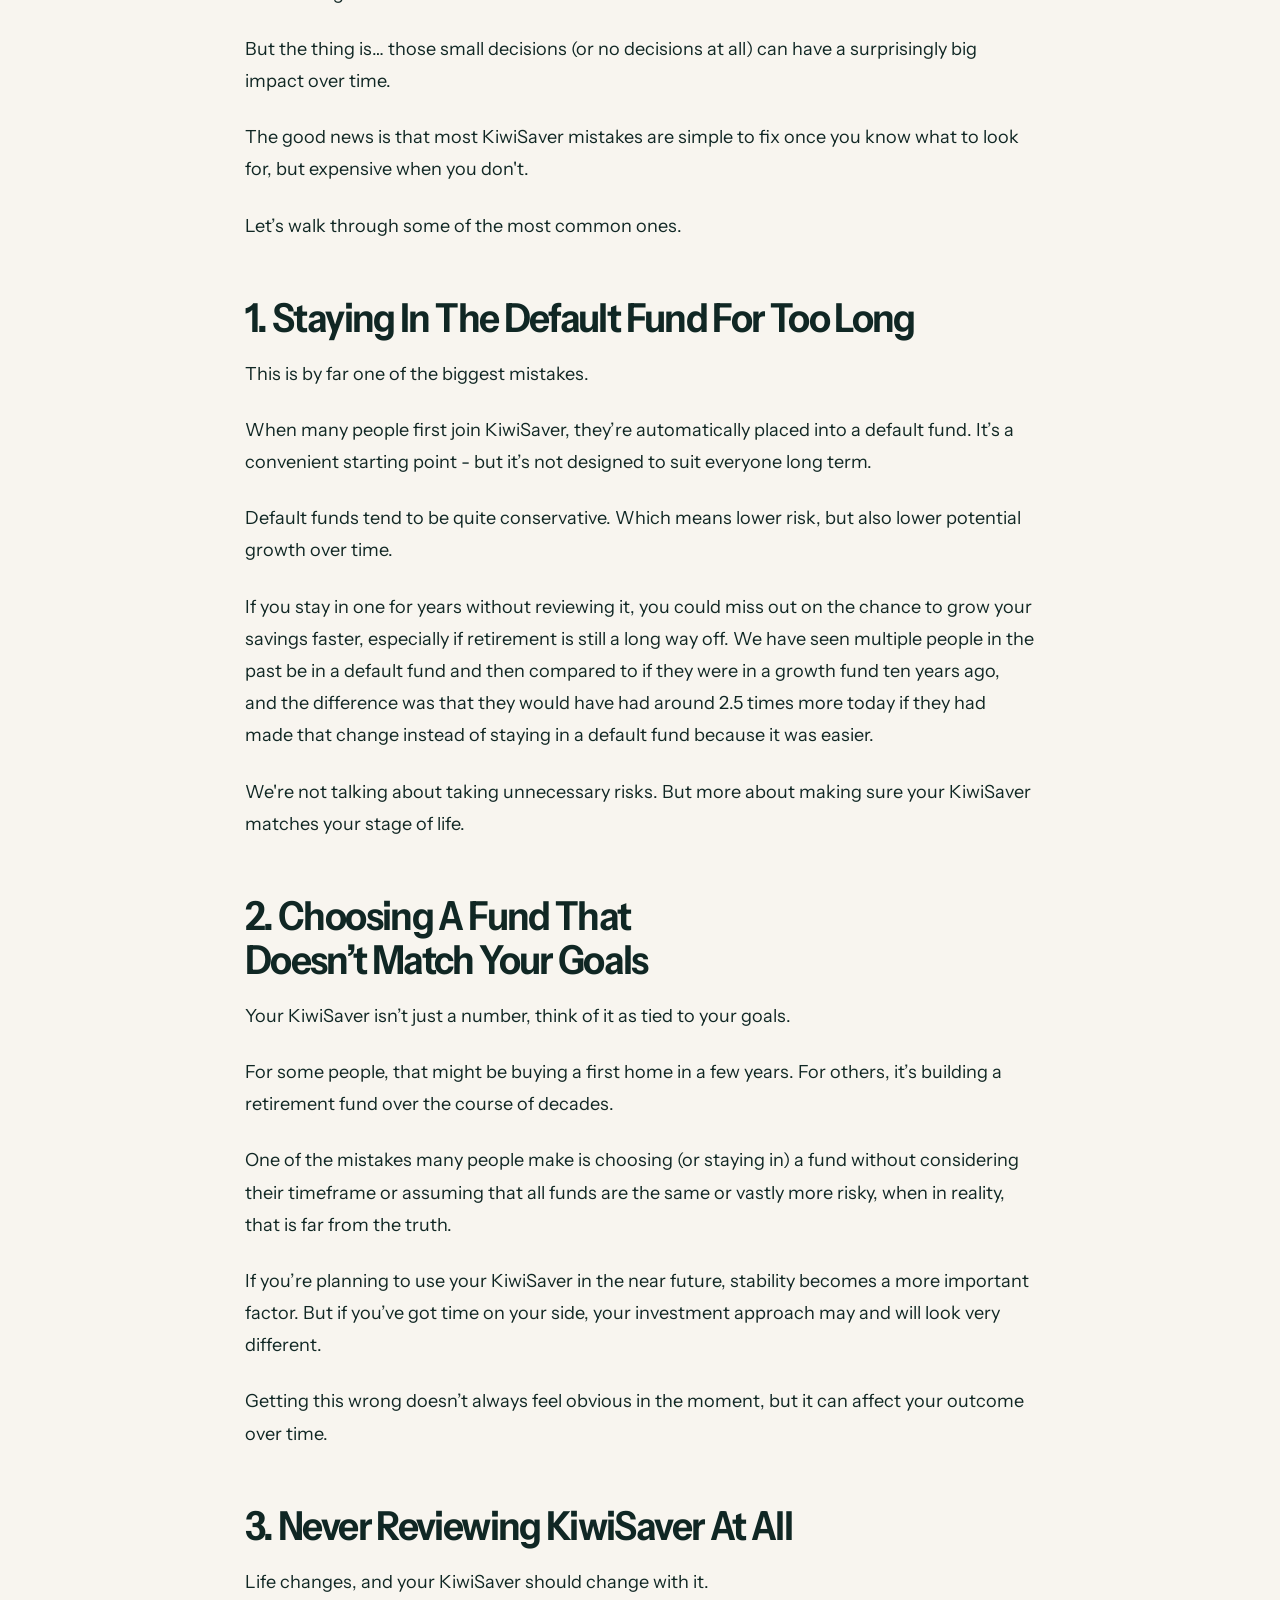
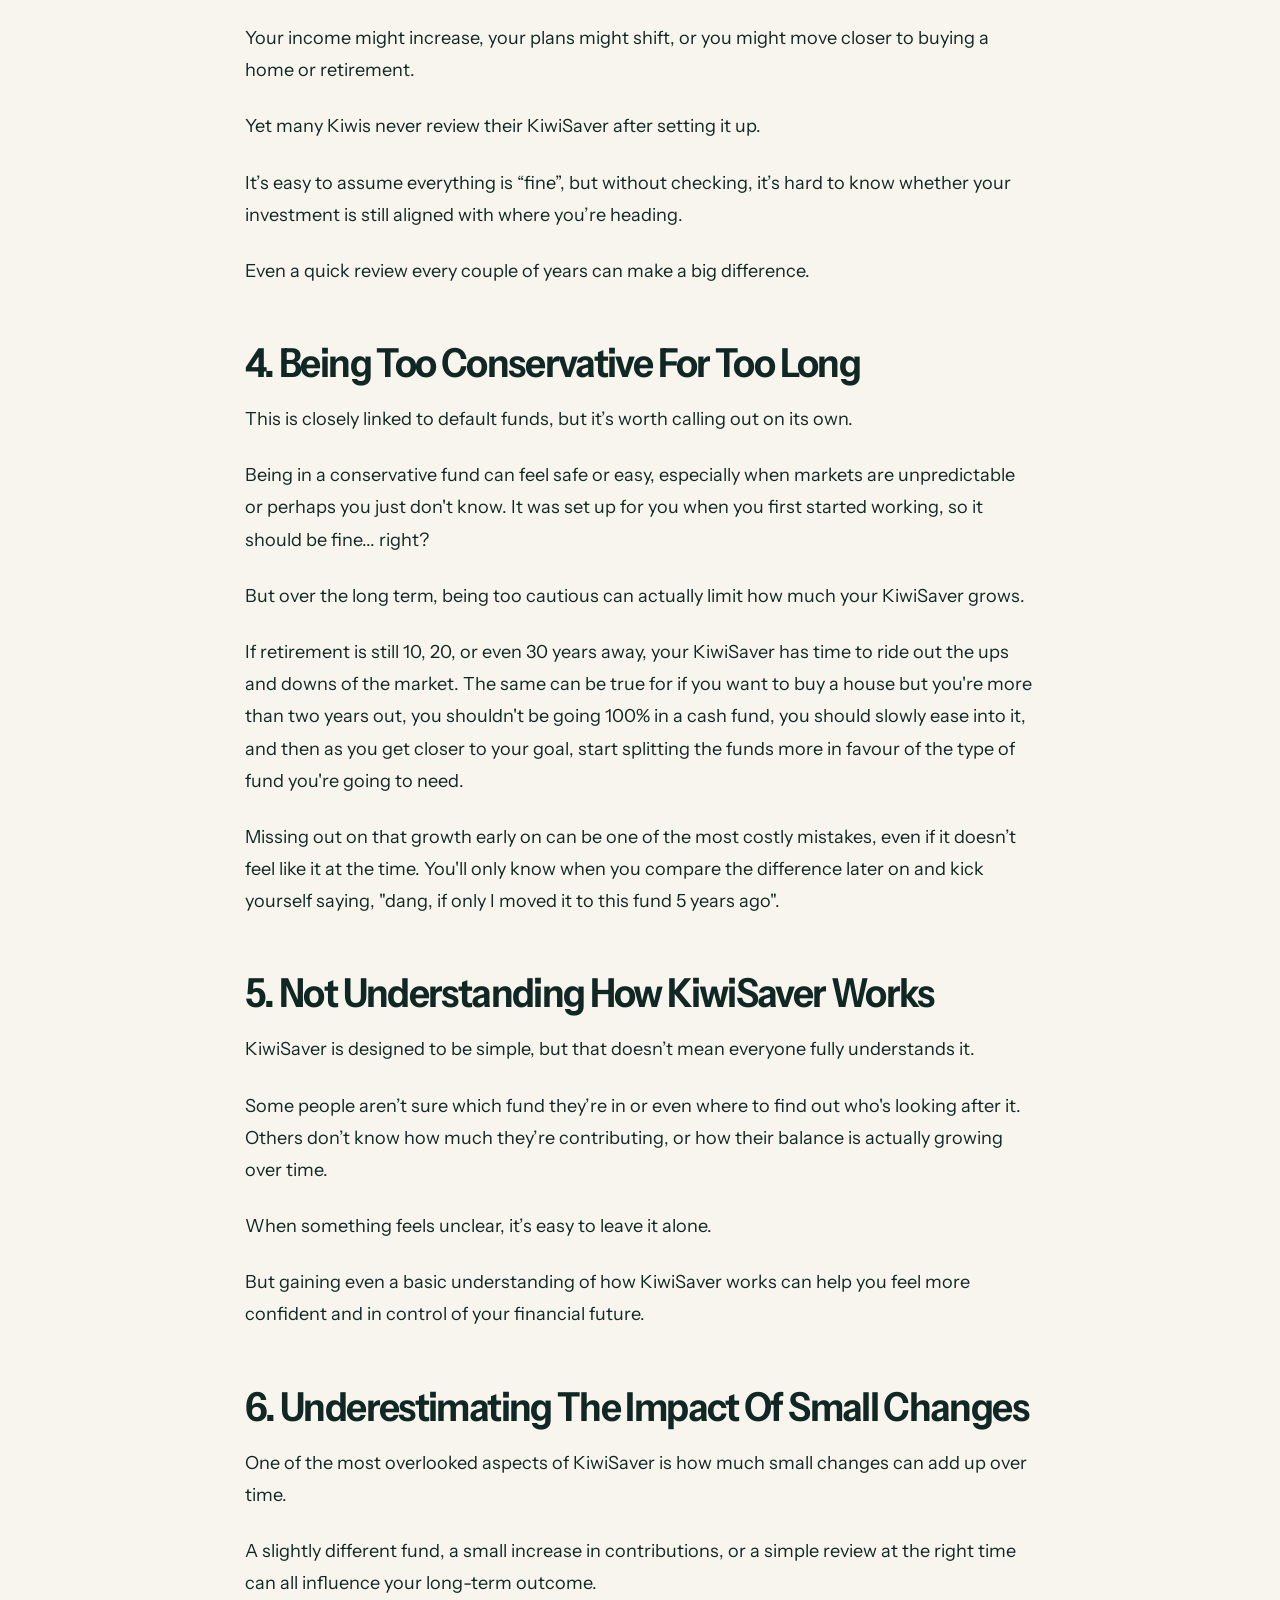
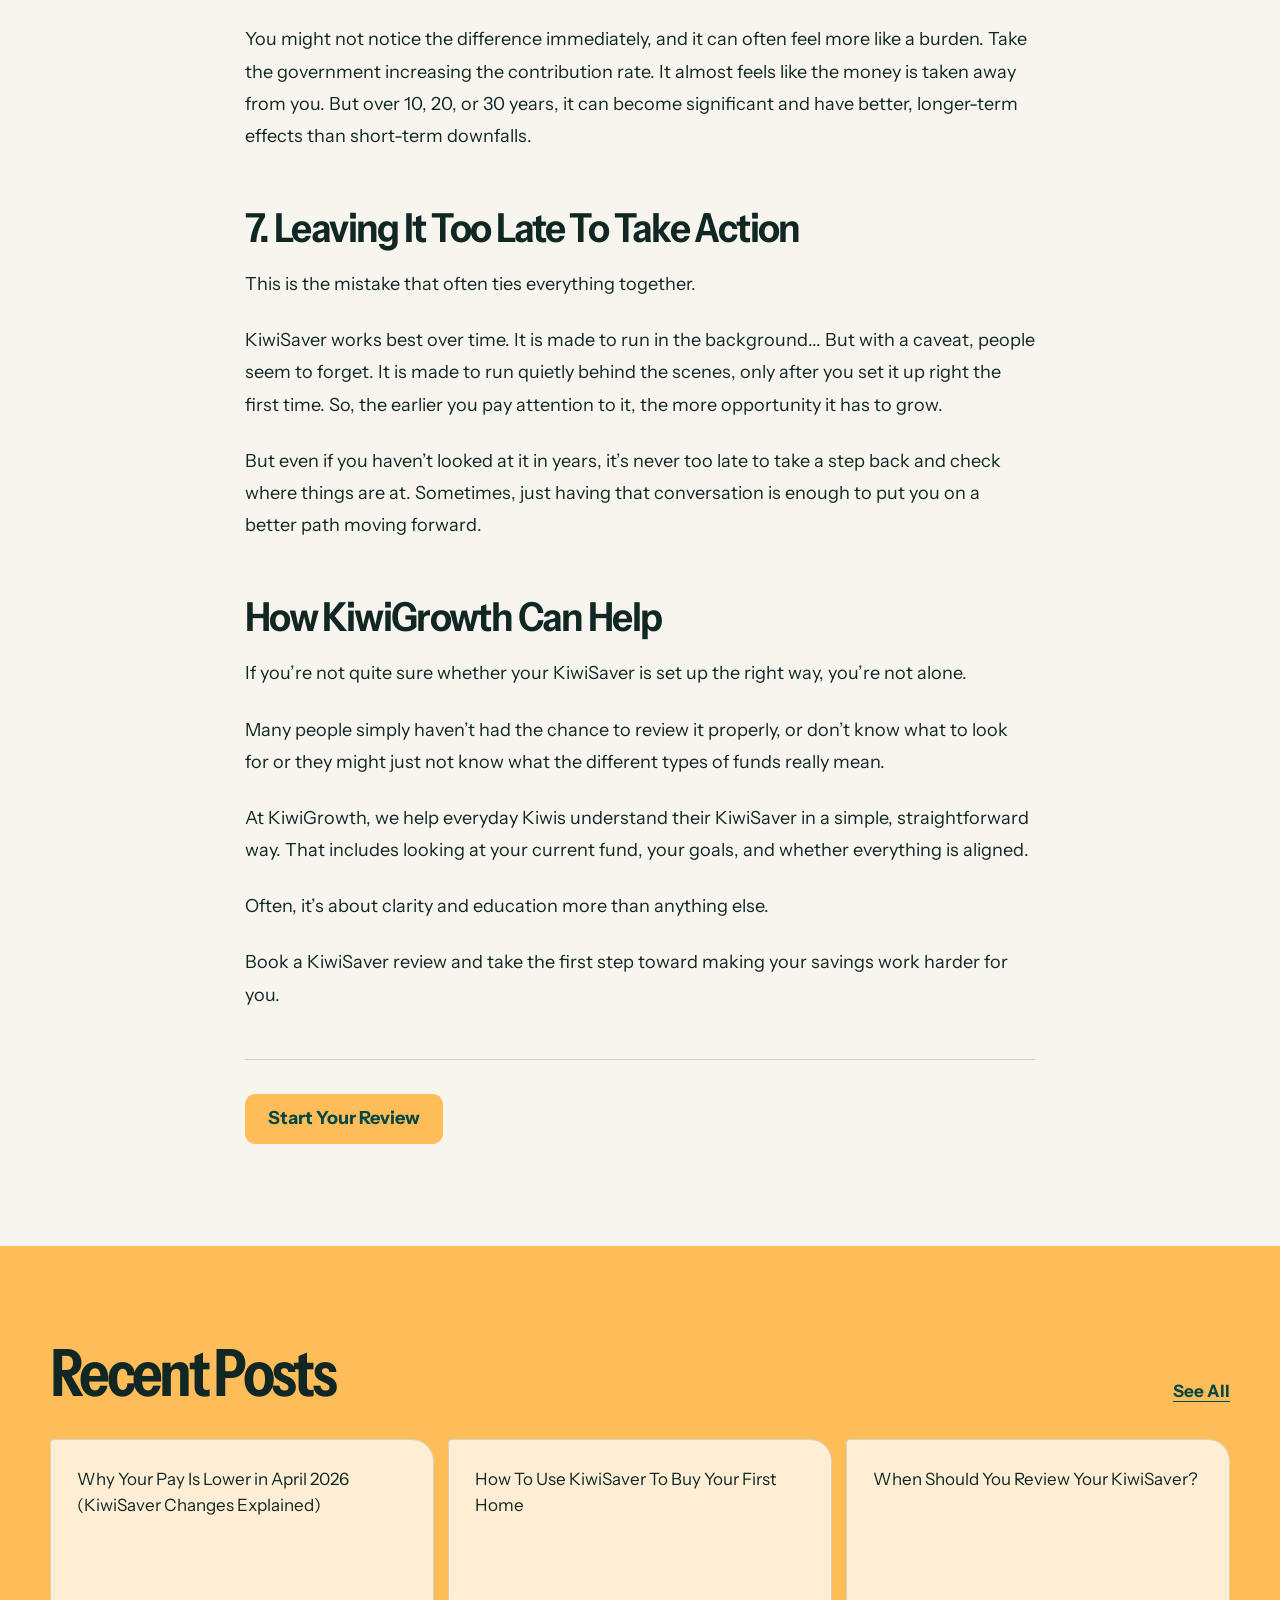
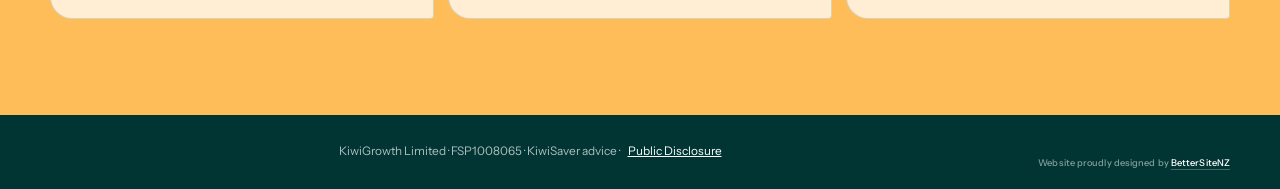
<file: the-biggest-kiwisaver-mistakes.html>
<!doctype html>
<html lang="en-NZ">
  <head>
    <meta charset="utf-8">
    <meta name="viewport" content="width=device-width, initial-scale=1">
    <meta name="referrer" content="no-referrer">
    <meta name="theme-color" content="#004643">
    <meta name="description" content="The Biggest KiwiSaver Mistake Kiwis Make - And How To Avoid Them.">
    <title>The Biggest KiwiSaver Mistakes | KiwiGrowth</title>
    <link rel="icon" href="assets/brand/kiwigrowth-favicon-64.png" type="image/png" sizes="64x64">
    <link rel="preload" href="assets/fonts/instrument-sans-latin.woff2" as="font" type="font/woff2" crossorigin>
    <link rel="preload" as="image" href="assets/insights/kiwisaver-mistakes-768.webp" imagesrcset="assets/insights/kiwisaver-mistakes-480.webp 480w, assets/insights/kiwisaver-mistakes-768.webp 768w, assets/insights/kiwisaver-mistakes-1080.webp 1080w, assets/insights/kiwisaver-mistakes.webp 1536w" imagesizes="(max-width: 760px) calc(100vw - 28px), (max-width: 1120px) calc(100vw - 36px), 1080px" type="image/webp" fetchpriority="high">
    <link rel="stylesheet" href="styles.css">
  </head>
  <body class="content-body">
    <a class="skip-link" href="#main-content">Skip to main content</a>
    <header class="legal-header"><div class="page-shell legal-header__inner"><a class="brand" href="/" aria-label="KiwiGrowth homepage"><picture><source type="image/webp" srcset="assets/brand/kiwigrowth-logo-white-header-320.webp 320w, assets/brand/kiwigrowth-logo-white-header-480.webp 480w" sizes="(max-width: 760px) 148px, 202px"><img src="assets/brand/kiwigrowth-logo-white-header.png" alt="KiwiGrowth" width="1440" height="648" decoding="async"></picture></a><div class="legal-header__actions"><a class="legal-back" href="/insights">Back to Insights</a><a class="button button--gold legal-cta" href="/#request-review">Start Your Review</a></div></div></header>
    <main id="main-content" class="article-main">
      <article>
        <header class="article-hero"><div class="page-shell article-hero__inner"><p class="content-kicker">KiwiSaver Review</p><h1>The Biggest KiwiSaver Mistake Kiwis Make - And How To Avoid Them</h1><div class="article-meta"><span>Ryan Verwey</span><span>5 min read</span></div><img src="assets/insights/kiwisaver-mistakes.webp" srcset="assets/insights/kiwisaver-mistakes-480.webp 480w, assets/insights/kiwisaver-mistakes-768.webp 768w, assets/insights/kiwisaver-mistakes-1080.webp 1080w, assets/insights/kiwisaver-mistakes.webp 1536w" sizes="(max-width: 760px) calc(100vw - 28px), (max-width: 1120px) calc(100vw - 36px), 1080px" alt="Paper-cut illustration of a gold path finding a clear way through investment choices" width="1536" height="1024" decoding="async" fetchpriority="high"></div></header>
        <div class="page-shell article-body">
          <p>KiwiSaver is one of the easiest ways to build long-term wealth in New Zealand - yet many Kiwis set it up once and rarely think about it again.</p>
          <p>KiwiSaver is one of those things that quietly ticks along in the background while life gets busy and we forget all about it.</p>
          <p>But the thing is… those small decisions (or no decisions at all) can have a surprisingly big impact over time.</p>
          <p>The good news is that most KiwiSaver mistakes are simple to fix once you know what to look for, but expensive when you don't.</p>
          <p>Let’s walk through some of the most common ones.</p>
          <h2>1. Staying In The Default Fund For Too Long</h2>
          <p>This is by far one of the biggest mistakes.</p>
          <p>When many people first join KiwiSaver, they’re automatically placed into a default fund. It’s a convenient starting point - but it’s not designed to suit everyone long term.</p>
          <p>Default funds tend to be quite conservative. Which means lower risk, but also lower potential growth over time.</p>
          <p>If you stay in one for years without reviewing it, you could miss out on the chance to grow your savings faster, especially if retirement is still a long way off. We have seen multiple people in the past be in a default fund and then compared to if they were in a growth fund ten years ago, and the difference was that they would have had around 2.5 times more today if they had made that change instead of staying in a default fund because it was easier.</p>
          <p>We're not talking about taking unnecessary risks. But more about making sure your KiwiSaver matches your stage of life.</p>
          <h2>2. Choosing A Fund That Doesn’t Match Your Goals</h2>
          <p>Your KiwiSaver isn’t just a number, think of it as tied to your goals.</p>
          <p>For some people, that might be buying a first home in a few years. For others, it’s building a retirement fund over the course of decades.</p>
          <p>One of the mistakes many people make is choosing (or staying in) a fund without considering their timeframe or assuming that all funds are the same or vastly more risky, when in reality, that is far from the truth.</p>
          <p>If you’re planning to use your KiwiSaver in the near future, stability becomes a more important factor. But if you’ve got time on your side, your investment approach may and will look very different.</p>
          <p>Getting this wrong doesn’t always feel obvious in the moment,  but it can affect your outcome over time.</p>
          <h2>3. Never Reviewing KiwiSaver At All</h2>
          <p>Life changes, and your KiwiSaver should change with it.</p>
          <p>Your income might increase, your plans might shift, or you might move closer to buying a home or retirement.</p>
          <p>Yet many Kiwis never review their KiwiSaver after setting it up.</p>
          <p>It’s easy to assume everything is “fine”, but without checking, it’s hard to know whether your investment is still aligned with where you’re heading.</p>
          <p>Even a quick review every couple of years can make a big difference.</p>
          <h2>4. Being Too Conservative For Too Long</h2>
          <p>This is closely linked to default funds, but it’s worth calling out on its own.</p>
          <p>Being in a conservative fund can feel safe or easy, especially when markets are unpredictable or perhaps you just don't know. It was set up for you when you first started working, so it should be fine... right?</p>
          <p>But over the long term, being too cautious can actually limit how much your KiwiSaver grows.</p>
          <p>If retirement is still 10, 20, or even 30 years away, your KiwiSaver has time to ride out the ups and downs of the market. The same can be true for if you want to buy a house but you're more than two years out, you shouldn't be going 100% in a cash fund, you should slowly ease into it, and then as you get closer to your goal, start splitting the funds more in favour of the type of fund you're going to need.</p>
          <p>Missing out on that growth early on can be one of the most costly mistakes, even if it doesn’t feel like it at the time. You'll only know when you compare the difference later on and kick yourself saying, "dang, if only I moved it to this fund 5 years ago".</p>
          <h2>5. Not Understanding How KiwiSaver Works</h2>
          <p>KiwiSaver is designed to be simple, but that doesn’t mean everyone fully understands it.</p>
          <p>Some people aren’t sure which fund they’re in or even where to find out who's looking after it. Others don’t know how much they’re contributing, or how their balance is actually growing over time.</p>
          <p>When something feels unclear, it’s easy to leave it alone.</p>
          <p>But gaining even a basic understanding of how KiwiSaver works can help you feel more confident and in control of your financial future.</p>
          <h2>6. Underestimating The Impact Of Small Changes</h2>
          <p>One of the most overlooked aspects of KiwiSaver is how much small changes can add up over time.</p>
          <p>A slightly different fund, a small increase in contributions, or a simple review at the right time can all influence your long-term outcome.</p>
          <p>You might not notice the difference immediately, and it can often feel more like a burden. Take the government increasing the contribution rate. It almost feels like the money is taken away from you. But over 10, 20, or 30 years, it can become significant and have better, longer-term effects than short-term downfalls.</p>
          <h2>7. Leaving It Too Late To Take Action</h2>
          <p>This is the mistake that often ties everything together.</p>
          <p>KiwiSaver works best over time. It is made to run in the background... But with a caveat, people seem to forget. It is made to run quietly behind the scenes, only after you set it up right the first time. So, the earlier you pay attention to it, the more opportunity it has to grow.</p>
          <p>But even if you haven’t looked at it in years, it’s never too late to take a step back and check where things are at. Sometimes, just having that conversation is enough to put you on a better path moving forward.</p>
          <h2>How KiwiGrowth Can Help</h2>
          <p>If you’re not quite sure whether your KiwiSaver is set up the right way, you’re not alone.</p>
          <p>Many people simply haven’t had the chance to review it properly, or don’t know what to look for or they might just not know what the different types of funds really mean.</p>
          <p>At KiwiGrowth, we help everyday Kiwis understand their KiwiSaver in a simple, straightforward way. That includes looking at your current fund, your goals, and whether everything is aligned.</p>
          <p>Often, it’s about clarity and education more than anything else.</p>
          <p>Book a KiwiSaver review and take the first step toward making your savings work harder for you.</p>
          <div class="article-action"><a class="button button--gold" href="/#request-review">Start Your Review</a></div>
        </div>
      </article>
      <section class="related-posts"><div class="page-shell"><div class="related-posts__head"><h2>Recent Posts</h2><a href="/insights">See All</a></div><div class="related-links"><a href="/why-your-pay-is-lower-april-2026">Why Your Pay Is Lower in April 2026 (KiwiSaver Changes Explained)</a><a href="/how-to-use-kiwisaver-for-your-first-home">How To Use KiwiSaver To Buy Your First Home</a><a href="/when-should-you-review-your-kiwisaver">When Should You Review Your KiwiSaver?</a></div></div></section>
    </main>
    <footer class="content-footer"><div class="page-shell content-footer__inner"><div>KiwiGrowth Limited · FSP1008065 · KiwiSaver advice · <a href="/privacy-and-disclosure">Public Disclosure</a></div><small class="site-credit">Website proudly designed by <a href="https://bettersite.co.nz/" target="_blank" rel="noopener noreferrer">BetterSiteNZ</a></small></div></footer>
  </body>
</html>
</file>
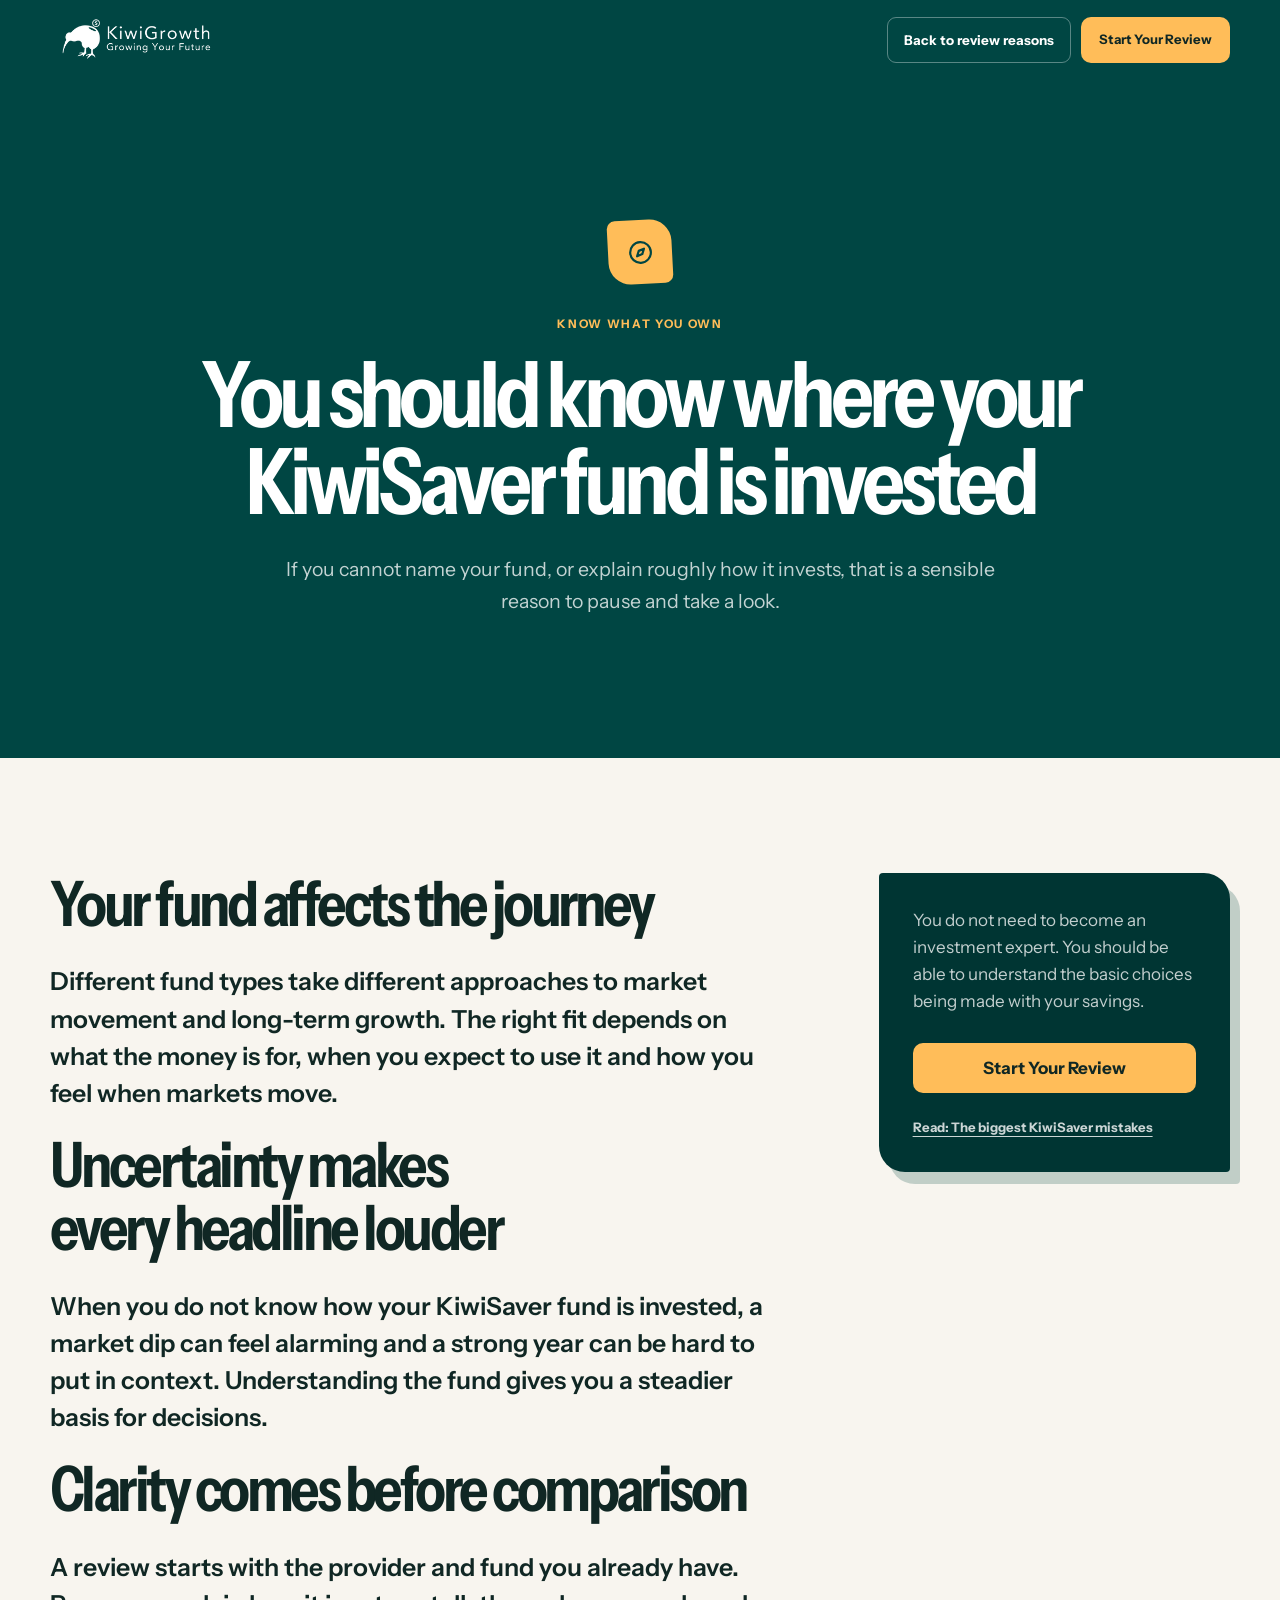
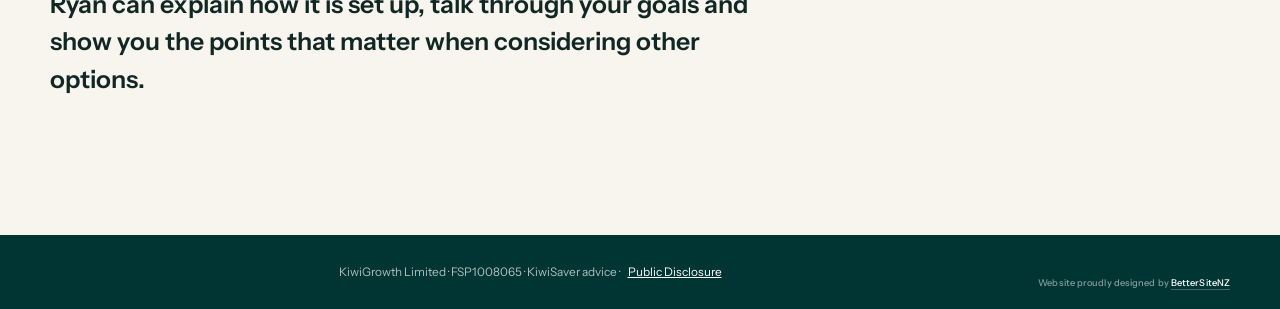
<file: unsure-which-kiwisaver-fund.html>
<!doctype html>
<html lang="en-NZ">
  <head>
    <meta charset="utf-8">
    <meta name="viewport" content="width=device-width, initial-scale=1">
    <meta name="referrer" content="no-referrer">
    <meta name="theme-color" content="#004643">
    <meta name="description" content="Why knowing your KiwiSaver fund matters and what a review can clarify.">
    <title>Unsure Which KiwiSaver Fund You Are In? | KiwiGrowth</title>
    <link rel="icon" href="assets/brand/kiwigrowth-favicon-64.png" type="image/png" sizes="64x64">
    <link rel="preload" href="assets/fonts/instrument-sans-latin.woff2" as="font" type="font/woff2" crossorigin>
    <link rel="stylesheet" href="styles.css">
  </head>
  <body class="content-body">
    <a class="skip-link" href="#main-content">Skip to main content</a>
    <header class="legal-header"><div class="page-shell legal-header__inner"><a class="brand" href="/" aria-label="KiwiGrowth homepage"><picture><source type="image/webp" srcset="assets/brand/kiwigrowth-logo-white-header-320.webp 320w, assets/brand/kiwigrowth-logo-white-header-480.webp 480w" sizes="(max-width: 760px) 148px, 202px"><img src="assets/brand/kiwigrowth-logo-white-header.png" alt="KiwiGrowth" width="1440" height="648" decoding="async"></picture></a><div class="legal-header__actions"><a class="legal-back" href="/#why-review">Back to review reasons</a><a class="button button--gold legal-cta" href="/#request-review">Start Your Review</a></div></div></header>
    <main id="main-content" class="reason-main">
      <section class="reason-hero"><div class="page-shell reason-hero__inner"><span class="reason-mark" aria-hidden="true"><svg viewBox="0 0 24 24"><circle cx="12" cy="12" r="8"></circle><path d="m14.8 9.2-1.5 4.1-4.1 1.5 1.5-4.1 4.1-1.5Z"></path></svg></span><p class="content-kicker">Know what you own</p><h1>You should know where your KiwiSaver fund is invested</h1><p>If you cannot name your fund, or explain roughly how it invests, that is a sensible reason to pause and take a look.</p></div></section>
      <section class="reason-content section"><div class="page-shell reason-layout"><div class="reason-copy">
        <section><h2>Your fund affects the journey</h2><p>Different fund types take different approaches to market movement and long-term growth. The right fit depends on what the money is for, when you expect to use it and how you feel when markets move.</p></section>
        <section><h2>Uncertainty makes every headline louder</h2><p>When you do not know how your KiwiSaver fund is invested, a market dip can feel alarming and a strong year can be hard to put in context. Understanding the fund gives you a steadier basis for decisions.</p></section>
        <section><h2>Clarity comes before comparison</h2><p>A review starts with the provider and fund you already have. Ryan can explain how it is set up, talk through your goals and show you the points that matter when considering other options.</p></section>
      </div><aside class="reason-aside"><p>You do not need to become an investment expert. You should be able to understand the basic choices being made with your savings.</p><a class="button button--gold" href="/#request-review">Start Your Review</a><a class="reason-read-link" href="/the-biggest-kiwisaver-mistakes">Read: The biggest KiwiSaver mistakes</a></aside></div></section>
    </main>
    <footer class="content-footer"><div class="page-shell content-footer__inner"><div>KiwiGrowth Limited · FSP1008065 · KiwiSaver advice · <a href="/privacy-and-disclosure">Public Disclosure</a></div><small class="site-credit">Website proudly designed by <a href="https://bettersite.co.nz/" target="_blank" rel="noopener noreferrer">BetterSiteNZ</a></small></div></footer>
  </body>
</html>
</file>
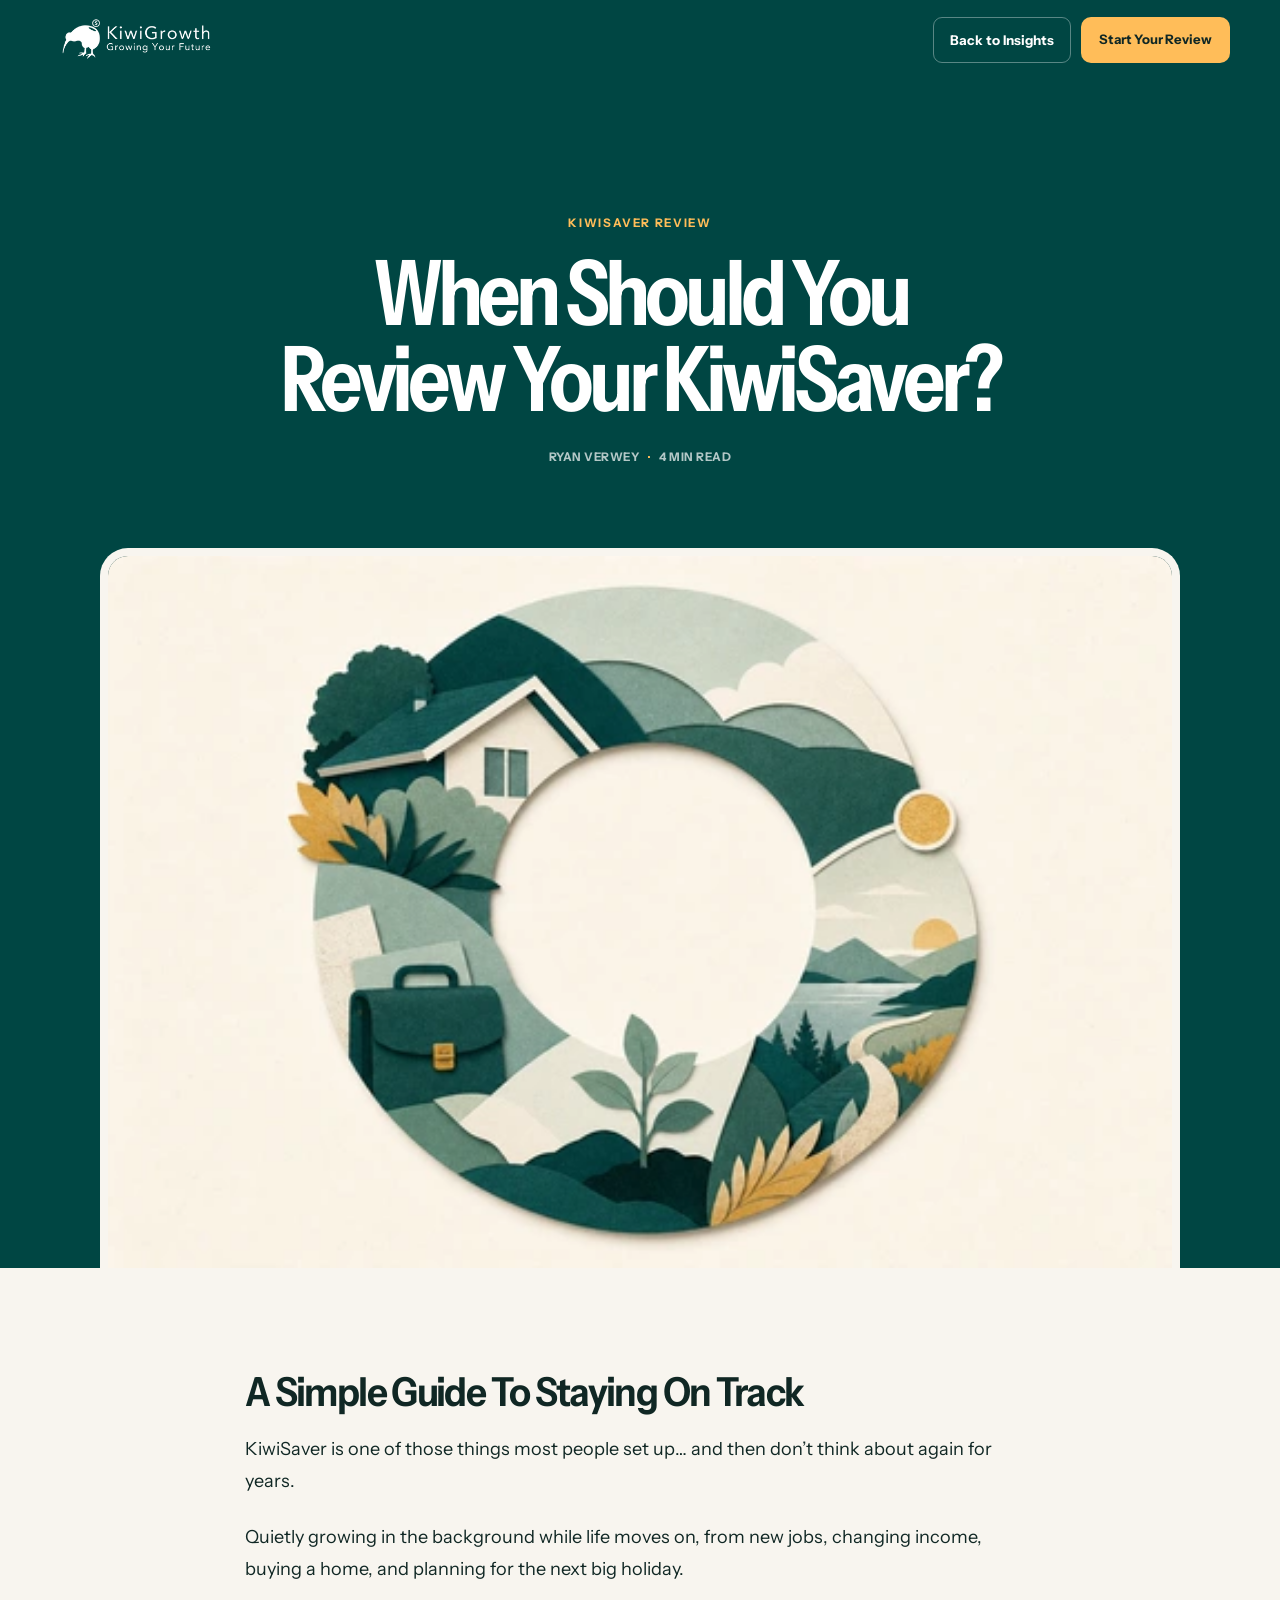
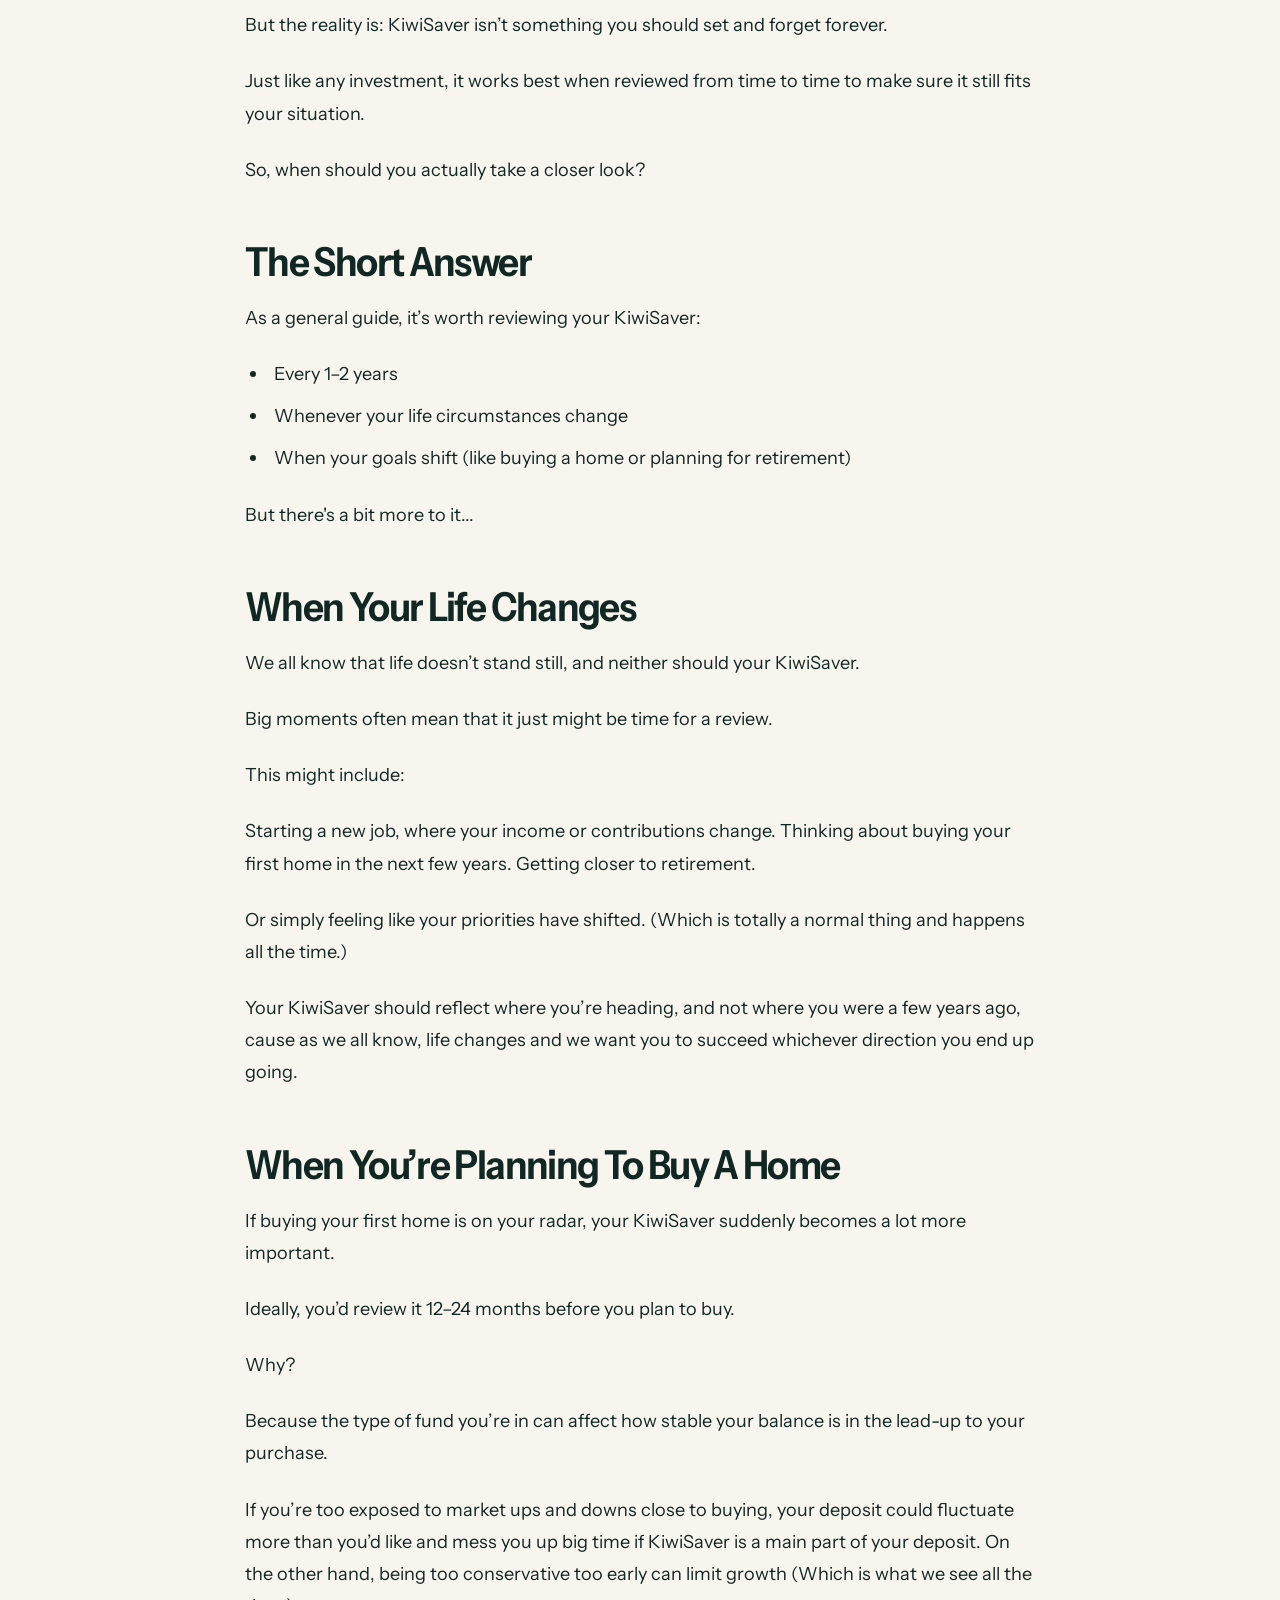
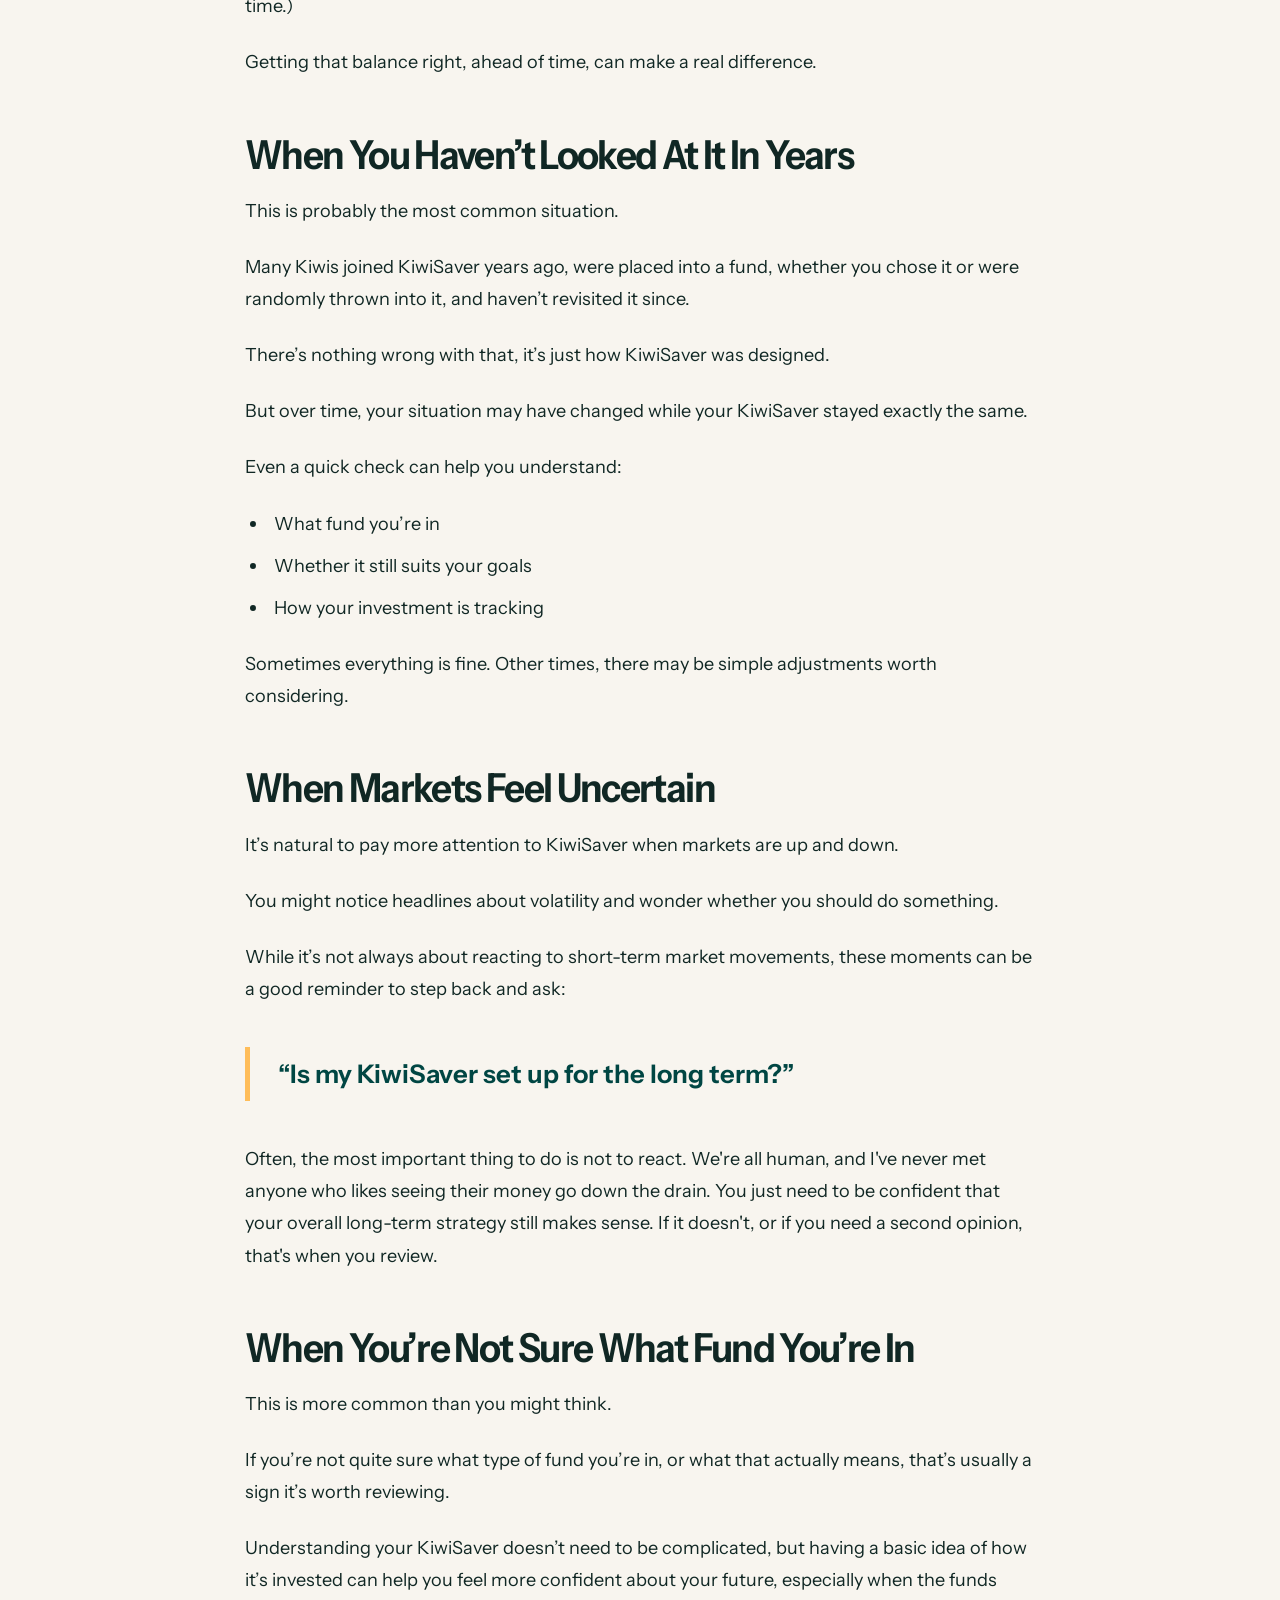
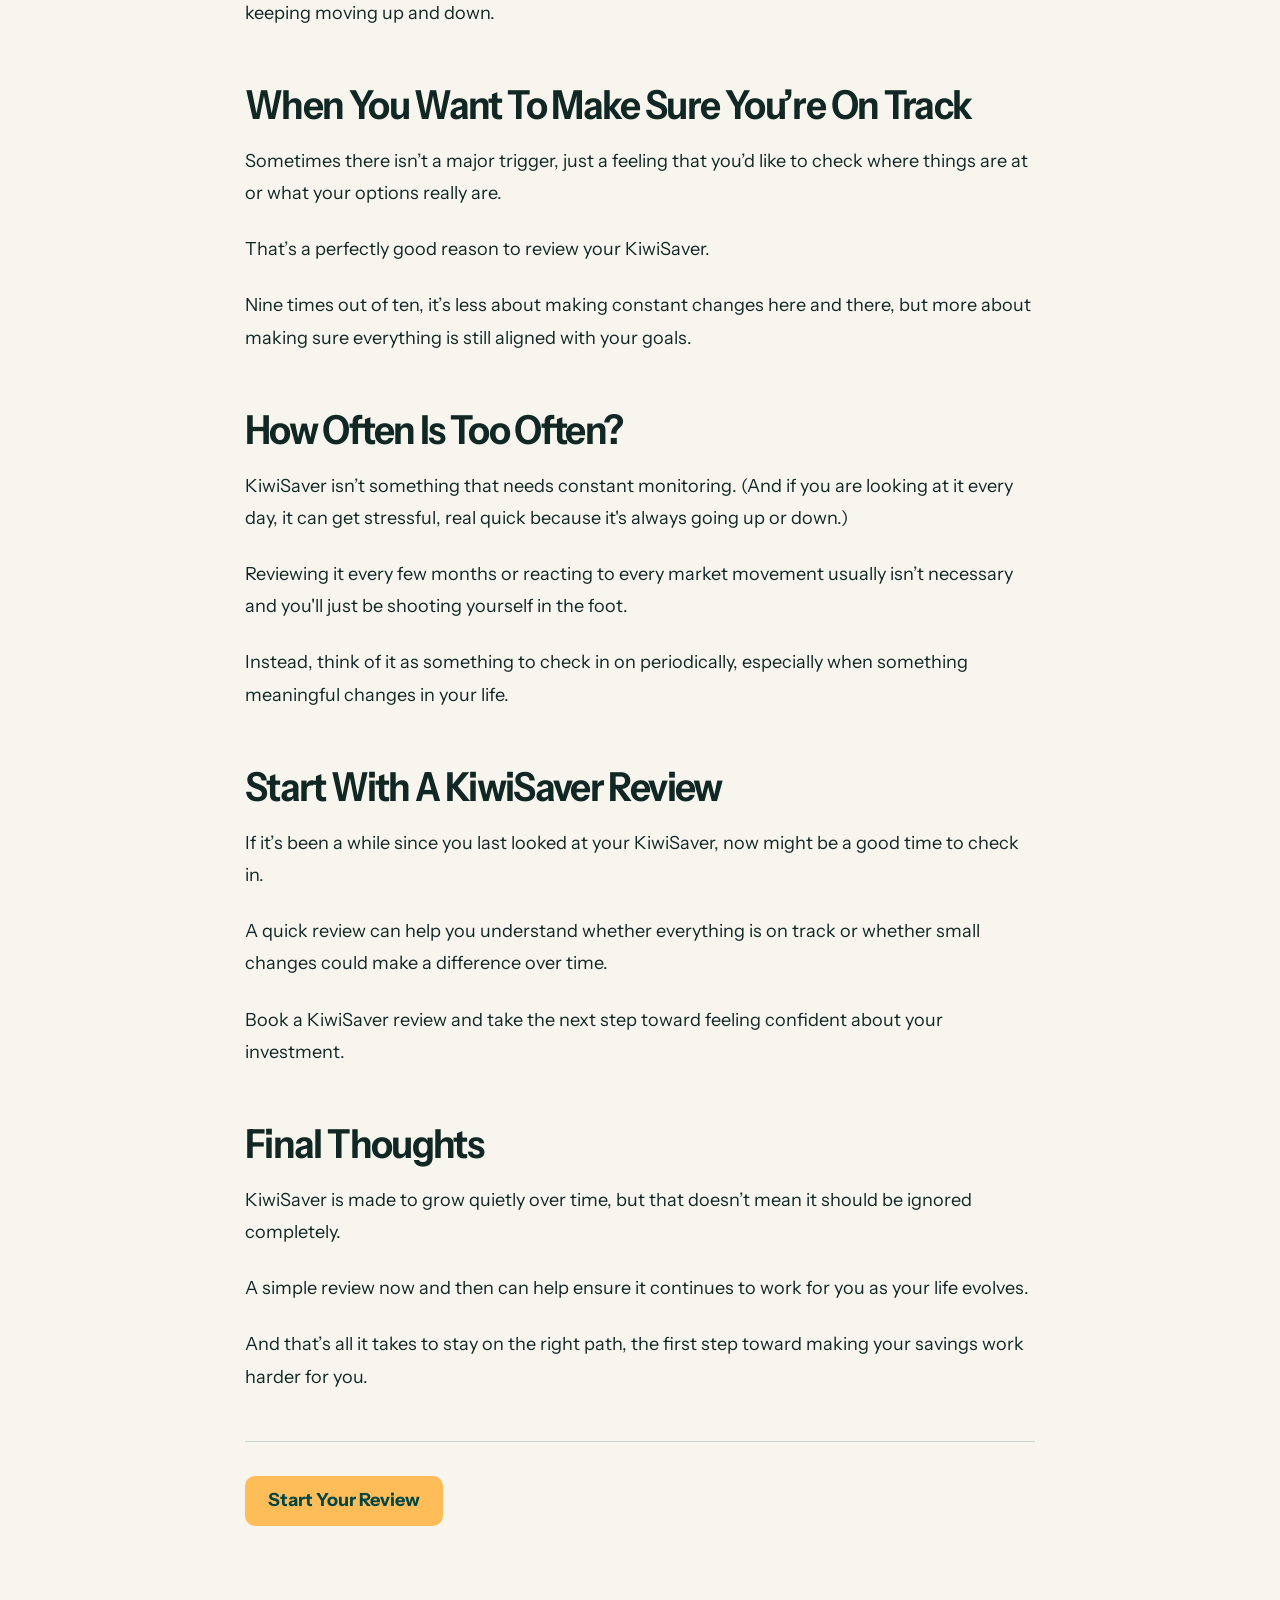
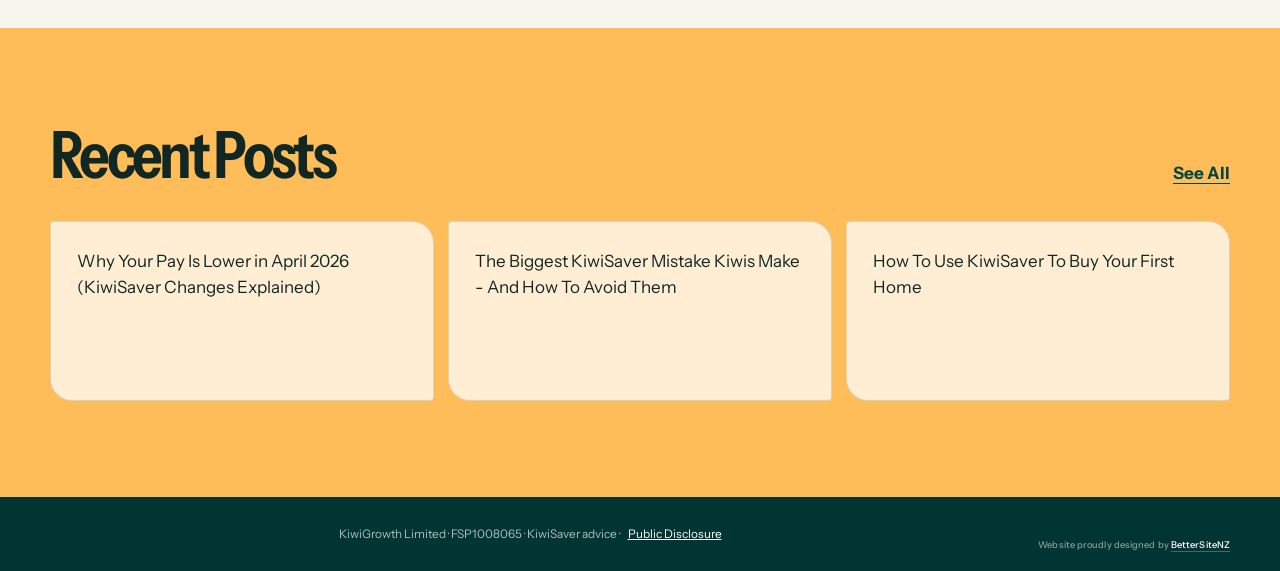
<file: when-should-you-review-your-kiwisaver.html>
<!doctype html>
<html lang="en-NZ">
  <head>
    <meta charset="utf-8">
    <meta name="viewport" content="width=device-width, initial-scale=1">
    <meta name="referrer" content="no-referrer">
    <meta name="theme-color" content="#004643">
    <meta name="description" content="When Should You Review Your KiwiSaver?">
    <title>When Should You Review Your KiwiSaver? | KiwiGrowth</title>
    <link rel="icon" href="assets/brand/kiwigrowth-favicon-64.png" type="image/png" sizes="64x64">
    <link rel="preload" href="assets/fonts/instrument-sans-latin.woff2" as="font" type="font/woff2" crossorigin>
    <link rel="preload" as="image" href="assets/insights/review-timing-768.webp" imagesrcset="assets/insights/review-timing-480.webp 480w, assets/insights/review-timing-768.webp 768w, assets/insights/review-timing-1080.webp 1080w, assets/insights/review-timing.webp 1536w" imagesizes="(max-width: 760px) calc(100vw - 28px), (max-width: 1120px) calc(100vw - 36px), 1080px" type="image/webp" fetchpriority="high">
    <link rel="stylesheet" href="styles.css">
  </head>
  <body class="content-body">
    <a class="skip-link" href="#main-content">Skip to main content</a>
    <header class="legal-header"><div class="page-shell legal-header__inner"><a class="brand" href="/" aria-label="KiwiGrowth homepage"><picture><source type="image/webp" srcset="assets/brand/kiwigrowth-logo-white-header-320.webp 320w, assets/brand/kiwigrowth-logo-white-header-480.webp 480w" sizes="(max-width: 760px) 148px, 202px"><img src="assets/brand/kiwigrowth-logo-white-header.png" alt="KiwiGrowth" width="1440" height="648" decoding="async"></picture></a><div class="legal-header__actions"><a class="legal-back" href="/insights">Back to Insights</a><a class="button button--gold legal-cta" href="/#request-review">Start Your Review</a></div></div></header>
    <main id="main-content" class="article-main">
      <article>
        <header class="article-hero"><div class="page-shell article-hero__inner"><p class="content-kicker">KiwiSaver Review</p><h1>When Should You Review Your KiwiSaver?</h1><div class="article-meta"><span>Ryan Verwey</span><span>4 min read</span></div><img src="assets/insights/review-timing.webp" srcset="assets/insights/review-timing-480.webp 480w, assets/insights/review-timing-768.webp 768w, assets/insights/review-timing-1080.webp 1080w, assets/insights/review-timing.webp 1536w" sizes="(max-width: 760px) calc(100vw - 28px), (max-width: 1120px) calc(100vw - 36px), 1080px" alt="Paper-cut illustration connecting changing life stages around a KiwiSaver review" width="1536" height="1024" decoding="async" fetchpriority="high"></div></header>
        <div class="page-shell article-body">
          <h2>A Simple Guide To Staying On Track</h2>
          <p>KiwiSaver is one of those things most people set up… and then don’t think about again for years.</p>
          <p>Quietly growing in the background while life moves on, from new jobs, changing income, buying a home, and planning for the next big holiday.</p>
          <p>But the reality is: KiwiSaver isn’t something you should set and forget forever.</p>
          <p>Just like any investment, it works best when reviewed from time to time to make sure it still fits your situation.</p>
          <p>So, when should you actually take a closer look?</p>
          <h2>The Short Answer</h2>
          <p>As a general guide, it’s worth reviewing your KiwiSaver:</p>
          <ul><li>Every 1–2 years</li><li>Whenever your life circumstances change</li><li>When your goals shift (like buying a home or planning for retirement)</li></ul>
          <p>But there's a bit more to it...</p>
          <h2>When Your Life Changes</h2>
          <p>We all know that life doesn’t stand still, and neither should your KiwiSaver.</p>
          <p>Big moments often mean that it just might be time for a review.</p>
          <p>This might include:</p>
          <p>Starting a new job, where your income or contributions change. Thinking about buying your first home in the next few years. Getting closer to retirement.</p>
          <p>Or simply feeling like your priorities have shifted. (Which is totally a normal thing and happens all the time.)</p>
          <p>Your KiwiSaver should reflect where you’re heading, and not where you were a few years ago, cause as we all know, life changes and we want you to succeed whichever direction you end up going.</p>
          <h2>When You’re Planning To Buy A Home</h2>
          <p>If buying your first home is on your radar, your KiwiSaver suddenly becomes a lot more important.</p>
          <p>Ideally, you’d review it 12–24 months before you plan to buy.</p>
          <p>Why?</p>
          <p>Because the type of fund you’re in can affect how stable your balance is in the lead-up to your purchase.</p>
          <p>If you’re too exposed to market ups and downs close to buying, your deposit could fluctuate more than you’d like and mess you up big time if KiwiSaver is a main part of your deposit. On the other hand, being too conservative too early can limit growth (Which is what we see all the time.)</p>
          <p>Getting that balance right, ahead of time, can make a real difference.</p>
          <h2>When You Haven’t Looked At It In Years</h2>
          <p>This is probably the most common situation.</p>
          <p>Many Kiwis joined KiwiSaver years ago, were placed into a fund, whether you chose it or were randomly thrown into it, and haven’t revisited it since.</p>
          <p>There’s nothing wrong with that, it’s just how KiwiSaver was designed.</p>
          <p>But over time, your situation may have changed while your KiwiSaver stayed exactly the same.</p>
          <p>Even a quick check can help you understand:</p>
          <ul><li>What fund you’re in</li><li>Whether it still suits your goals</li><li>How your investment is tracking</li></ul>
          <p>Sometimes everything is fine. Other times, there may be simple adjustments worth considering.</p>
          <h2>When Markets Feel Uncertain</h2>
          <p>It’s natural to pay more attention to KiwiSaver when markets are up and down.</p>
          <p>You might notice headlines about volatility and wonder whether you should do something.</p>
          <p>While it’s not always about reacting to short-term market movements, these moments can be a good reminder to step back and ask:</p>
          <blockquote>“Is my KiwiSaver set up for the long term?”</blockquote>
          <p>Often, the most important thing to do is not to react. We're all human, and I've never met anyone who likes seeing their money go down the drain. You just need to be confident that your overall long-term strategy still makes sense. If it doesn't, or if you need a second opinion, that's when you review.</p>
          <h2>When You’re Not Sure What Fund You’re In</h2>
          <p>This is more common than you might think.</p>
          <p>If you’re not quite sure what type of fund you’re in, or what that actually means, that’s usually a sign it’s worth reviewing.</p>
          <p>Understanding your KiwiSaver doesn’t need to be complicated, but having a basic idea of how it’s invested can help you feel more confident about your future, especially when the funds keeping moving up and down.</p>
          <h2>When You Want To Make Sure You’re On Track</h2>
          <p>Sometimes there isn’t a major trigger, just a feeling that you’d like to check where things are at or what your options really are.</p>
          <p>That’s a perfectly good reason to review your KiwiSaver.</p>
          <p>Nine times out of ten, it’s less about making constant changes here and there, but more about making sure everything is still aligned with your goals.</p>
          <h2>How Often Is Too Often?</h2>
          <p>KiwiSaver isn’t something that needs constant monitoring. (And if you are looking at it every day, it can get stressful, real quick because it's always going up or down.)</p>
          <p>Reviewing it every few months or reacting to every market movement usually isn’t necessary and you'll just be shooting yourself in the foot.</p>
          <p>Instead, think of it as something to check in on periodically, especially when something meaningful changes in your life.</p>
          <h2>Start With A KiwiSaver Review</h2>
          <p>If it’s been a while since you last looked at your KiwiSaver, now might be a good time to check in.</p>
          <p>A quick review can help you understand whether everything is on track or whether small changes could make a difference over time.</p>
          <p>Book a KiwiSaver review and take the next step toward feeling confident about your investment.</p>
          <h2>Final Thoughts</h2>
          <p>KiwiSaver is made to grow quietly over time, but that doesn’t mean it should be ignored completely.</p>
          <p>A simple review now and then can help ensure it continues to work for you as your life evolves.</p>
          <p>And that’s all it takes to stay on the right path, the first step toward making your savings work harder for you.</p>
          <div class="article-action"><a class="button button--gold" href="/#request-review">Start Your Review</a></div>
        </div>
      </article>
      <section class="related-posts"><div class="page-shell"><div class="related-posts__head"><h2>Recent Posts</h2><a href="/insights">See All</a></div><div class="related-links"><a href="/why-your-pay-is-lower-april-2026">Why Your Pay Is Lower in April 2026 (KiwiSaver Changes Explained)</a><a href="/the-biggest-kiwisaver-mistakes">The Biggest KiwiSaver Mistake Kiwis Make - And How To Avoid Them</a><a href="/how-to-use-kiwisaver-for-your-first-home">How To Use KiwiSaver To Buy Your First Home</a></div></div></section>
    </main>
    <footer class="content-footer"><div class="page-shell content-footer__inner"><div>KiwiGrowth Limited · FSP1008065 · KiwiSaver advice · <a href="/privacy-and-disclosure">Public Disclosure</a></div><small class="site-credit">Website proudly designed by <a href="https://bettersite.co.nz/" target="_blank" rel="noopener noreferrer">BetterSiteNZ</a></small></div></footer>
  </body>
</html>
</file>
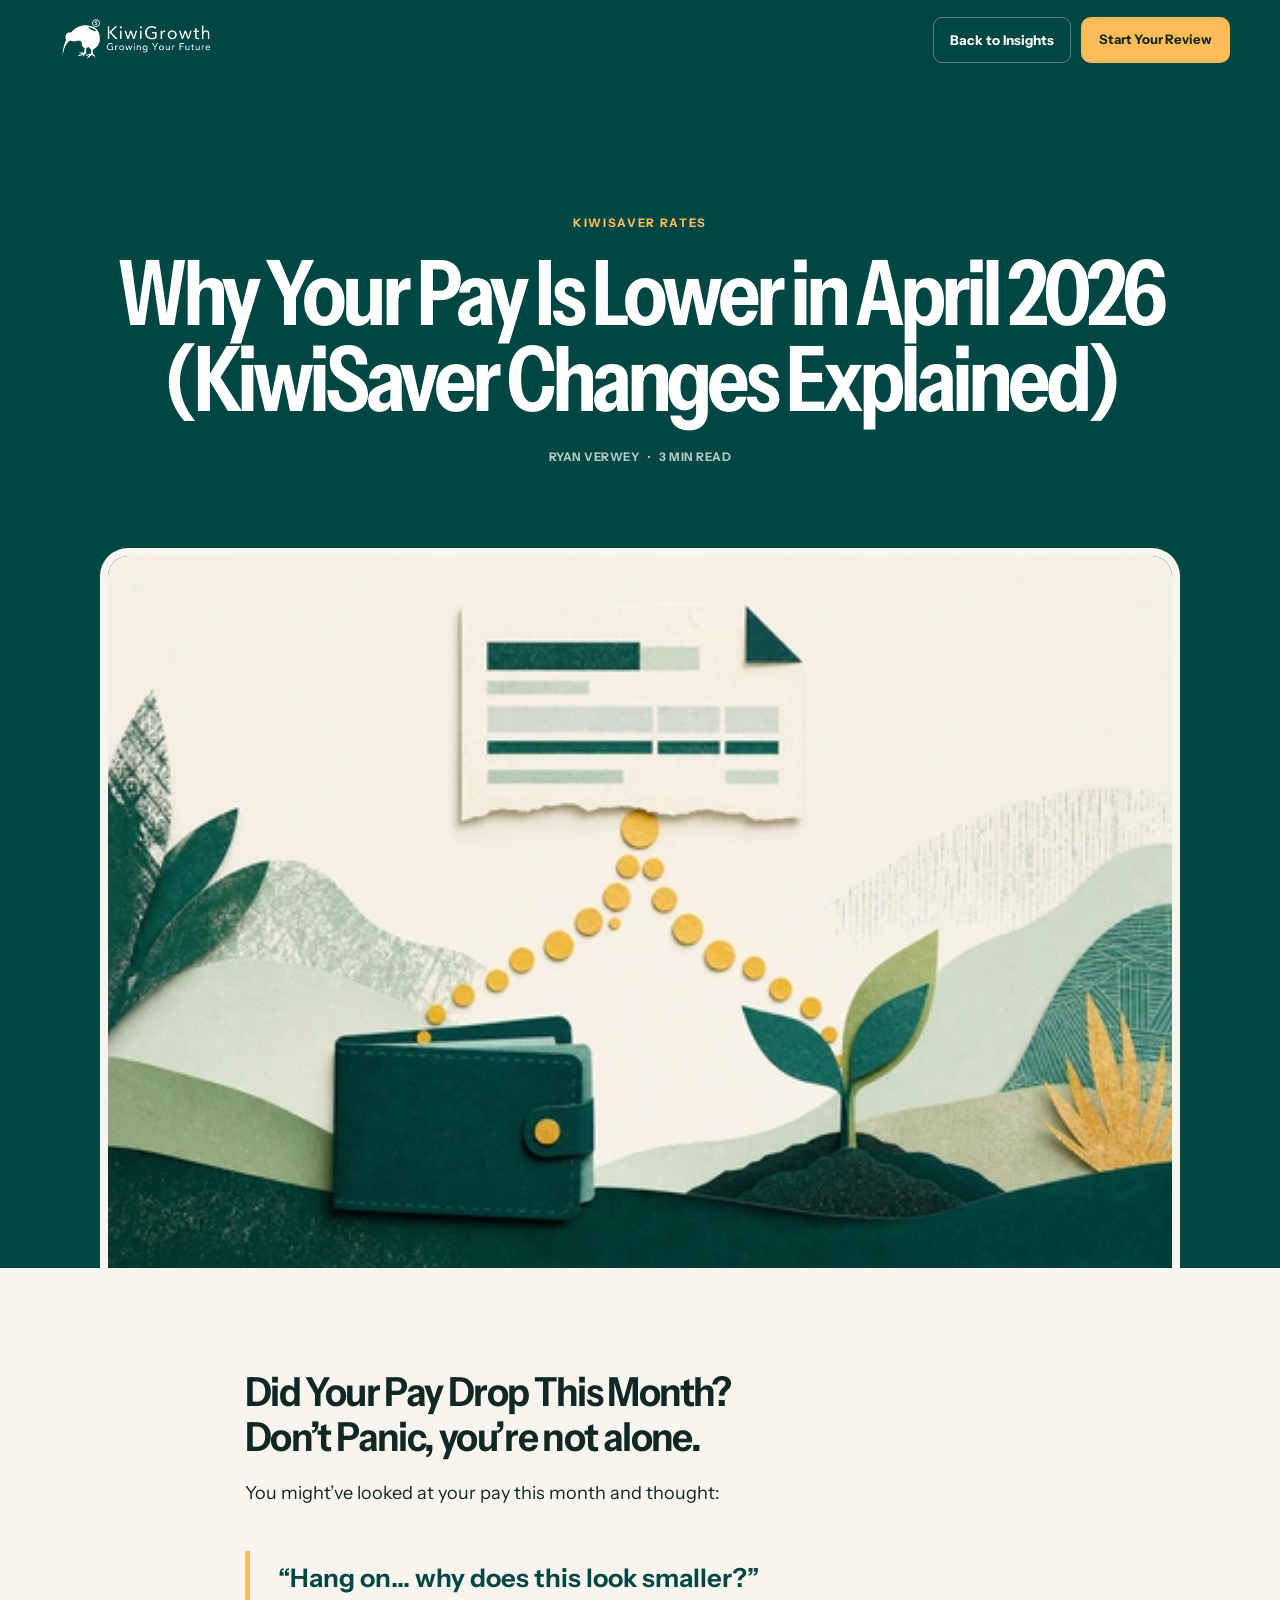
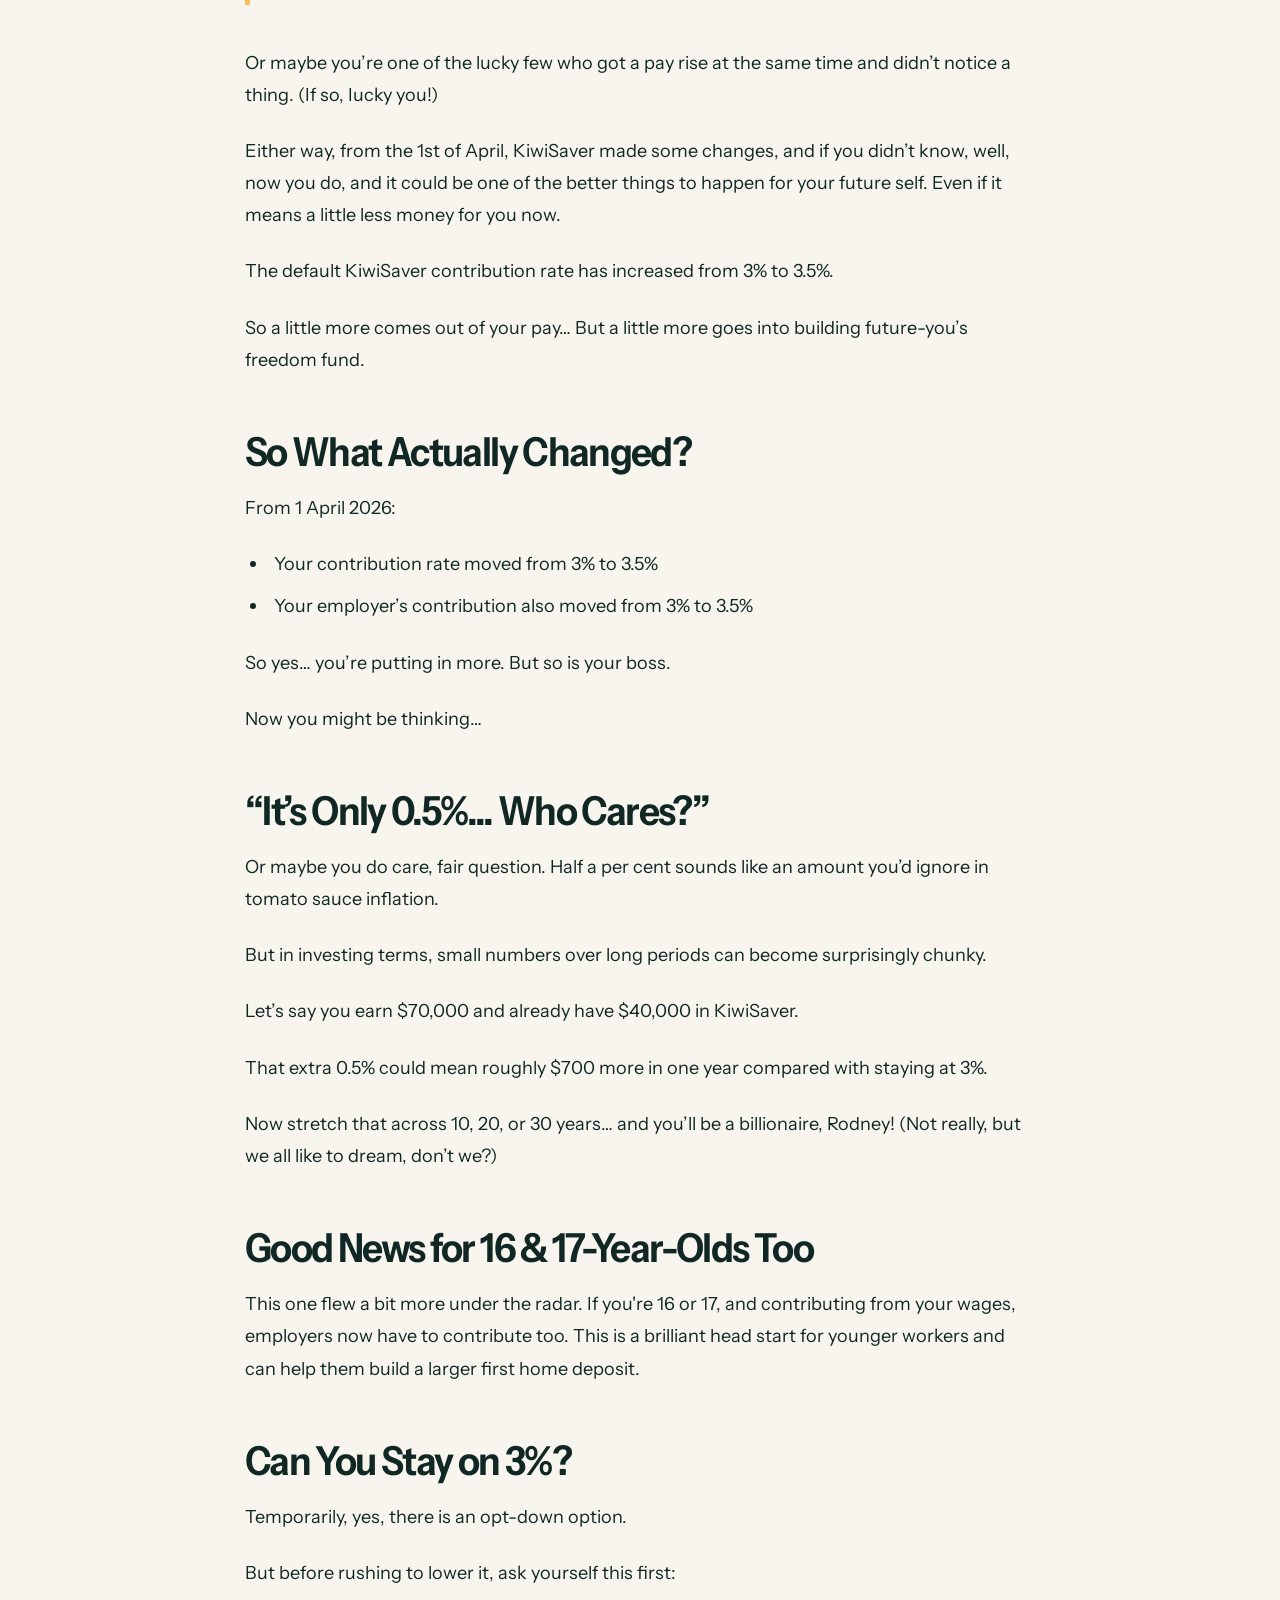
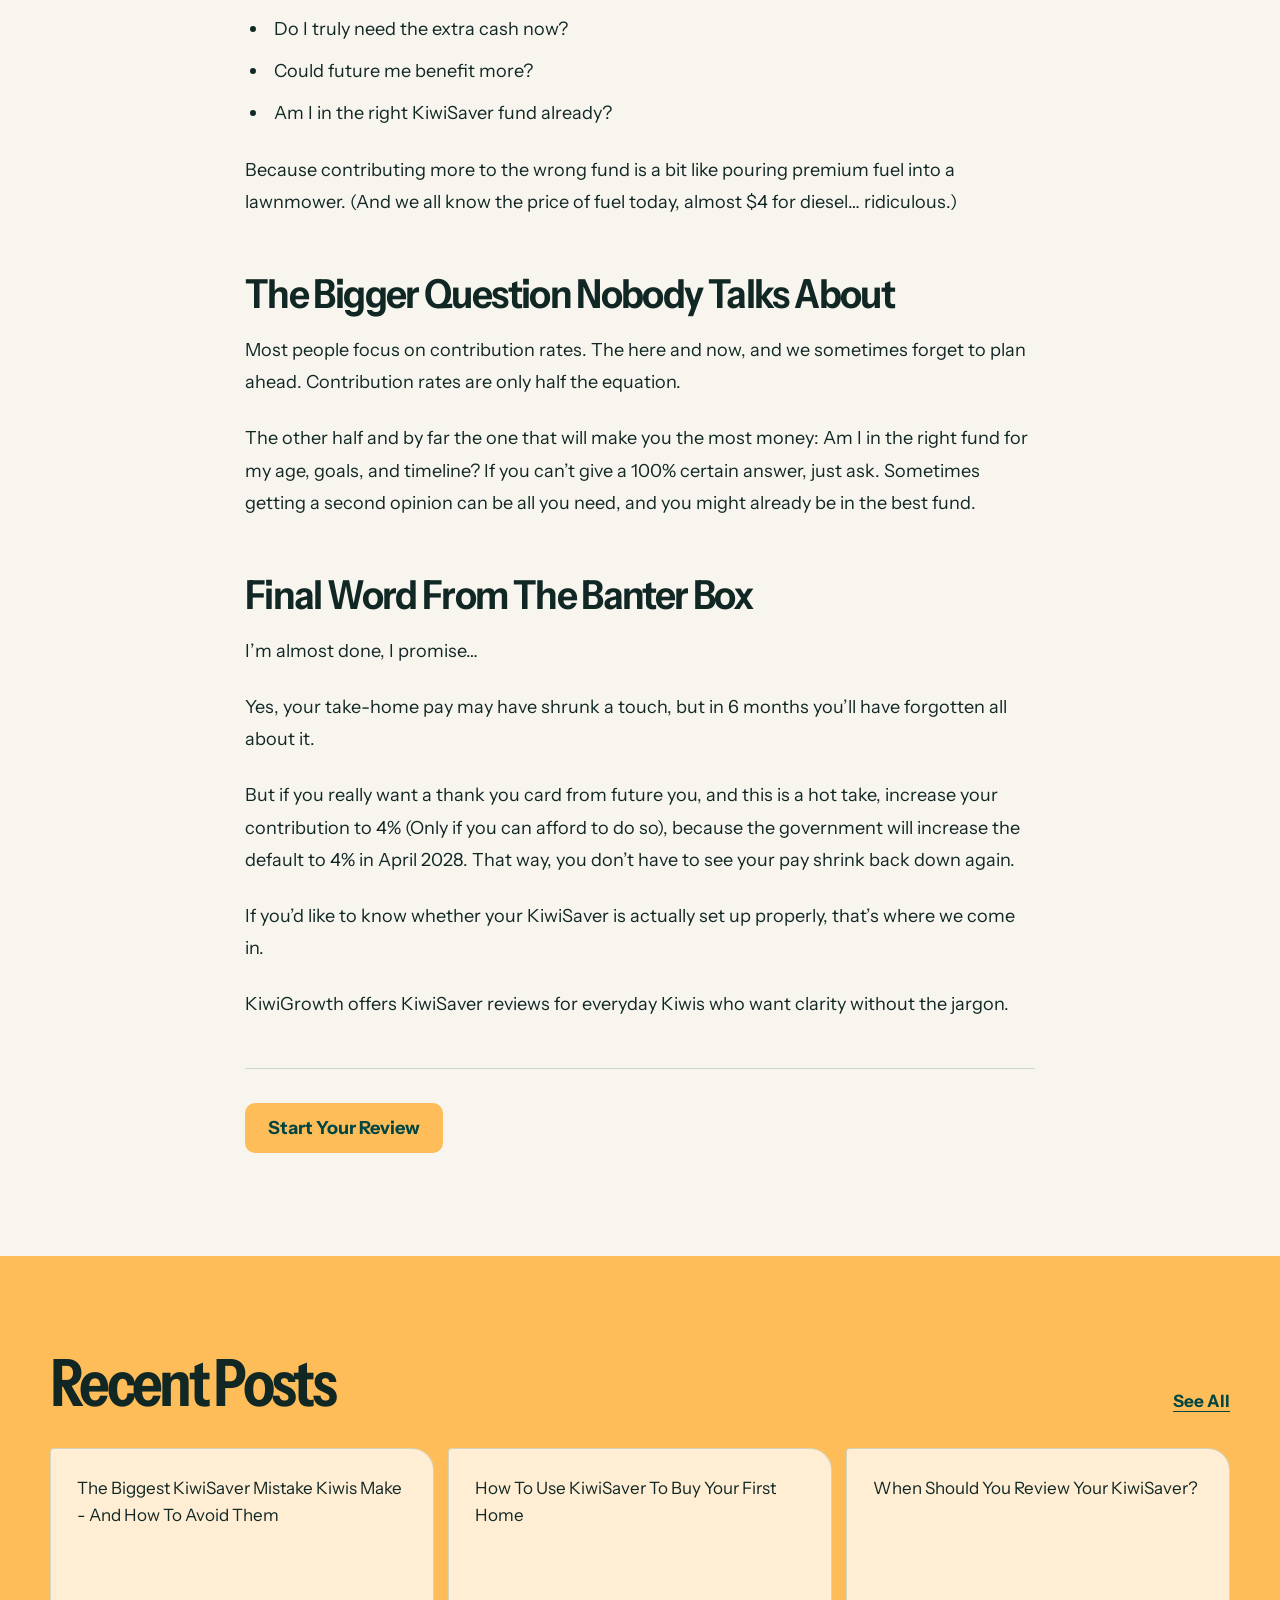
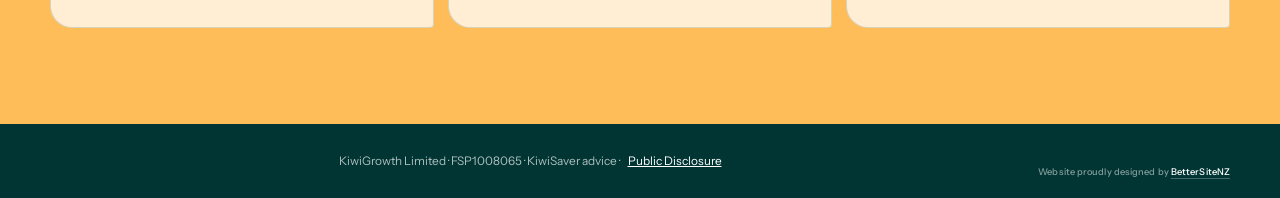
<file: why-your-pay-is-lower-april-2026.html>
<!doctype html>
<html lang="en-NZ">
  <head>
    <meta charset="utf-8">
    <meta name="viewport" content="width=device-width, initial-scale=1">
    <meta name="referrer" content="no-referrer">
    <meta name="theme-color" content="#004643">
    <meta name="description" content="Why Your Pay Is Lower in April 2026 (KiwiSaver Changes Explained).">
    <title>Why Your Pay Is Lower in April 2026 | KiwiGrowth</title>
    <link rel="icon" href="assets/brand/kiwigrowth-favicon-64.png" type="image/png" sizes="64x64">
    <link rel="preload" href="assets/fonts/instrument-sans-latin.woff2" as="font" type="font/woff2" crossorigin>
    <link rel="preload" as="image" href="assets/insights/pay-change-2026-768.webp" imagesrcset="assets/insights/pay-change-2026-480.webp 480w, assets/insights/pay-change-2026-768.webp 768w, assets/insights/pay-change-2026-1080.webp 1080w, assets/insights/pay-change-2026.webp 1536w" imagesizes="(max-width: 760px) calc(100vw - 28px), (max-width: 1120px) calc(100vw - 36px), 1080px" type="image/webp" fetchpriority="high">
    <link rel="stylesheet" href="styles.css">
  </head>
  <body class="content-body">
    <a class="skip-link" href="#main-content">Skip to main content</a>
    <header class="legal-header"><div class="page-shell legal-header__inner"><a class="brand" href="/" aria-label="KiwiGrowth homepage"><picture><source type="image/webp" srcset="assets/brand/kiwigrowth-logo-white-header-320.webp 320w, assets/brand/kiwigrowth-logo-white-header-480.webp 480w" sizes="(max-width: 760px) 148px, 202px"><img src="assets/brand/kiwigrowth-logo-white-header.png" alt="KiwiGrowth" width="1440" height="648" decoding="async"></picture></a><div class="legal-header__actions"><a class="legal-back" href="/insights">Back to Insights</a><a class="button button--gold legal-cta" href="/#request-review">Start Your Review</a></div></div></header>
    <main id="main-content" class="article-main">
      <article>
        <header class="article-hero"><div class="page-shell article-hero__inner"><p class="content-kicker">KiwiSaver Rates</p><h1>Why Your Pay Is Lower in April 2026 (KiwiSaver Changes Explained)</h1><div class="article-meta"><span>Ryan Verwey</span><span>3 min read</span></div><img src="assets/insights/pay-change-2026.webp" srcset="assets/insights/pay-change-2026-480.webp 480w, assets/insights/pay-change-2026-768.webp 768w, assets/insights/pay-change-2026-1080.webp 1080w, assets/insights/pay-change-2026.webp 1536w" sizes="(max-width: 760px) calc(100vw - 28px), (max-width: 1120px) calc(100vw - 36px), 1080px" alt="Paper-cut illustration of a payslip, wallet and growing KiwiSaver savings" width="1536" height="1024" decoding="async" fetchpriority="high"></div></header>
        <div class="page-shell article-body">
          <h2>Did Your Pay Drop This Month? Don’t Panic, you’re not alone.</h2>
          <p>You might’ve looked at your pay this month and thought:</p>
          <blockquote>“Hang on… why does this look smaller?”</blockquote>
          <p>Or maybe you’re one of the lucky few who got a pay rise at the same time and didn’t notice a thing. (If so, Iucky you!)</p>
          <p>Either way, from the 1st of April, KiwiSaver made some changes, and if you didn’t know, well, now you do, and it could be one of the better things to happen for your future self. Even if it means a little less money for you now.</p>
          <p>The default KiwiSaver contribution rate has increased from 3% to 3.5%.</p>
          <p>So a little more comes out of your pay… But a little more goes into building future-you’s freedom fund.</p>
          <h2>So What Actually Changed?</h2>
          <p>From 1 April 2026:</p>
          <ul><li>Your contribution rate moved from 3% to 3.5%</li><li>Your employer’s contribution also moved from 3% to 3.5%</li></ul>
          <p>So yes… you’re putting in more. But so is your boss.</p>
          <p>Now you might be thinking…</p>
          <h2>“It’s Only 0.5%... Who Cares?”</h2>
          <p>Or maybe you do care, fair question. Half a per cent sounds like an amount you’d ignore in tomato sauce inflation.</p>
          <p>But in investing terms, small numbers over long periods can become surprisingly chunky.</p>
          <p>Let’s say you earn $70,000 and already have $40,000 in KiwiSaver.</p>
          <p>That extra 0.5% could mean roughly $700 more in one year compared with staying at 3%.</p>
          <p>Now stretch that across 10, 20, or 30 years… and you’ll be a billionaire, Rodney! (Not really, but we all like to dream, don’t we?)</p>
          <h2>Good News for 16 &amp; 17-Year-Olds Too</h2>
          <p>This one flew a bit more under the radar. If you're 16 or 17, and contributing from your wages, employers now have to contribute too. This is a brilliant head start for younger workers and can help them build a larger first home deposit.</p>
          <h2>Can You Stay on 3%?</h2>
          <p>Temporarily, yes, there is an opt-down option.</p>
          <p>But before rushing to lower it, ask yourself this first:</p>
          <ul><li>Do I truly need the extra cash now?</li><li>Could future me benefit more?</li><li>Am I in the right KiwiSaver fund already?</li></ul>
          <p>Because contributing more to the wrong fund is a bit like pouring premium fuel into a lawnmower. (And we all know the price of fuel today, almost $4 for diesel… ridiculous.)</p>
          <h2>The Bigger Question Nobody Talks About</h2>
          <p>Most people focus on contribution rates. The here and now, and we sometimes forget to plan ahead. Contribution rates are only half the equation.</p>
          <p>The other half and by far the one that will make you the most money: Am I in the right fund for my age, goals, and timeline? If you can’t give a 100% certain answer, just ask. Sometimes getting a second opinion can be all you need, and you might already be in the best fund.</p>
          <h2>Final Word From The Banter Box</h2>
          <p>I’m almost done, I promise…</p>
          <p>Yes, your take-home pay may have shrunk a touch, but in 6 months you’ll have forgotten all about it.</p>
          <p>But if you really want a thank you card from future you, and this is a hot take, increase your contribution to 4% (Only if you can afford to do so), because the government will increase the default to 4% in April 2028. That way, you don’t have to see your pay shrink back down again.</p>
          <p>If you’d like to know whether your KiwiSaver is actually set up properly, that’s where we come in.</p>
          <p>KiwiGrowth offers KiwiSaver reviews for everyday Kiwis who want clarity without the jargon.</p>
          <div class="article-action"><a class="button button--gold" href="/#request-review">Start Your Review</a></div>
        </div>
      </article>
      <section class="related-posts"><div class="page-shell"><div class="related-posts__head"><h2>Recent Posts</h2><a href="/insights">See All</a></div><div class="related-links"><a href="/the-biggest-kiwisaver-mistakes">The Biggest KiwiSaver Mistake Kiwis Make - And How To Avoid Them</a><a href="/how-to-use-kiwisaver-for-your-first-home">How To Use KiwiSaver To Buy Your First Home</a><a href="/when-should-you-review-your-kiwisaver">When Should You Review Your KiwiSaver?</a></div></div></section>
    </main>
    <footer class="content-footer"><div class="page-shell content-footer__inner"><div>KiwiGrowth Limited · FSP1008065 · KiwiSaver advice · <a href="/privacy-and-disclosure">Public Disclosure</a></div><small class="site-credit">Website proudly designed by <a href="https://bettersite.co.nz/" target="_blank" rel="noopener noreferrer">BetterSiteNZ</a></small></div></footer>
  </body>
</html>
</file>
<file: styles.css>
@font-face {
  font-family: "Instrument Sans";
  font-style: normal;
  font-weight: 400 700;
  font-stretch: 75% 100%;
  font-display: swap;
  src: url("assets/fonts/instrument-sans-latin.woff2") format("woff2");
}

:root {
  --green: #004643;
  --green-deep: #003533;
  --green-soft: #1f625e;
  --gold: #ffbd59;
  --gold-deep: #dfa040;
  --cream: #f8f5ef;
  --paper: #fffdf9;
  --sage: #dce9e3;
  --ink: #102724;
  --muted: #4c625e;
  --error: #aa2b2b;
  --shadow: 14px 16px 0 rgba(50, 105, 99, 0.5);
  --page: min(1180px, calc(100vw - 40px));
  --header-height: 80px;
  --ease: cubic-bezier(0.2, 0.8, 0.2, 1);
}

*,
*::before,
*::after {
  box-sizing: border-box;
}

html {
  scroll-behavior: smooth;
  scroll-padding-top: calc(var(--header-height) + 20px);
  background: var(--green-deep);
}

body {
  margin: 0;
  overflow-x: hidden;
  color: var(--ink);
  background: var(--cream);
  font-family: "Instrument Sans", Arial, sans-serif;
  font-size: 17px;
  line-height: 1.55;
  text-rendering: optimizeLegibility;
  -webkit-font-smoothing: antialiased;
}

body:not(.legal-body) {
  -webkit-user-select: none;
  user-select: none;
}

body:not(.legal-body) :is(input, textarea, select) {
  -webkit-user-select: text;
  user-select: text;
}

body:has(dialog[open]) {
  overflow: hidden;
}

img,
svg {
  display: block;
  max-width: 100%;
}

img {
  height: auto;
}

a {
  color: inherit;
}

button,
input,
select,
textarea {
  font: inherit;
}

button,
a {
  -webkit-tap-highlight-color: transparent;
}

button {
  cursor: pointer;
}

h1,
h2,
h3,
p,
blockquote {
  margin-top: 0;
}

h1,
h2,
h3 {
  font-family: "Instrument Sans", Arial, sans-serif;
  font-size-adjust: 0.5;
  font-weight: 650;
  font-stretch: 82%;
  letter-spacing: -0.055em;
  line-height: 0.94;
}

h2 {
  margin-bottom: 48px;
  font-size: clamp(2.8rem, 6vw, 5.2rem);
  text-wrap: balance;
}

:focus-visible {
  outline: 3px solid var(--gold);
  outline-offset: 4px;
}

.skip-link {
  position: fixed;
  top: 12px;
  left: 12px;
  z-index: 1000;
  padding: 10px 14px;
  color: var(--ink);
  background: var(--gold);
  transform: translateY(-150%);
  transition: transform 160ms var(--ease);
}

.skip-link:focus {
  transform: translateY(0);
}

.page-shell {
  width: var(--page);
  margin-inline: auto;
}

.compact-shell {
  max-width: 940px;
}

.section {
  padding-block: clamp(88px, 10vw, 160px);
}

.button {
  display: inline-flex;
  min-height: 50px;
  align-items: center;
  justify-content: center;
  padding: 13px 22px;
  border: 1px solid transparent;
  border-radius: 10px;
  font-weight: 700;
  line-height: 1.15;
  text-align: center;
  text-decoration: none;
  transition: transform 190ms var(--ease), box-shadow 190ms var(--ease), background-color 190ms var(--ease);
}

.button:hover {
  transform: translateY(-3px);
}

.button:active {
  transform: translateY(0);
}

.button--gold {
  color: var(--ink);
  background: var(--gold);
  box-shadow: 0 0 0 rgba(255, 189, 89, 0);
}

.button--gold:hover {
  background: #ffc66f;
  box-shadow: 0 8px 24px rgba(255, 189, 89, 0.18);
}

.button--green {
  color: #fff;
  background: var(--green);
}

.button--green:hover {
  background: var(--green-soft);
}

/* Header */
.site-header {
  position: sticky;
  top: 0;
  z-index: 100;
  min-height: var(--header-height);
  color: #fff;
  background: rgba(0, 70, 67, 0.98);
  border-bottom: 1px solid rgba(255, 255, 255, 0.13);
  backdrop-filter: blur(16px);
}

.header-inner {
  width: var(--page);
  min-height: var(--header-height);
  margin-inline: auto;
  display: grid;
  grid-template-columns: 188px 1fr auto;
  align-items: center;
  gap: 30px;
}

.brand {
  display: inline-flex;
  width: 174px;
}

.brand img {
  width: 100%;
  height: auto;
}

.review-route {
  --route-index: 0;
  position: relative;
  width: 100%;
  display: grid;
  grid-template-columns: 112px repeat(4, minmax(82px, 1fr));
  grid-template-rows: 28px 30px;
  align-items: center;
  column-gap: 12px;
}

.review-route__title {
  grid-column: 1;
  grid-row: 1 / 3;
  align-self: center;
  color: var(--gold);
  font-size: 0.69rem;
  font-weight: 700;
  letter-spacing: 0.1em;
  text-transform: uppercase;
}

.review-route__track {
  position: relative;
  grid-column: 2 / -1;
  grid-row: 1;
  width: calc(100% - 18px);
  height: 1px;
  margin-inline: 9px;
  background: rgba(255, 255, 255, 0.28);
}

.review-route__fill {
  position: absolute;
  inset: 0 auto 0 0;
  width: calc(var(--route-index) * 33.333%);
  background: var(--gold);
  transition: width 300ms var(--ease);
}

.review-route__marker {
  position: absolute;
  top: 50%;
  left: calc(var(--route-index) * 33.333%);
  width: 8px;
  height: 8px;
  background: var(--gold);
  border-radius: 50%;
  transform: translate(-50%, -50%);
  transition: left 300ms var(--ease);
}

.review-route a {
  grid-row: 2;
  display: flex;
  align-items: center;
  justify-content: center;
  gap: 7px;
  color: rgba(255, 255, 255, 0.66);
  font-size: 0.72rem;
  font-weight: 650;
  text-decoration: none;
  transition: color 170ms ease;
}

.review-route a:nth-of-type(1) { grid-column: 2; }
.review-route a:nth-of-type(2) { grid-column: 3; }
.review-route a:nth-of-type(3) { grid-column: 4; }
.review-route a:nth-of-type(4) { grid-column: 5; }

.route-node {
  width: 7px;
  height: 7px;
  flex: 0 0 auto;
  border: 1px solid currentColor;
  border-radius: 50%;
  transition: background-color 170ms ease, border-color 170ms ease, transform 170ms var(--ease);
}

.review-route a:hover,
.review-route a[aria-current="location"] {
  color: #fff;
}

.review-route a[aria-current="location"] .route-node {
  background: var(--gold);
  border-color: var(--gold);
  transform: scale(1.2);
}

.header-actions {
  display: flex;
  align-items: center;
  gap: 12px;
}

.header-cta {
  min-height: 46px;
  padding-inline: 18px;
  font-size: 0.88rem;
}

.header-cta__mobile {
  display: none;
}

.menu-trigger {
  display: none;
  width: 48px;
  height: 48px;
  align-items: center;
  justify-content: center;
  padding: 0;
  color: #fff;
  background: transparent;
  border: 1px solid rgba(255, 255, 255, 0.34);
  border-radius: 8px;
}

.menu-trigger__icon {
  width: 22px;
  display: grid;
  gap: 5px;
}

.menu-trigger__icon span {
  width: 100%;
  height: 2px;
  background: currentColor;
  border-radius: 2px;
  transition: width 180ms var(--ease), transform 180ms var(--ease);
}

.menu-trigger__icon span:nth-child(2) {
  width: 72%;
  justify-self: end;
}

.menu-trigger:hover .menu-trigger__icon span:nth-child(2) {
  width: 100%;
}

.mobile-menu {
  width: min(440px, calc(100vw - 24px));
  max-height: calc(100svh - 24px);
  margin: 12px 12px 12px auto;
  padding: 24px;
  color: #fff;
  background: var(--green-deep);
  border: 1px solid rgba(255, 255, 255, 0.2);
  border-radius: 18px;
}

.mobile-menu::backdrop {
  background: rgba(5, 25, 23, 0.68);
  backdrop-filter: blur(4px);
}

.mobile-menu[open] {
  animation: menu-in 260ms var(--ease) both;
}

@keyframes menu-in {
  from { opacity: 0; transform: translateX(30px); }
  to { opacity: 1; transform: translateX(0); }
}

.mobile-menu__head {
  display: flex;
  align-items: center;
  justify-content: space-between;
  margin-bottom: 28px;
}

.mobile-menu__head p {
  margin: 0;
  font-family: "Instrument Sans", Arial, sans-serif;
  font-size-adjust: 0.5;
  font-size: 1.65rem;
  font-stretch: 84%;
  font-weight: 700;
  letter-spacing: -0.04em;
}

.route-sheet__kicker {
  color: var(--gold);
  font-size: 0.67rem;
  font-weight: 700;
  letter-spacing: 0.1em;
  text-transform: uppercase;
}

.route-sheet__intro {
  margin: -8px 0 24px;
  color: rgba(255, 255, 255, 0.64);
  font-size: 0.88rem;
}

.mobile-menu__head button {
  width: 48px;
  height: 48px;
  display: grid;
  place-items: center;
  color: #fff;
  background: transparent;
  border: 1px solid rgba(255, 255, 255, 0.3);
  border-radius: 50%;
}

.mobile-menu__head button svg {
  width: 22px;
  fill: none;
  stroke: currentColor;
  stroke-linecap: round;
  stroke-width: 1.8;
}

.mobile-menu nav {
  display: grid;
  margin-bottom: 28px;
}

.mobile-menu nav a {
  display: flex;
  align-items: center;
  padding: 15px 2px;
  border-bottom: 1px solid rgba(255, 255, 255, 0.16);
  font-size: 1.16rem;
  font-weight: 620;
  text-decoration: none;
}

.mobile-menu .button {
  width: 100%;
}

/* Hero */
.hero {
  min-height: calc(100svh - var(--header-height));
  display: grid;
  align-items: start;
  overflow: hidden;
  color: #fff;
  background: var(--green);
}

.hero-inner {
  max-width: 1120px;
  padding-block: 72px 82px;
  text-align: center;
}

.hero h1 {
  max-width: 1080px;
  margin: 0 auto 24px;
  font-size: clamp(3.2rem, 7vw, 6.9rem);
  line-height: 0.88;
  text-wrap: balance;
}

.hero-title-line {
  display: block;
  white-space: nowrap;
}

.hero-lede {
  max-width: none;
  margin: 0 auto 34px;
  color: rgba(255, 255, 255, 0.84);
  font-size: clamp(1.2rem, 2.2vw, 1.75rem);
  line-height: 1.34;
  white-space: nowrap;
}

.hero-cta {
  min-height: 58px;
  padding-inline: 30px;
}

.hero-trust {
  margin: 24px 0 0;
  color: rgba(255, 255, 255, 0.76);
  font-size: 0.92rem;
}

.hero-trust span {
  color: var(--gold);
  font-weight: 700;
}

.hero-trust strong {
  color: #fff;
}

.hero-visual {
  width: min(100%, 980px);
  margin: 46px auto 0;
  overflow: hidden;
  background: var(--cream);
  border: 6px solid rgba(255, 255, 255, 0.13);
  border-radius: 6px 34px 6px 34px;
  box-shadow: 0 24px 64px rgba(0, 31, 29, 0.32);
}

.hero-visual img {
  width: 100%;
  aspect-ratio: 16 / 9;
  display: block;
  object-fit: cover;
}

.js .hero h1,
.js .hero-lede,
.js .hero-cta,
.js .hero-trust,
.js .hero-visual {
  opacity: 0;
  animation: hero-arrive 640ms var(--ease) forwards;
}

.js .hero-lede { animation-delay: 90ms; }
.js .hero-cta { animation-delay: 160ms; }
.js .hero-trust { animation-delay: 220ms; }
.js .hero-visual { animation-delay: 280ms; }

@keyframes hero-arrive {
  from { opacity: 0; transform: translateY(24px); }
  to { opacity: 1; transform: translateY(0); }
}

/* Provider partners */
.partners {
  padding-block: clamp(54px, 6vw, 82px);
  background: var(--paper);
  border-bottom: 1px solid rgba(0, 70, 67, 0.12);
}

.partners-inner {
  max-width: 980px;
}

.partners h2 {
  margin-bottom: 34px;
  color: var(--green);
  font-size: clamp(2.3rem, 4.8vw, 4.4rem);
  text-align: center;
}

.partner-grid {
  display: grid;
  grid-template-columns: repeat(3, 1fr);
  gap: 16px;
}

.partner-logo {
  min-height: 132px;
  display: grid;
  place-items: center;
  padding: 24px;
  background: #fff;
  border: 1px solid rgba(0, 70, 67, 0.14);
  border-radius: 14px;
}

.partner-logo img {
  width: auto;
  max-height: 72px;
  object-fit: contain;
}

.partner-logo--booster img {
  width: min(100%, 210px);
}

.partner-logo--generate img {
  width: min(100%, 190px);
}

.partner-logo--milford img {
  max-height: 84px;
}

/* Review situations */
.why-review {
  background: var(--cream);
}

.why-review h2,
.faq-inner h2,
.testimonials-inner h2 {
  text-align: center;
}

.situation-grid {
  display: grid;
  grid-template-columns: repeat(2, 1fr);
  gap: 16px;
}

.situation {
  min-height: 190px;
  display: grid;
  grid-template-columns: 52px 1fr;
  align-items: center;
  gap: 22px;
  padding: clamp(24px, 4vw, 40px);
  background: var(--paper);
  border: 1px solid rgba(0, 70, 67, 0.15);
  border-radius: 4px 26px 4px 26px;
  transition: transform 220ms var(--ease), background-color 220ms ease, border-color 220ms ease;
}

.situation:nth-child(even) {
  border-radius: 26px 4px 26px 4px;
}

.situation:hover,
.situation:focus-within {
  background: #fff;
  border-color: rgba(0, 70, 67, 0.38);
  transform: translateY(-5px);
}

.situation svg {
  width: 52px;
  height: 52px;
  padding: 12px;
  color: var(--green);
  background: var(--gold);
  border-radius: 50%;
  fill: none;
  stroke: currentColor;
  stroke-linecap: round;
  stroke-linejoin: round;
  stroke-width: 1.6;
  transition: transform 260ms var(--ease);
}

.situation:hover svg {
  transform: rotate(-7deg) scale(1.05);
}

.situation p {
  margin: 0;
  font-size: clamp(1.05rem, 2vw, 1.32rem);
  font-weight: 650;
  line-height: 1.35;
}

.resources-link {
  margin: 28px 0 0;
  color: var(--muted);
  font-size: 0.92rem;
  text-align: center;
}

.resources-link a {
  color: var(--green);
  font-weight: 720;
  text-underline-offset: 4px;
}

.js .situation {
  opacity: 0;
  transform: translateY(28px);
}

.js .situation.is-visible {
  opacity: 1;
  transform: translateY(0);
  transition: opacity 420ms ease, transform 520ms var(--ease), background-color 220ms ease, border-color 220ms ease;
}

/* Why it matters */
.why-it-matters {
  color: var(--ink);
  background: #f2ecdf;
}

.why-it-matters__layout {
  display: grid;
  grid-template-columns: minmax(0, 1.08fr) minmax(320px, 0.92fr);
  align-items: end;
  gap: clamp(64px, 9vw, 130px);
}

.why-it-matters h2 {
  max-width: 620px;
  margin-bottom: 30px;
  color: var(--green);
}

.why-it-matters__copy > p {
  max-width: 610px;
  margin-bottom: 0;
  color: #304743;
  font-size: clamp(1.08rem, 1.6vw, 1.28rem);
  line-height: 1.7;
}

.why-it-matters__evidence {
  max-width: 470px;
  justify-self: end;
  padding-bottom: 6px;
}

.why-it-matters__stat {
  margin-bottom: 22px;
  color: #9b6100;
  font-size: clamp(3.4rem, 7.6vw, 7rem);
  font-weight: 650;
  font-stretch: 82%;
  letter-spacing: -0.065em;
  line-height: 0.82;
}

.why-it-matters__stat strong {
  display: block;
  font-size: 1.38em;
  font-weight: 700;
}

.why-it-matters__evidence > p:not(.why-it-matters__stat) {
  max-width: 460px;
  margin-bottom: 18px;
  color: #304743;
  font-size: 0.98rem;
  line-height: 1.65;
}

.why-it-matters__evidence a {
  display: inline-flex;
  min-height: 44px;
  align-items: center;
  color: var(--green);
  font-weight: 720;
  text-decoration-thickness: 1px;
  text-underline-offset: 5px;
}

.why-it-matters__evidence a:hover {
  color: #9b6100;
}

/* Four steps */
.process-section {
  color: #fff;
  background: var(--green-deep);
}

.process-shell {
  max-width: 900px;
}

.process-section h2 {
  margin-bottom: 24px;
  text-align: center;
}

.process-steps {
  display: grid;
}

.process-step {
  min-height: clamp(440px, 72svh, 680px);
  display: grid;
  justify-items: center;
  align-content: center;
  padding: 40px clamp(20px, 7vw, 90px);
  text-align: center;
  opacity: 0.32;
  transform: scale(0.96);
  transition: opacity 300ms ease, transform 420ms var(--ease);
}

.process-step.is-active {
  opacity: 1;
  transform: scale(1);
}

.process-mark {
  width: 56px;
  height: 56px;
  display: grid;
  place-items: center;
  margin-bottom: 25px;
  color: var(--gold);
  background: rgba(255, 189, 89, 0.09);
  border: 1px solid rgba(255, 189, 89, 0.32);
  border-radius: 50%;
  transform: rotate(-8deg);
  transition: transform 430ms var(--ease), background-color 300ms ease;
}

.process-step.is-active .process-mark {
  background: rgba(255, 189, 89, 0.16);
  transform: rotate(0deg) scale(1.08);
}

.process-mark svg {
  width: 27px;
  fill: none;
  stroke: currentColor;
  stroke-linecap: round;
  stroke-linejoin: round;
  stroke-width: 1.7;
}

.process-step h3 {
  max-width: 720px;
  margin-bottom: 20px;
  color: var(--gold);
  font-size: clamp(2.4rem, 5vw, 4.7rem);
  text-wrap: balance;
}

.process-step p {
  max-width: 580px;
  margin: 0;
  color: rgba(255, 255, 255, 0.72);
  font-size: clamp(1rem, 1.8vw, 1.2rem);
}

.step-next {
  width: 48px;
  height: 48px;
  display: grid;
  place-items: center;
  margin-top: 34px;
  color: var(--gold);
  background: rgba(255, 189, 89, 0.08);
  border: 1px solid rgba(255, 189, 89, 0.38);
  border-radius: 50%;
  transition: color 180ms ease, background-color 180ms ease, transform 220ms var(--ease);
}

.step-next:hover {
  color: var(--ink);
  background: var(--gold);
  transform: translateY(5px);
}

.step-next svg {
  width: 22px;
  fill: none;
  stroke: currentColor;
  stroke-linecap: round;
  stroke-linejoin: round;
  stroke-width: 1.8;
}

.process-step {
  scroll-margin-top: 0;
}

/* Ryan */
.ryan-section {
  background: var(--paper);
}

.ryan-layout {
  display: grid;
  grid-template-columns: minmax(280px, 0.86fr) minmax(360px, 1fr);
  align-items: center;
  gap: clamp(48px, 8vw, 112px);
}

.portrait-frame {
  position: relative;
  width: min(100%, 410px);
  justify-self: end;
  overflow: hidden;
  background: var(--sage);
  border-radius: 22px;
  box-shadow: var(--shadow);
}

.portrait-frame img {
  width: 100%;
  aspect-ratio: 2 / 3;
  object-fit: cover;
  object-position: center top;
  filter: saturate(0.9) contrast(1.02);
  transition: transform 900ms var(--ease), filter 500ms ease;
}

.portrait-frame:hover img {
  transform: scale(1.035);
  filter: saturate(1) contrast(1.02);
}

.portrait-caption {
  position: absolute;
  right: 16px;
  bottom: 16px;
  padding: 9px 12px;
  color: var(--ink);
  background: var(--gold);
  border-radius: 8px;
  font-size: 0.75rem;
  font-weight: 700;
}

.ryan-copy {
  max-width: 510px;
}

.ryan-copy h2 {
  margin-bottom: 28px;
}

.ryan-copy p {
  color: var(--muted);
}

.ryan-copy .ryan-lede {
  color: var(--ink);
  font-size: clamp(1.15rem, 2vw, 1.38rem);
  font-weight: 600;
}

.ryan-actions {
  display: flex;
  flex-wrap: wrap;
  gap: 12px;
  margin-top: 22px;
}

.ryan-copy .ryan-actions .button {
  margin-top: 0;
}

/* Reviews */
.testimonials {
  overflow: hidden;
  padding-top: clamp(72px, 6vw, 96px);
  padding-bottom: clamp(104px, 9vw, 144px);
  color: #fff;
  background: var(--green);
}

.testimonials-inner {
  max-width: 880px;
}

.testimonials h2 {
  margin-bottom: 24px;
}

.proof-stage {
  position: relative;
  min-height: 540px;
  display: grid;
  place-items: center;
}

.proof-stage::before,
.proof-stage::after {
  position: absolute;
  width: min(720px, calc(100% - 24px));
  height: calc(100% - 40px);
  border-radius: 24px;
  content: "";
}

.proof-stage::before {
  background: rgba(255, 189, 89, 0.22);
  transform: rotate(-2deg) translate(-7px, 9px);
}

.proof-stage::after {
  background: rgba(220, 233, 227, 0.3);
  transform: rotate(2deg) translate(8px, 10px);
}

.proof-card {
  position: absolute;
  z-index: 2;
  width: min(720px, 100%);
  min-height: 440px;
  display: grid;
  align-content: space-between;
  margin: 0;
  padding: clamp(32px, 6vw, 62px);
  color: var(--ink);
  background: var(--paper);
  border-radius: 24px;
  box-shadow: 0 20px 65px rgba(0, 22, 20, 0.22);
  opacity: 0;
  pointer-events: none;
  transform: translateX(46px) scale(0.97);
  transition: opacity 240ms ease, transform 360ms var(--ease), box-shadow 240ms ease;
}

.proof-card.is-active {
  opacity: 1;
  pointer-events: auto;
  transform: translateX(0) scale(1);
}

.proof-card.is-exiting-left {
  opacity: 0;
  transform: translateX(-46px) scale(0.97);
}

.proof-card.is-exiting-right {
  opacity: 0;
  transform: translateX(46px) scale(0.97);
}

.proof-card.is-from-left {
  transform: translateX(-46px) scale(0.97);
}

.proof-card.is-active:hover {
  transform: translateY(-7px) scale(1.018);
  box-shadow: 0 30px 78px rgba(0, 22, 20, 0.29);
}

.proof-card p {
  margin-bottom: 32px;
  font-family: "Instrument Sans", Arial, sans-serif;
  font-size-adjust: 0.5;
  font-size: clamp(1.3rem, 2.5vw, 2rem);
  font-stretch: 90%;
  font-weight: 520;
  letter-spacing: -0.035em;
  line-height: 1.2;
}

.proof-card footer {
  color: var(--green);
  font-size: 0.82rem;
  font-weight: 700;
  letter-spacing: 0.08em;
  text-transform: uppercase;
}

.testimonial-controls {
  display: flex;
  align-items: center;
  justify-content: center;
  gap: 14px;
  margin-top: 44px;
}

.testimonial-controls button {
  width: 48px;
  height: 48px;
  display: grid;
  place-items: center;
  color: #fff;
  background: transparent;
  border: 1px solid rgba(255, 255, 255, 0.38);
  border-radius: 50%;
  transition: color 160ms ease, background-color 160ms ease, transform 160ms var(--ease);
}

.testimonial-controls button:hover {
  color: var(--ink);
  background: var(--gold);
  transform: scale(1.08);
}

.testimonial-controls svg {
  width: 22px;
  fill: none;
  stroke: currentColor;
  stroke-linecap: round;
  stroke-linejoin: round;
  stroke-width: 1.8;
}

.testimonial-controls p {
  min-width: 46px;
  margin: 0;
  color: rgba(255, 255, 255, 0.7);
  font-size: 0.78rem;
  text-align: center;
}

/* Industry recognition */
.recognition {
  padding-block: clamp(68px, 8vw, 112px);
  background: var(--paper);
  overflow: clip;
}

.recognition-layout {
  display: grid;
  grid-template-columns: minmax(260px, 0.82fr) minmax(420px, 1.18fr);
  align-items: center;
  gap: clamp(56px, 9vw, 132px);
}

.recognition-copy {
  max-width: 430px;
}

.recognition-copy h2 {
  margin-bottom: 18px;
}

.recognition-copy p {
  max-width: 31ch;
  margin: 0;
  color: var(--muted);
  font-size: clamp(1.05rem, 1.6vw, 1.2rem);
}

.recognition-badges {
  display: flex;
  align-items: center;
  justify-content: center;
  flex-wrap: nowrap;
  gap: clamp(28px, 5vw, 64px);
}

.recognition-badge-frame {
  width: clamp(170px, 17vw, 220px);
  aspect-ratio: 1;
  display: grid;
  place-items: center;
  flex: 0 0 auto;
  overflow: visible;
}

.recognition-badge {
  width: 100%;
  height: auto;
  max-width: none;
  object-fit: contain;
}

.recognition-badge--finalist {
  width: 130.5%;
}

/* FAQ */
.faq-section {
  background: var(--cream);
}

.faq-inner {
  max-width: 880px;
}

.faq-list {
  border-top: 1px solid rgba(0, 70, 67, 0.22);
}

.faq-item {
  border-bottom: 1px solid rgba(0, 70, 67, 0.22);
}

.faq-item h3 {
  margin: 0;
  font-family: inherit;
  letter-spacing: normal;
  line-height: 1.4;
}

.faq-item button {
  width: 100%;
  min-height: 74px;
  display: grid;
  grid-template-columns: 1fr 34px;
  align-items: center;
  gap: 20px;
  padding: 18px 0;
  color: var(--ink);
  background: transparent;
  border: 0;
  font-weight: 650;
  text-align: left;
}

.faq-item button:hover {
  color: var(--green-soft);
}

.faq-icon {
  position: relative;
  width: 32px;
  height: 32px;
  border: 1px solid rgba(0, 70, 67, 0.55);
  border-radius: 50%;
}

.faq-icon::before,
.faq-icon::after {
  position: absolute;
  top: 50%;
  left: 50%;
  width: 12px;
  height: 1px;
  background: currentColor;
  content: "";
  transform: translate(-50%, -50%);
  transition: transform 180ms var(--ease);
}

.faq-icon::after {
  transform: translate(-50%, -50%) rotate(90deg);
}

.faq-item button[aria-expanded="true"] .faq-icon::after {
  transform: translate(-50%, -50%) rotate(0deg);
}

.faq-answer {
  display: grid;
  grid-template-rows: 0fr;
  color: var(--muted);
  transition: grid-template-rows 260ms var(--ease);
}

.faq-answer > div {
  overflow: hidden;
}

.faq-answer p {
  max-width: 720px;
  margin: 0;
  padding: 0 52px 24px 0;
}

.faq-answer a,
.privacy-line a,
.footer-legal a {
  text-underline-offset: 4px;
}

.faq-item:has(button[aria-expanded="true"]) .faq-answer {
  grid-template-rows: 1fr;
}

/* Request */
.request-section {
  color: #fff;
  background: var(--green-deep);
}

.request-layout {
  display: grid;
  grid-template-columns: minmax(280px, 0.72fr) minmax(560px, 1.28fr);
  align-items: start;
  gap: clamp(44px, 7vw, 92px);
}

.request-intro {
  position: sticky;
  top: calc(var(--header-height) + 46px);
}

.request-intro h2 {
  margin-bottom: 36px;
}

.request-contact {
  display: grid;
  gap: 12px;
}

.request-contact a {
  min-height: 52px;
  display: flex;
  align-items: center;
  gap: 13px;
  width: fit-content;
  font-weight: 650;
  text-underline-offset: 4px;
}

.request-contact svg {
  width: 38px;
  height: 38px;
  padding: 9px;
  flex: 0 0 auto;
  color: var(--gold);
  background: rgba(255, 189, 89, 0.1);
  border-radius: 50%;
  fill: none;
  stroke: currentColor;
  stroke-linecap: round;
  stroke-linejoin: round;
  stroke-width: 1.6;
}

.review-form {
  padding: clamp(24px, 5vw, 46px);
  color: var(--ink);
  background: var(--paper);
  border-radius: 22px;
  box-shadow: var(--shadow);
}

.form-error-summary {
  margin-bottom: 24px;
  padding: 13px 16px;
  color: #7b1717;
  background: #fff0ef;
  border: 1px solid #d76868;
  border-radius: 8px;
  font-weight: 650;
}

.form-grid {
  display: grid;
  grid-template-columns: repeat(2, 1fr);
  gap: 20px 18px;
}

.field {
  min-width: 0;
  display: grid;
  align-content: start;
}

.field--wide {
  grid-column: 1 / -1;
}

.field label,
.field legend {
  margin-bottom: 7px;
  color: var(--ink);
  font-size: 0.84rem;
  font-weight: 700;
}

.field .optional {
  color: var(--muted);
  font-size: 0.78rem;
  font-weight: 500;
}

.field input,
.field select,
.field textarea {
  width: 100%;
  color: var(--ink);
  background: #fff;
  border: 1px solid rgba(0, 70, 67, 0.38);
  border-radius: 8px;
  transition: border-color 160ms ease, box-shadow 160ms ease;
}

.field input,
.field select {
  height: 52px;
  padding-inline: 14px;
}

.field textarea {
  min-height: 132px;
  padding: 13px 14px;
  resize: vertical;
}

.field input:focus,
.field select:focus,
.field textarea:focus {
  border-color: var(--green);
  outline: 0;
  box-shadow: 0 0 0 3px rgba(0, 70, 67, 0.14);
}

.field input[aria-invalid="true"],
.field select[aria-invalid="true"] {
  border-color: var(--error);
}

.field-error {
  min-height: 20px;
  padding-top: 4px;
  color: var(--error);
  font-size: 0.76rem;
  line-height: 1.3;
}

.field-hint {
  padding-top: 6px;
  color: var(--muted);
  font-size: 0.74rem;
}

.contact-choice {
  margin: 0;
  padding: 0;
  border: 0;
}

.contact-choice > div {
  display: grid;
  grid-template-columns: 1fr 1fr;
  gap: 10px;
}

.contact-choice label {
  min-height: 50px;
  display: grid;
  place-items: center;
  margin: 0;
  color: var(--ink);
  background: #fff;
  border: 1px solid rgba(0, 70, 67, 0.35);
  border-radius: 8px;
  cursor: pointer;
  transition: background-color 160ms ease, border-color 160ms ease, box-shadow 160ms ease;
}

.contact-choice input {
  position: absolute;
  width: 1px;
  height: 1px;
  opacity: 0;
}

.contact-choice label:has(input:checked) {
  background: var(--sage);
  border-color: var(--green);
  box-shadow: inset 0 -3px var(--gold);
}

.contact-choice label:has(input:focus-visible) {
  outline: 3px solid var(--gold);
  outline-offset: 3px;
}

.review-ticket {
  display: grid;
  grid-template-columns: 1fr 1fr;
  gap: 12px;
  margin: 26px 0 20px;
}

.review-ticket > span {
  min-width: 0;
  display: grid;
  align-content: center;
  gap: 5px;
  padding: 14px 16px;
  background: #edf4f0;
  border-radius: 10px;
}

.review-ticket small {
  color: var(--muted);
  font-size: 0.68rem;
  font-weight: 650;
  letter-spacing: 0.06em;
  text-transform: uppercase;
}

.review-ticket strong {
  overflow: hidden;
  color: var(--green);
  font-size: 0.92rem;
  text-overflow: ellipsis;
  white-space: nowrap;
}

.form-submit {
  width: 100%;
}

.form-submit.is-valid-sweep {
  animation: ready-pulse 520ms var(--ease);
}

@keyframes ready-pulse {
  0%, 100% { transform: scale(1); }
  50% { transform: scale(1.018); box-shadow: 0 0 0 7px rgba(255, 189, 89, 0.18); }
}

.form-demo-message {
  margin: 14px 0 0;
  color: var(--green);
  font-weight: 700;
  text-align: center;
}

.privacy-line {
  margin: 16px 0 0;
  color: var(--muted);
  font-size: 0.76rem;
  text-align: center;
}

/* Footer */
.site-footer {
  color: #fff;
  background: #002c2a;
}

.footer-grid {
  display: grid;
  grid-template-columns: 1.3fr 1fr 0.7fr 0.8fr;
  gap: 46px;
  padding-block: 58px;
}

.footer-brand img {
  width: 184px;
  height: auto;
}

.footer-brand p,
.footer-contact p,
.footer-links p,
.footer-socials p {
  margin: 14px 0 10px;
  color: rgba(255, 255, 255, 0.62);
  font-size: 0.76rem;
  font-weight: 700;
  letter-spacing: 0.05em;
  text-transform: uppercase;
}

.footer-contact,
.footer-links {
  display: grid;
  align-content: start;
  gap: 7px;
}

.footer-contact a,
.footer-links a {
  width: fit-content;
  color: rgba(255, 255, 255, 0.86);
  font-size: 0.9rem;
  text-underline-offset: 4px;
}

.footer-socials > div {
  display: flex;
  gap: 10px;
}

.footer-socials a {
  width: 46px;
  height: 46px;
  display: grid;
  place-items: center;
  color: #fff;
  background: rgba(255, 255, 255, 0.06);
  border: 1px solid rgba(255, 255, 255, 0.24);
  border-radius: 50%;
  transition: color 160ms ease, background-color 160ms ease, transform 160ms var(--ease);
}

.footer-socials a:hover {
  color: var(--ink);
  background: var(--gold);
  transform: translateY(-3px);
}

.footer-socials svg {
  width: 21px;
  height: 21px;
  fill: currentColor;
  stroke: currentColor;
  stroke-linecap: round;
  stroke-linejoin: round;
  stroke-width: 1.6;
}

.footer-socials a:nth-child(2) svg,
.footer-socials a:nth-child(3) svg {
  fill: none;
}

.footer-legal {
  min-height: 74px;
  display: flex;
  flex-wrap: wrap;
  align-items: center;
  justify-content: center;
  gap: 8px;
  padding: 20px;
  color: rgba(255, 255, 255, 0.64);
  background: #002321;
  font-size: 0.76rem;
  text-align: center;
}

.footer-legal a {
  color: #fff;
}

/* About page */
.about-hero {
  min-height: min(820px, calc(100svh - var(--header-height)));
  display: grid;
  align-items: center;
  color: #fff;
  background: var(--green);
}

.about-hero__inner {
  max-width: 1000px;
  padding-block: 80px;
  text-align: center;
}

.about-hero h1 {
  margin: 0 auto 30px;
  font-size: clamp(3.4rem, 8vw, 7.5rem);
  text-wrap: balance;
}

.about-hero p {
  max-width: 680px;
  margin: 0 auto 12px;
  color: rgba(255, 255, 255, 0.76);
  font-size: clamp(1.05rem, 1.8vw, 1.25rem);
}

.about-hero .button {
  margin-top: 24px;
}

.about-copy-shell {
  max-width: 980px;
  text-align: center;
}

.about-copy-shell h2 {
  max-width: 860px;
  margin-inline: auto;
}

.about-origin {
  background: var(--paper);
}

.about-copy-columns {
  display: grid;
  grid-template-columns: repeat(2, 1fr);
  gap: 24px;
  text-align: left;
}

.about-copy-columns p {
  margin: 0;
  padding: clamp(24px, 4vw, 38px);
  color: var(--muted);
  background: var(--cream);
  border-radius: 4px 24px;
}

.about-copy-columns p:nth-child(even) {
  border-radius: 24px 4px;
}

.growth-statements {
  display: flex;
  flex-wrap: wrap;
  justify-content: center;
  gap: 12px;
  margin-top: 34px;
}

.growth-statements strong {
  padding: 12px 18px;
  color: var(--green);
  background: var(--gold);
  border-radius: 999px;
  font-size: 0.82rem;
  letter-spacing: 0.06em;
  text-transform: uppercase;
}

.about-ryan {
  color: #fff;
  background: var(--green-deep);
}

.about-ryan-layout {
  display: grid;
  grid-template-columns: minmax(280px, 410px) minmax(0, 1fr);
  align-items: center;
  gap: clamp(48px, 8vw, 108px);
}

.about-portrait {
  overflow: hidden;
  border-radius: 24px 4px 24px 4px;
  box-shadow: 14px 16px 0 rgba(255, 189, 89, 0.24);
}

.about-portrait img {
  width: 100%;
  height: auto;
}

.about-ryan-copy h2 {
  margin-bottom: 30px;
}

.about-ryan-copy p {
  color: rgba(255, 255, 255, 0.72);
}

.about-ryan-copy .button {
  margin-top: 14px;
  color: var(--ink);
  background: var(--gold);
}

.about-matters {
  background: var(--gold);
}

.about-matters h2 {
  margin-bottom: 28px;
}

.about-lede,
.about-close {
  max-width: 720px;
  margin-inline: auto;
}

.matters-list {
  max-width: 780px;
  display: grid;
  grid-template-columns: repeat(3, 1fr);
  gap: 12px;
  margin: 34px auto;
  padding: 0;
  list-style: none;
}

.matters-list li {
  display: grid;
  place-items: center;
  min-height: 150px;
  padding: 22px;
  background: rgba(255, 255, 255, 0.28);
  border: 1px solid rgba(16, 39, 36, 0.18);
  border-radius: 4px 20px;
  font-weight: 650;
}

.about-matters .button {
  margin-top: 18px;
  color: #fff;
  background: var(--green);
}

.about-difference {
  color: #fff;
  background: var(--green);
}

.difference-grid {
  display: grid;
  grid-template-columns: repeat(3, 1fr);
  gap: 14px;
  margin-bottom: 38px;
  text-align: left;
}

.difference-grid article {
  min-height: 230px;
  padding: clamp(24px, 3vw, 34px);
  background: rgba(255, 255, 255, 0.07);
  border: 1px solid rgba(255, 255, 255, 0.18);
  border-radius: 4px 22px;
}

.difference-grid article:nth-child(even) {
  border-radius: 22px 4px;
}

.difference-grid h3 {
  margin-bottom: 18px;
  color: var(--gold);
  font-size: clamp(1.55rem, 2.5vw, 2.2rem);
  line-height: 1;
}

.difference-grid p {
  margin: 0;
  color: rgba(255, 255, 255, 0.7);
}

.mobile-sticky-cta {
  position: fixed;
  right: 14px;
  bottom: max(14px, env(safe-area-inset-bottom));
  left: 14px;
  z-index: 70;
  min-height: 52px;
  display: none;
  align-items: center;
  justify-content: center;
  color: var(--ink);
  background: var(--gold);
  border-radius: 10px;
  box-shadow: 0 12px 30px rgba(0, 35, 32, 0.28);
  font-size: 0.9rem;
  font-weight: 700;
  text-decoration: none;
  opacity: 0;
  pointer-events: none;
  transform: translateY(24px);
  transition: opacity 180ms ease, transform 220ms var(--ease);
}

.mobile-sticky-cta.is-visible {
  opacity: 1;
  pointer-events: auto;
  transform: translateY(0);
}

/* Privacy and disclosure */
.legal-body {
  background: var(--cream);
}

.legal-header {
  color: #fff;
  background: var(--green);
}

.legal-header__inner {
  min-height: var(--header-height);
  display: flex;
  align-items: center;
  justify-content: space-between;
  gap: 24px;
}

.legal-header .brand {
  width: 174px;
}

.legal-header__actions {
  display: flex;
  align-items: center;
  gap: 10px;
}

.legal-back {
  min-height: 46px;
  display: inline-flex;
  align-items: center;
  padding-inline: 16px;
  border: 1px solid rgba(255, 255, 255, 0.35);
  border-radius: 9px;
  font-size: 0.84rem;
  font-weight: 700;
  text-decoration: none;
}

.legal-cta {
  min-height: 46px;
  padding-inline: 17px;
  font-size: 0.82rem;
}

.legal-main {
  padding-block: clamp(54px, 7vw, 96px);
}

.legal-intro {
  max-width: 920px;
  margin: 0 auto clamp(34px, 5vw, 56px);
}

.legal-intro h1 {
  max-width: 800px;
  margin-bottom: 20px;
  font-size: clamp(3rem, 6vw, 5.7rem);
  line-height: 0.96;
}

.legal-intro p {
  max-width: 680px;
  color: var(--muted);
  font-size: clamp(1rem, 1.6vw, 1.14rem);
  line-height: 1.65;
}

.legal-intro .content-kicker {
  margin-bottom: 14px;
  color: var(--green-soft);
  font-size: 0.75rem;
  line-height: 1.2;
}

.legal-jump-links {
  display: flex;
  flex-wrap: wrap;
  gap: 10px;
  margin-top: 26px;
}

.legal-jump-links a {
  min-height: 44px;
  display: inline-flex;
  align-items: center;
  padding: 10px 16px;
  color: var(--green);
  background: var(--paper);
  border: 1px solid rgba(0, 70, 67, 0.22);
  border-radius: 9px;
  font-size: 0.88rem;
  font-weight: 700;
  text-decoration: none;
}

.legal-jump-links a:hover,
.legal-jump-links a:focus-visible {
  background: var(--sage);
}

.legal-copy {
  max-width: 920px;
  margin: 0 auto;
  padding: clamp(24px, 6vw, 64px);
  overflow: visible;
  color: var(--ink);
  background: var(--paper);
  border: 1px solid rgba(0, 70, 67, 0.16);
  border-radius: 20px;
  font-family: "Instrument Sans", Arial, sans-serif;
  font-size: 0.98rem;
  line-height: 1.72;
  white-space: pre-wrap;
  overflow-wrap: anywhere;
  box-shadow: 0 18px 50px rgba(0, 49, 46, 0.08);
}

.legal-copy[hidden] {
  display: none;
}

.legal-document {
  width: min(920px, calc(100% - 40px));
  margin-inline: auto;
}

.legal-document__chapter {
  padding: clamp(28px, 5vw, 58px);
  color: var(--ink);
  background: var(--paper);
  border: 1px solid rgba(0, 70, 67, 0.13);
  border-radius: 18px;
  box-shadow: 0 18px 50px rgba(0, 49, 46, 0.065);
  scroll-margin-top: 28px;
}

.legal-document__chapter + .legal-document__chapter {
  margin-top: 28px;
}

.legal-document h2,
.legal-document h3,
.legal-document h4 {
  max-width: 720px;
  color: var(--green);
  letter-spacing: -0.035em;
  text-wrap: balance;
}

.legal-document h2 {
  margin-bottom: 38px;
  font-size: clamp(2.25rem, 4.6vw, 3.8rem);
  line-height: 1;
}

.legal-document h3 {
  margin: 46px 0 15px;
  font-size: clamp(1.35rem, 2.3vw, 1.75rem);
  line-height: 1.12;
}

.legal-document h2 + h3 {
  margin-top: 0;
}

.legal-document h4 {
  margin: 30px 0 10px;
  color: var(--green-soft);
  font-size: 1.04rem;
  font-stretch: 92%;
  letter-spacing: -0.015em;
  line-height: 1.3;
}

.legal-document h4.legal-document__lead-in {
  margin-top: 24px;
}

.legal-document p,
.legal-document li {
  max-width: 74ch;
  font-size: clamp(0.98rem, 1.25vw, 1.06rem);
  line-height: 1.78;
}

.legal-document p {
  margin-bottom: 16px;
}

.legal-document ul {
  display: grid;
  gap: 2px;
  margin: 8px 0 20px;
  padding-left: 1.3em;
}

.legal-document li {
  line-height: 1.55;
}

.legal-document li::marker {
  color: var(--gold-deep);
}

.legal-contact-card {
  max-width: 74ch;
  display: grid;
  gap: 5px;
  margin: 10px 0 24px;
  padding: 16px 18px;
  color: var(--green-deep);
  background: rgba(206, 226, 218, 0.52);
  border-left: 3px solid var(--gold-deep);
  border-radius: 10px;
  font-style: normal;
}

.legal-contact-card p {
  margin: 0;
  color: inherit;
  line-height: 1.55;
}

.legal-contact-card p:first-child {
  color: var(--green);
  font-weight: 700;
}

.legal-footer {
  padding: 26px 20px;
  color: rgba(255, 255, 255, 0.72);
  background: var(--green-deep);
  font-size: 0.78rem;
  text-align: center;
}

/* Progressive enhancement fallbacks */
html:not(.js) .mobile-menu,
html:not(.js) .menu-trigger,
html:not(.js) .mobile-sticky-cta {
  display: none;
}

html:not(.js) .faq-answer {
  grid-template-rows: 1fr;
}

html:not(.js) .faq-icon {
  display: none;
}

html:not(.js) .situation {
  opacity: 1;
  transform: none;
}

html:not(.js) .process-step {
  opacity: 1;
  transform: none;
}

html:not(.js) .proof-card {
  position: static;
  min-height: 0;
  margin-bottom: 18px;
  opacity: 1;
  pointer-events: auto;
  transform: none;
}

html:not(.js) .proof-stage {
  display: grid;
  min-height: auto;
}

html:not(.js) .proof-stage::before,
html:not(.js) .proof-stage::after,
html:not(.js) .testimonial-controls {
  display: none;
}

@media (max-width: 1020px) {
  :root {
    --page: min(100% - 36px, 900px);
  }

  .review-route--desktop {
    display: none;
  }

  .header-inner {
    grid-template-columns: 1fr auto;
  }

  .menu-trigger {
    display: inline-flex;
  }

  .request-layout {
    grid-template-columns: 1fr;
  }

  .request-intro {
    position: static;
    max-width: 680px;
    text-align: center;
    justify-self: center;
  }

  .request-contact {
    justify-items: center;
  }

  .review-form {
    width: min(100%, 720px);
    justify-self: center;
  }

  .footer-grid {
    grid-template-columns: repeat(2, 1fr);
  }
}

@media (max-width: 760px) {
  :root {
    --header-height: 72px;
    --page: calc(100% - 32px);
  }

  body {
    font-size: 16px;
  }

  .section {
    padding-block: 72px;
  }

  h2 {
    margin-bottom: 32px;
    font-size: clamp(2.35rem, 11vw, 3.75rem);
  }

  .header-inner,
  .site-header {
    min-height: var(--header-height);
  }

  .header-inner {
    gap: 10px;
  }

  .brand {
    width: 132px;
  }

  .header-actions {
    gap: 8px;
  }

  .header-cta {
    min-height: 44px;
    display: inline-flex;
    padding: 10px 12px;
    border-radius: 8px;
    font-size: 0.76rem;
  }

  .header-cta__desktop {
    display: none;
  }

  .header-cta__mobile {
    display: inline;
  }

  .menu-trigger {
    width: 44px;
    height: 44px;
  }

  .hero-inner {
    padding-block: 48px 62px;
  }

  .hero h1 {
    font-size: clamp(2.95rem, 13.4vw, 4.4rem);
    line-height: 0.94;
  }

  .hero-title-line {
    display: inline;
    white-space: normal;
  }

  .hero-lede {
    max-width: 100%;
    margin-bottom: 28px;
    font-size: clamp(0.94rem, 3.8vw, 1.12rem);
    white-space: nowrap;
  }

  .hero-cta {
    width: min(100%, 320px);
  }

  .hero-visual {
    margin-top: 36px;
    border-width: 4px;
    border-radius: 4px 22px 4px 22px;
  }

  .partners {
    padding-block: 52px;
  }

  .partners h2 {
    max-width: 330px;
    margin: 0 auto 28px;
    font-size: clamp(2.15rem, 10vw, 3rem);
    line-height: 0.98;
  }

  .partner-grid {
    gap: 8px;
  }

  .partner-logo {
    min-height: 92px;
    padding: 12px 10px;
    border-radius: 10px;
  }

  .partner-logo img {
    max-height: 46px;
  }

  .partner-logo--booster img,
  .partner-logo--generate img {
    width: min(100%, 92px);
  }

  .partner-logo--milford img {
    max-height: 58px;
  }

  .hero-trust {
    max-width: 320px;
    margin-inline: auto;
    line-height: 1.4;
  }

  .situation-grid,
  .ryan-layout {
    grid-template-columns: 1fr;
  }

  .situation {
    min-height: 116px;
    grid-template-columns: 44px 1fr;
    gap: 16px;
    padding: 20px;
  }

  .situation svg {
    width: 44px;
    height: 44px;
    padding: 10px;
  }

  .why-it-matters__layout {
    grid-template-columns: 1fr;
    gap: 54px;
  }

  .why-it-matters h2 {
    margin-bottom: 24px;
  }

  .why-it-matters__copy > p {
    line-height: 1.62;
  }

  .why-it-matters__evidence {
    max-width: 560px;
    justify-self: start;
  }

  .why-it-matters__stat {
    font-size: clamp(3.55rem, 18vw, 5.8rem);
  }

  .process-section {
    padding-bottom: 50px;
  }

  .process-step {
    min-height: 78svh;
    padding-inline: 8px;
  }

  .process-step h3 {
    font-size: clamp(2.6rem, 12vw, 4rem);
  }

  .portrait-frame {
    width: min(100%, 320px);
    justify-self: center;
    box-shadow: 10px 12px 0 rgba(50, 105, 99, 0.45);
  }

  .ryan-copy {
    text-align: center;
    justify-self: center;
  }

  .ryan-actions {
    justify-content: center;
  }

  .recognition-layout {
    grid-template-columns: 1fr;
    gap: 42px;
    text-align: center;
  }

  .recognition-copy {
    max-width: 560px;
    justify-self: center;
  }

  .recognition-copy p {
    max-width: none;
  }

  .recognition-badges {
    gap: clamp(14px, 5vw, 32px);
  }

  .recognition-badge-frame {
    width: min(39vw, 190px);
  }

  .proof-stage {
    min-height: 540px;
  }

  .proof-stage::before,
  .proof-stage::after {
    height: calc(100% - 34px);
  }

  .proof-card {
    min-height: 460px;
    padding: 32px 24px;
  }

  .proof-card p {
    font-size: clamp(1.24rem, 5.7vw, 1.78rem);
  }

  .faq-item button {
    min-height: 70px;
  }

  .faq-answer p {
    padding-right: 0;
  }

  .form-grid {
    grid-template-columns: 1fr;
  }

  .review-form {
    padding: 24px 20px;
    border-radius: 16px;
    box-shadow: 8px 10px 0 rgba(50, 105, 99, 0.45);
  }

  .form-submit {
    width: 100%;
  }

  .field--wide {
    grid-column: auto;
  }

  .review-ticket {
    grid-template-columns: 1fr;
  }

  .footer-grid {
    grid-template-columns: 1fr;
    gap: 30px;
  }

  .about-hero {
    min-height: calc(100svh - var(--header-height));
  }

  .about-hero h1 {
    font-size: clamp(3.05rem, 14.5vw, 5rem);
  }

  .about-copy-columns,
  .about-ryan-layout,
  .matters-list,
  .difference-grid {
    grid-template-columns: 1fr;
  }

  .about-copy-columns {
    gap: 12px;
  }

  .about-ryan-layout {
    gap: 48px;
  }

  .about-portrait {
    width: min(100%, 320px);
    justify-self: center;
  }

  .about-ryan-copy {
    text-align: center;
  }

  .matters-list li,
  .difference-grid article {
    min-height: 0;
  }

  .footer-socials p {
    margin-top: 0;
  }

  .mobile-sticky-cta {
    display: none;
  }

  .legal-header__inner {
    min-height: var(--header-height);
  }

  .legal-header .brand {
    width: 138px;
  }

  .legal-back {
    font-size: 0.76rem;
  }

  .legal-cta {
    font-size: 0.76rem;
  }

  .legal-copy {
    padding: 24px 20px;
    font-size: 0.92rem;
  }

  .legal-document {
    width: min(100% - 28px, 920px);
  }

  .legal-document__chapter {
    padding: 28px 22px;
    border-radius: 14px;
  }

  .legal-document h2 {
    margin-bottom: 30px;
  }

  .legal-document h3 {
    margin-top: 38px;
  }
}

@media (max-width: 760px) {
  .mobile-menu {
    width: min(360px, calc(100vw - 16px));
    max-height: calc(100svh - 16px);
    margin: 8px 8px 8px auto;
    padding: 24px 22px;
    border-radius: 16px;
  }

  .mobile-menu__head {
    margin-bottom: 18px;
  }

  .mobile-menu nav {
    margin-bottom: 24px;
  }

  .mobile-menu nav a {
    min-height: 50px;
    padding-block: 12px;
  }
}

@media (max-width: 620px) {
  .legal-header__inner {
    display: grid;
    grid-template-columns: 1fr auto;
    gap: 10px 14px;
    padding-block: 12px;
  }

  .legal-header__actions {
    display: contents;
  }

  .legal-back {
    grid-column: 2;
    grid-row: 1;
  }

  .legal-cta {
    grid-column: 1 / -1;
    grid-row: 2;
    width: 100%;
  }
}

@media (max-width: 390px) {
  :root {
    --page: calc(100% - 28px);
  }

  .hero h1 {
    font-size: clamp(2.75rem, 13.2vw, 3.6rem);
  }

  .hero-lede {
    max-width: 310px;
    white-space: normal;
  }

  .brand {
    width: 124px;
  }

  .header-cta {
    padding-inline: 10px;
    font-size: 0.72rem;
  }

  .contact-choice > div {
    grid-template-columns: 1fr;
  }

  .request-contact a {
    font-size: 0.92rem;
  }

  .proof-card {
    min-height: 500px;
    padding-inline: 24px;
  }
}

@media (orientation: landscape) and (max-height: 560px) {
  .hero {
    min-height: 680px;
  }

  .process-step {
    min-height: 380px;
  }
}

/* Linked review situations */
.situation {
  grid-template-columns: 52px minmax(0, 1fr);
  grid-template-rows: 1fr auto;
  color: var(--ink);
  text-decoration: none;
}

.situation > svg {
  grid-row: 1 / 3;
}

.situation p {
  align-self: end;
}

.situation-action {
  align-self: start;
  display: inline-flex;
  align-items: center;
  gap: 8px;
  margin-top: 12px;
  color: var(--green);
  font-size: 0.76rem;
  font-weight: 740;
  letter-spacing: 0.025em;
}

.situation .situation-action svg {
  width: 16px;
  height: 16px;
  padding: 0;
  color: currentColor;
  background: transparent;
  border-radius: 0;
  stroke-width: 1.8;
  transition: transform 180ms var(--ease);
}

.situation:hover .situation-action svg,
.situation:focus-visible .situation-action svg {
  transform: translateX(4px);
}

.situation:focus-visible {
  outline: 3px solid var(--gold);
  outline-offset: 4px;
}

/* Testimonial rating */
.review-stars {
  position: absolute;
  right: clamp(32px, 6vw, 62px);
  bottom: clamp(32px, 6vw, 62px);
  color: #dfa231;
  font-size: clamp(0.9rem, 1.8vw, 1.15rem);
  letter-spacing: 0.12em;
  line-height: 1;
}

/* Compact BetterSiteNZ credit */
.footer-legal,
.legal-footer {
  position: relative;
  min-height: 74px;
  display: grid;
  place-items: center;
  padding: 20px 250px 20px 20px;
}

.footer-regulatory {
  display: flex;
  flex-wrap: wrap;
  align-items: center;
  justify-content: center;
  gap: 8px;
}

.site-credit {
  color: rgba(255, 255, 255, 0.5);
  font-size: 0.58rem;
  font-weight: 520;
  letter-spacing: 0.01em;
  line-height: 1.3;
  text-align: right;
}

.footer-legal .site-credit,
.legal-footer .site-credit {
  position: absolute;
  right: 18px;
  bottom: 14px;
}

.site-credit a,
.footer-legal .site-credit a,
.legal-footer .site-credit a {
  color: inherit;
  text-decoration: underline;
  text-decoration-color: rgba(255, 255, 255, 0.26);
  text-underline-offset: 3px;
}

.site-credit a:hover,
.site-credit a:focus-visible {
  color: #fff;
  text-decoration-color: currentColor;
}

/* Shared editorial pages */
.content-body {
  background: var(--cream);
}

.content-kicker {
  display: inline-block;
  margin-bottom: 18px;
  color: var(--gold);
  font-size: 0.74rem;
  font-weight: 780;
  letter-spacing: 0.14em;
  text-transform: uppercase;
}

.content-footer {
  color: rgba(255, 255, 255, 0.68);
  background: var(--green-deep);
}

.content-footer__inner {
  position: relative;
  min-height: 74px;
  display: flex;
  align-items: center;
  justify-content: center;
  padding-block: 20px;
  padding-right: 220px;
  font-size: 0.74rem;
  text-align: center;
}

.form-demo-message.is-pending {
  color: var(--muted);
}

.form-demo-message.is-error {
  color: var(--error);
}

.google-reviews-link {
  min-height: 44px;
  display: flex;
  align-items: center;
  justify-content: center;
  gap: 7px;
  width: fit-content;
  margin: 18px auto 0;
  color: rgba(255, 255, 255, 0.76);
  font-size: 0.82rem;
  font-weight: 650;
  text-underline-offset: 4px;
}

.google-reviews-link:hover,
.google-reviews-link:focus-visible {
  color: var(--gold);
}

.content-footer__inner > div {
  display: flex;
  flex-wrap: wrap;
  align-items: center;
  justify-content: center;
  gap: 8px;
}

.content-footer a {
  color: #fff;
}

.content-footer .site-credit {
  position: absolute;
  right: 0;
  bottom: 20px;
}

/* Review-reason pages */
.reason-hero {
  color: #fff;
  background: var(--green);
}

.reason-hero__inner {
  max-width: 1060px;
  padding-block: clamp(76px, 11vw, 140px);
  text-align: center;
}

.reason-hero h1 {
  max-width: 950px;
  margin: 0 auto 28px;
  font-size: clamp(3.4rem, 7.3vw, 6.8rem);
  line-height: 0.93;
  text-wrap: balance;
}

.reason-hero__inner > p:last-child {
  max-width: 730px;
  margin: 0 auto;
  color: rgba(255, 255, 255, 0.76);
  font-size: clamp(1.04rem, 1.8vw, 1.22rem);
  line-height: 1.65;
}

.reason-mark {
  width: 64px;
  height: 64px;
  display: grid;
  place-items: center;
  margin: 0 auto 25px;
  color: var(--green);
  background: var(--gold);
  border-radius: 8px 22px 8px 22px;
  transform: rotate(-3deg);
}

.reason-mark svg {
  width: 31px;
  height: 31px;
  fill: none;
  stroke: currentColor;
  stroke-linecap: round;
  stroke-linejoin: round;
  stroke-width: 1.7;
}

.reason-content {
  padding-block: clamp(68px, 9vw, 116px);
}

.reason-layout {
  display: grid;
  grid-template-columns: minmax(0, 1.55fr) minmax(280px, 0.75fr);
  gap: clamp(54px, 8vw, 120px);
  align-items: start;
}

.reason-copy {
  max-width: 720px;
}

.reason-copy h2 {
  margin-bottom: 28px;
  font-size: clamp(2.4rem, 5vw, 4.5rem);
  line-height: 0.98;
}

.reason-copy p {
  margin-bottom: 22px;
  color: var(--muted);
  font-size: clamp(1.04rem, 1.8vw, 1.2rem);
  line-height: 1.72;
}

.reason-copy p:first-of-type {
  color: var(--ink);
  font-size: clamp(1.2rem, 2.25vw, 1.55rem);
  font-weight: 610;
  line-height: 1.5;
}

.reason-aside {
  position: sticky;
  top: 118px;
  padding: 34px;
  color: #fff;
  background: var(--green-deep);
  border-radius: 4px 26px 4px 26px;
  box-shadow: 10px 12px 0 rgba(50, 105, 99, 0.28);
}

.reason-aside h2 {
  margin-bottom: 16px;
  color: var(--gold);
  font-size: 1.55rem;
  line-height: 1.08;
}

.reason-aside p {
  margin-bottom: 28px;
  color: rgba(255, 255, 255, 0.76);
  line-height: 1.6;
}

.reason-aside .button {
  width: 100%;
  justify-content: center;
}

.reason-read-link {
  display: flex;
  align-items: center;
  margin-top: 24px;
  color: rgba(255, 255, 255, 0.8);
  font-size: 0.82rem;
  font-weight: 700;
  text-underline-offset: 4px;
}

/* Insights index */
.insights-hero {
  color: #fff;
  background: var(--green);
}

.insights-hero__inner {
  max-width: 1050px;
  padding-block: clamp(80px, 12vw, 150px);
  text-align: center;
}

.insights-hero h1 {
  margin-bottom: 26px;
  font-size: clamp(4rem, 9vw, 8.2rem);
  line-height: 0.88;
}

.insights-hero p {
  max-width: 650px;
  margin: 0 auto;
  color: rgba(255, 255, 255, 0.76);
  font-size: clamp(1.08rem, 2vw, 1.35rem);
  line-height: 1.6;
}

.insights-main {
  background: var(--cream);
}

.insights-grid {
  display: grid;
  grid-template-columns: repeat(3, minmax(0, 1fr));
  gap: 24px;
}

.insight-card {
  min-width: 0;
  overflow: hidden;
  color: var(--ink);
  background: var(--paper);
  border: 1px solid rgba(0, 70, 67, 0.15);
  border-radius: 5px 28px 5px 28px;
}

.insight-card:nth-child(odd):not(.insight-card--featured) {
  border-radius: 28px 5px 28px 5px;
}

.insight-card--featured {
  grid-column: 1 / -1;
  display: grid;
  grid-template-columns: minmax(0, 1.1fr) minmax(340px, 0.9fr);
}

.insight-card__image {
  display: block;
  aspect-ratio: 3 / 2;
  overflow: hidden;
  background: var(--green-deep);
}

.insight-card--featured .insight-card__image {
  min-height: 100%;
  aspect-ratio: auto;
}

.insight-card__image img {
  width: 100%;
  height: 100%;
  object-fit: cover;
  transition: transform 480ms var(--ease), filter 300ms ease;
}

.insight-card:hover .insight-card__image img,
.insight-card:focus-within .insight-card__image img {
  filter: saturate(1.06) contrast(1.02);
  transform: scale(1.025);
}

.insight-card__body {
  display: flex;
  flex-direction: column;
  padding: clamp(24px, 4vw, 42px);
}

.insight-meta,
.article-meta {
  display: flex;
  flex-wrap: wrap;
  align-items: center;
  gap: 9px;
  margin-bottom: 18px;
  color: var(--green);
  font-size: 0.74rem;
  font-weight: 720;
  letter-spacing: 0.04em;
  text-transform: uppercase;
}

.insight-category {
  margin-bottom: 14px !important;
  color: var(--green) !important;
  font-size: 0.72rem;
  font-weight: 780;
  letter-spacing: 0.12em;
  line-height: 1.2 !important;
  text-transform: uppercase;
}

.insight-meta {
  margin-top: auto;
  margin-bottom: 0;
}

.insight-meta span + span::before,
.article-meta span + span::before {
  content: "·";
  margin-right: 9px;
  color: var(--gold);
}

.insight-card h2 {
  margin-bottom: 18px;
  font-size: clamp(1.7rem, 2.4vw, 2.25rem);
  line-height: 1.03;
}

.insight-card--featured h2 {
  font-size: clamp(2.3rem, 4.5vw, 4rem);
}

.insight-card h2 a {
  color: inherit;
  text-decoration: none;
}

.insight-card h2 a:hover,
.insight-card h2 a:focus-visible {
  color: var(--green);
}

.insight-card p {
  margin-bottom: 30px;
  color: var(--muted);
  line-height: 1.65;
}

.insight-card__read {
  align-self: flex-start;
  display: inline-flex;
  align-items: center;
  gap: 9px;
  margin-top: auto;
  color: var(--green);
  font-size: 0.85rem;
  font-weight: 760;
  text-decoration-thickness: 1px;
  text-underline-offset: 4px;
}

.content-cta {
  padding-block: clamp(62px, 8vw, 96px);
  color: #fff;
  background: var(--green);
  text-align: center;
}

.content-cta h2 {
  max-width: 800px;
  margin: 0 auto 30px;
  color: #fff;
  font-size: clamp(2.8rem, 6vw, 5.5rem);
  line-height: 0.94;
}

/* Individual Insights articles */
.article-hero {
  padding-block: clamp(72px, 10vw, 130px) 0;
  color: #fff;
  background: var(--green);
}

.article-hero__inner {
  max-width: 1080px;
  text-align: center;
}

.article-hero h1 {
  margin-bottom: 26px;
  font-size: clamp(3.15rem, 7.2vw, 6.8rem);
  line-height: 0.93;
  text-wrap: balance;
}

.article-hero .article-meta {
  justify-content: center;
  margin-bottom: 0;
  color: rgba(255, 255, 255, 0.7);
}

.article-hero img {
  width: 100%;
  aspect-ratio: 3 / 2;
  display: block;
  margin: clamp(44px, 7vw, 82px) auto 0;
  overflow: hidden;
  object-fit: cover;
  background: var(--green-deep);
  border: 8px solid var(--cream);
  border-bottom: 0;
  border-radius: 28px 28px 0 0;
}

.article-main {
  background: var(--cream);
}

.article-body {
  max-width: 790px;
  margin: 0 auto;
  padding-block: clamp(62px, 8vw, 104px);
  color: var(--ink);
  font-family: "Instrument Sans", Arial, sans-serif;
  font-size: clamp(1.03rem, 1.45vw, 1.13rem);
  line-height: 1.78;
}

.article-body > :first-child {
  margin-top: 0;
}

.article-body h2,
.article-body h3 {
  font-family: "Instrument Sans", Arial, sans-serif;
  font-stretch: 92%;
  letter-spacing: -0.04em;
}

.article-body h2 {
  margin: 54px 0 18px;
  font-size: clamp(1.85rem, 3.4vw, 2.55rem);
  line-height: 1.08;
}

.article-body h3 {
  margin: 38px 0 14px;
  font-size: clamp(1.35rem, 2.7vw, 1.75rem);
  line-height: 1.16;
}

.article-body p,
.article-body ul,
.article-body ol {
  margin-bottom: 24px;
}

.article-body ul,
.article-body ol {
  padding-left: 1.35em;
}

.article-body li {
  margin-bottom: 10px;
  padding-left: 5px;
}

.article-body blockquote {
  margin: 42px 0;
  padding: 8px 0 8px 28px;
  border-left: 5px solid var(--gold);
  color: var(--green);
  font-size: clamp(1.25rem, 2.4vw, 1.6rem);
  font-weight: 650;
  line-height: 1.48;
}

.article-body a {
  color: var(--green);
  font-weight: 700;
  text-underline-offset: 4px;
}

.article-action {
  margin-top: 48px;
  padding-top: 34px;
  border-top: 1px solid rgba(0, 70, 67, 0.18);
}

.related-posts {
  padding-block: clamp(64px, 8vw, 96px);
  background: var(--gold);
}

.related-posts__head {
  display: flex;
  align-items: flex-end;
  justify-content: space-between;
  gap: 24px;
  margin-bottom: 34px;
}

.related-posts h2 {
  margin-bottom: 0;
  color: var(--ink);
  font-size: clamp(2.6rem, 5.2vw, 4.8rem);
}

.related-posts__head > a {
  color: var(--green);
  font-weight: 760;
  text-underline-offset: 4px;
}

.related-links {
  display: grid;
  grid-template-columns: repeat(3, minmax(0, 1fr));
  gap: 14px;
}

.related-links a {
  min-height: 180px;
  display: flex;
  flex-direction: column;
  justify-content: space-between;
  padding: 26px;
  color: var(--ink);
  background: rgba(255, 255, 255, 0.74);
  border: 1px solid rgba(0, 70, 67, 0.16);
  border-radius: 4px 22px 4px 22px;
  text-decoration: none;
  transition: transform 200ms var(--ease), background-color 200ms ease;
}

.related-links a:hover,
.related-links a:focus-visible {
  background: #fff;
  transform: translateY(-4px);
}

@media (max-width: 900px) {
  .reason-layout {
    grid-template-columns: 1fr;
  }

  .reason-aside {
    position: static;
    max-width: 620px;
  }

  .insight-card--featured {
    grid-template-columns: 1fr;
  }

  .insight-card--featured .insight-card__image {
    min-height: 0;
    aspect-ratio: 3 / 2;
  }

  .insights-grid {
    grid-template-columns: 1fr;
  }

  .insight-card--featured {
    grid-column: auto;
  }
}

@media (max-width: 760px) {
  .situation {
    min-height: 136px;
    grid-template-columns: 44px minmax(0, 1fr);
    gap: 8px 16px;
    padding: 20px;
  }

  .situation > svg {
    width: 44px;
    height: 44px;
    padding: 10px;
  }

  .situation-action {
    margin-top: 5px;
  }

  .proof-card {
    padding-bottom: 68px;
  }

  .review-stars {
    right: 24px;
    bottom: 32px;
    font-size: 0.9rem;
  }

  .footer-legal,
  .legal-footer {
    min-height: 94px;
    padding: 18px 16px 16px;
  }

  .footer-regulatory {
    padding-bottom: 23px;
  }

  .footer-legal .site-credit,
  .legal-footer .site-credit {
    right: 14px;
    bottom: 10px;
  }

  .content-footer__inner {
    min-height: 96px;
    flex-direction: column;
    gap: 13px;
    padding: 18px 0 14px;
  }

  .content-footer .site-credit {
    position: static;
    align-self: flex-end;
  }

  .reason-hero__inner,
  .insights-hero__inner {
    padding-block: 72px;
  }

  .reason-hero h1 {
    font-size: clamp(2.75rem, 13.2vw, 4.4rem);
  }

  .reason-content {
    padding-block: 64px 78px;
  }

  .reason-copy h2 {
    font-size: clamp(2.35rem, 11vw, 3.5rem);
  }

  .reason-aside {
    padding: 28px 24px;
  }

  .insights-hero h1 {
    font-size: clamp(3.6rem, 16vw, 5.8rem);
  }

  .insights-grid {
    grid-template-columns: 1fr;
    gap: 18px;
  }

  .insight-card--featured {
    grid-column: auto;
  }

  .insight-card,
  .insight-card:nth-child(odd):not(.insight-card--featured) {
    border-radius: 4px 22px 4px 22px;
  }

  .insight-card__body {
    padding: 26px 22px 28px;
  }

  .insight-card h2,
  .insight-card--featured h2 {
    font-size: clamp(1.8rem, 8.4vw, 2.5rem);
  }

  .content-cta h2 {
    font-size: clamp(2.55rem, 12vw, 4rem);
  }

  .article-hero {
    padding-top: 66px;
  }

  .article-hero h1 {
    font-size: clamp(2.8rem, 12.6vw, 4.35rem);
  }

  .article-hero img {
    margin-top: 42px;
    border-width: 5px;
    border-radius: 18px 18px 0 0;
  }

  .article-body {
    padding-block: 58px 72px;
    font-size: 1rem;
  }

  .article-body h2 {
    margin-top: 44px;
  }

  .related-links {
    grid-template-columns: 1fr;
  }

  .related-links a {
    min-height: 138px;
  }
}

@media (max-width: 390px) {
  .reason-hero h1,
  .article-hero h1 {
    font-size: clamp(2.55rem, 12.2vw, 3.5rem);
  }

  .insights-hero h1 {
    font-size: clamp(3.2rem, 15.5vw, 4.5rem);
  }

  .review-stars {
    letter-spacing: 0.08em;
  }
}

/* Dedicated 404 page */
.error-body {
  background: #fff;
}

.error-header {
  position: absolute;
  z-index: 5;
  inset: 0 0 auto;
  padding-block: clamp(20px, 2.5vw, 32px);
}

.error-header__inner {
  display: flex;
  align-items: center;
}

.error-header .brand {
  width: clamp(160px, 14vw, 205px);
}

.error-header .brand img {
  filter: brightness(0) saturate(100%) invert(20%) sepia(23%) saturate(1377%) hue-rotate(128deg) brightness(92%) contrast(101%);
}

.error-page {
  background: #fff;
}

.error-hero {
  height: 100svh;
  position: relative;
  overflow: hidden;
  color: var(--ink);
  background: #fff;
}

.error-stage {
  height: 100%;
  position: relative;
  display: grid;
  grid-template-rows: auto minmax(0, 1fr);
  padding-top: clamp(116px, 9vw, 148px);
}

.error-copy {
  width: min(100%, 1400px);
  position: relative;
  z-index: 2;
  margin-inline: auto;
  padding-inline: clamp(18px, 4vw, 64px);
  text-align: center;
}

.error-copy h1 {
  margin: 0 auto clamp(30px, 3vw, 50px);
  color: var(--green);
  font-size: clamp(2.65rem, 4.25vw, 4.8rem);
  line-height: 0.98;
  letter-spacing: -0.055em;
}

.error-copy h1 span {
  display: block;
  white-space: nowrap;
}

.error-actions {
  width: fit-content;
  position: absolute;
  z-index: 3;
  left: 50%;
  bottom: calc(18px + env(safe-area-inset-bottom, 0px));
  transform: translateX(-50%);
  display: flex;
  justify-content: center;
  flex-wrap: wrap;
  gap: 10px;
  margin: 0;
  padding: 0 18px;
}

.button--outline-dark {
  color: var(--green);
  background: rgba(255, 255, 255, 0.94);
  border-color: rgba(0, 70, 67, 0.5);
}

.button--outline-dark:hover,
.button--outline-dark:focus-visible {
  color: #fff;
  background: var(--green);
  border-color: var(--green);
}

.error-illustration {
  width: 100%;
  height: 100%;
  min-height: 0;
  position: relative;
  z-index: 1;
  overflow: hidden;
  margin: 0;
  pointer-events: none;
}

.error-illustration::after {
  content: "";
  position: absolute;
  inset: auto 0 -1px;
  height: clamp(96px, 15vw, 210px);
  background: linear-gradient(to bottom, rgba(255, 255, 255, 0), #fff 92%);
}

.error-illustration img {
  width: 100%;
  height: 100%;
  display: block;
  object-fit: cover;
  object-position: center 52%;
}

@media (max-width: 1100px) {
  .error-copy h1 {
    font-size: clamp(2.5rem, 5.25vw, 3.75rem);
  }
}

@media (max-width: 760px) {
  .error-header {
    padding-block: 18px;
  }

  .error-header .brand {
    width: 148px;
  }

  .error-stage {
    padding-top: 104px;
  }

  .error-copy h1 {
    max-width: 560px;
    margin-bottom: 28px;
    font-size: clamp(2.25rem, 10.4vw, 3.35rem);
    line-height: 0.98;
  }

  .error-copy h1 span {
    white-space: normal;
  }

  .error-actions {
    gap: 8px;
    bottom: calc(16px + env(safe-area-inset-bottom, 0px));
  }

  .error-actions .button {
    min-height: 46px;
    padding-inline: 18px;
  }

  .error-illustration img {
    object-position: 50% 52%;
  }
}

@media (max-width: 390px) {
  .error-copy h1 {
    font-size: clamp(2.05rem, 10.8vw, 2.65rem);
  }

  .error-actions {
    width: min(calc(100% - 36px), 288px);
    margin: 0;
    padding-inline: 0;
  }

  .error-actions .button {
    width: 100%;
  }
}

@media (max-height: 700px) and (min-width: 761px) {
  .error-header {
    padding-block: 16px;
  }

  .error-stage {
    padding-top: 86px;
  }

  .error-copy h1 {
    margin-bottom: 16px;
    font-size: clamp(2.1rem, 3.7vw, 3.35rem);
  }
}

@media (max-width: 760px) and (max-height: 680px) {
  .error-stage {
    padding-top: 82px;
  }

  .error-copy h1 {
    margin-bottom: 16px;
    font-size: clamp(1.95rem, 8.8vw, 2.55rem);
  }

  .error-actions {
    bottom: calc(10px + env(safe-area-inset-bottom, 0px));
  }
}

/* Keep the complete original homepage illustration inside the first viewport. */
.home-page--original .hero-visual img {
  height: auto;
  aspect-ratio: auto;
  object-fit: contain;
}

@media (min-width: 761px) {
  .home-page--original .hero {
    height: calc(100svh - var(--header-height));
    min-height: 0;
  }

  .home-page--original .hero-inner {
    height: 100%;
    min-height: 0;
    padding-block: clamp(24px, 4.5vh, 48px) clamp(14px, 2.5vh, 28px);
    display: grid;
    grid-template-rows: auto auto auto auto minmax(0, 1fr);
    align-content: stretch;
  }

  .home-page--original .hero h1 {
    margin-bottom: clamp(10px, 1.8vh, 20px);
    font-size: clamp(3rem, min(7vw, 9vh), 6.9rem);
  }

  .home-page--original .hero-lede {
    margin-bottom: clamp(12px, 2.2vh, 26px);
    font-size: clamp(1.05rem, min(2.2vw, 3.2vh), 1.75rem);
  }

  .home-page--original .hero-cta {
    justify-self: center;
  }

  .home-page--original .hero-trust {
    margin-top: clamp(10px, 1.8vh, 20px);
  }

  .home-page--original .hero-visual {
    width: auto;
    max-width: 100%;
    height: 100%;
    min-height: 0;
    max-height: 100%;
    align-self: stretch;
    justify-self: center;
    aspect-ratio: 3 / 2;
    margin: clamp(12px, 2vh, 22px) auto 0;
  }

  .home-page--original .hero-visual img {
    width: 100%;
    height: 100%;
  }
}
</file>
<file: index2.css>
/* Unlinked alternate homepage hero. All following sections retain the main site styling. */
.home-page--alternate {
  background: #fff;
}

.home-page--alternate .hero {
  height: calc(100svh - var(--header-height));
  min-height: 0;
  position: relative;
  color: var(--green);
  background: #fff;
}

.home-page--alternate .hero-inner {
  width: 100%;
  max-width: none;
  height: 100%;
  position: relative;
  padding: clamp(26px, 4.2vh, 48px) 0 0;
}

.home-page--alternate .hero h1,
.home-page--alternate .hero-lede,
.home-page--alternate .hero-cta,
.home-page--alternate .hero-trust {
  position: relative;
  z-index: 2;
}

.home-page--alternate .hero h1 {
  max-width: 1120px;
  margin-bottom: clamp(10px, 1.6vh, 18px);
  padding-inline: clamp(18px, 4vw, 64px);
  color: var(--green);
  font-size: clamp(2.8rem, min(5.25vw, 8.2vh), 5.3rem);
  line-height: 0.93;
}

.home-page--alternate .hero-lede {
  margin-bottom: clamp(12px, 1.8vh, 20px);
  color: var(--ink);
  font-size: clamp(1.05rem, min(1.8vw, 2.8vh), 1.5rem);
}

.home-page--alternate .hero-cta {
  min-height: 54px;
}

.home-page--alternate .hero-trust {
  margin-top: clamp(10px, 1.5vh, 18px);
  color: var(--green-soft);
}

.home-page--alternate .hero-trust strong {
  color: var(--green);
}

.home-page--alternate .hero-visual {
  position: absolute;
  z-index: 1;
  inset: 0;
  width: 100%;
  height: 100%;
  margin: 0;
  overflow: hidden;
  pointer-events: none;
  background: #fff;
  border: 0;
  border-radius: 0;
  box-shadow: none;
}

.home-page--alternate .hero-visual::after {
  content: "";
  position: absolute;
  inset: auto 0 -1px;
  height: clamp(58px, 9vw, 138px);
  background: linear-gradient(to bottom, rgba(255, 255, 255, 0), #fff 92%);
}

.home-page--alternate .hero-visual picture {
  width: 100%;
  height: 100%;
  display: block;
}

.home-page--alternate .hero-visual img {
  width: 100%;
  height: auto;
  aspect-ratio: auto;
  position: absolute;
  inset: auto 0 0;
  display: block;
}

.js .home-page--alternate .hero-visual__image {
  opacity: 0;
  transition: opacity 560ms cubic-bezier(0.22, 1, 0.36, 1);
  will-change: opacity;
}

.js .home-page--alternate .hero-visual__image.is-loaded {
  opacity: 1;
  will-change: auto;
}

.home-page--alternate .partners {
  background: #fff;
  border-top: 0;
}

@media (max-width: 760px) {
  .home-page--alternate .hero {
    height: auto;
    min-height: calc(100svh - var(--header-height));
  }

  .home-page--alternate .hero-inner {
    min-height: calc(100svh - var(--header-height));
    padding-top: 38px;
    display: flex;
    flex-direction: column;
  }

  .home-page--alternate .hero h1 {
    width: 100%;
    margin-bottom: 16px;
    padding-inline: 16px;
    font-size: clamp(2.75rem, 13.2vw, 4rem);
    line-height: 0.94;
  }

  .home-page--alternate .hero-lede {
    width: 100%;
    max-width: 340px;
    margin-bottom: 24px;
    padding-inline: 16px;
    color: var(--ink);
    font-size: clamp(0.98rem, 4.2vw, 1.12rem);
    white-space: normal;
  }

  .home-page--alternate .hero-cta {
    width: min(calc(100% - 32px), 320px);
    align-self: center;
  }

  .home-page--alternate .hero-trust {
    width: calc(100% - 32px);
    margin: 16px auto 0;
  }

  .home-page--alternate .hero-visual {
    width: 100%;
    height: auto;
    position: relative;
    inset: auto;
    flex: 0 0 auto;
    min-height: 0;
    margin-top: auto;
    padding-top: 24px;
  }

  .home-page--alternate .hero-visual::after {
    height: 52px;
  }

  .home-page--alternate .hero-visual picture {
    height: auto;
  }

  .home-page--alternate .hero-visual img {
    width: 100%;
    height: auto;
    position: static;
    object-fit: initial;
    object-position: center bottom;
  }
}

@media (max-width: 390px) {
  .home-page--alternate .hero-inner {
    padding-top: 30px;
  }

  .home-page--alternate .hero h1 {
    font-size: clamp(2.5rem, 12.7vw, 3.25rem);
  }
}

@media (max-width: 760px) and (max-height: 700px) {
  .home-page--alternate .hero-inner {
    padding-top: 24px;
  }

  .home-page--alternate .hero h1 {
    margin-bottom: 10px;
    font-size: clamp(2.25rem, 11.5vw, 2.85rem);
  }

  .home-page--alternate .hero-lede {
    margin-bottom: 14px;
  }

  .home-page--alternate .hero-cta {
    min-height: 48px;
  }

  .home-page--alternate .hero-visual {
    padding-top: 12px;
  }
}
</file>
